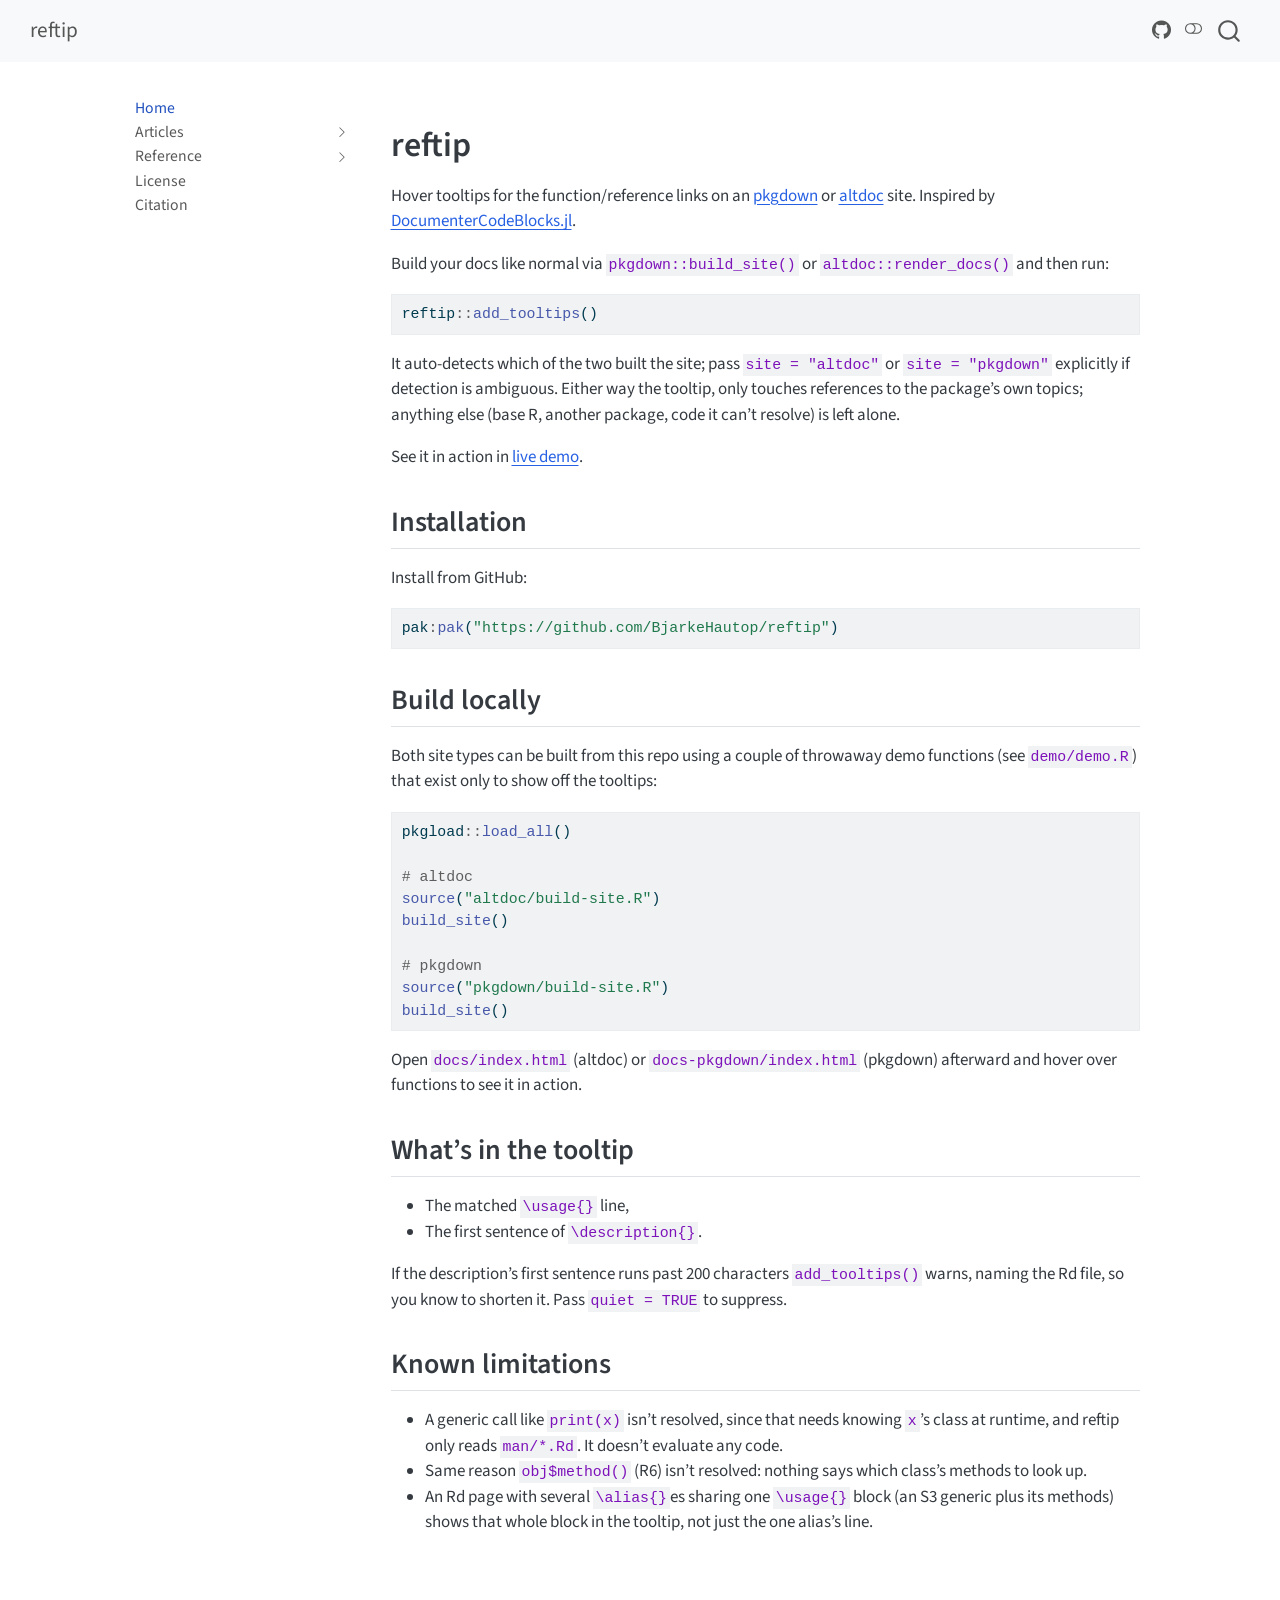
<file: index.html>
<!DOCTYPE html>
<html xmlns="http://www.w3.org/1999/xhtml" lang="en" xml:lang="en"><head>

<meta charset="utf-8">
<meta name="generator" content="quarto-1.10.19">

<meta name="viewport" content="width=device-width, initial-scale=1.0, user-scalable=yes">


<title>reftip</title>
<style>
/* Default styles provided by pandoc.
** See https://pandoc.org/MANUAL.html#variables-for-html for config info.
*/
span.smallcaps{font-variant: small-caps;}
div.columns{display: flex; gap: 1.5em;}
div.column{flex: auto;}
@media screen {
div.columns{gap: min(4vw, 1.5em);}
div.column{overflow-x: auto;}
}
div.hanging-indent{margin-left: 1.5em; text-indent: -1.5em;}
ul.task-list{list-style: none;}
ul.task-list li input[type="checkbox"] {
  width: 0.8em;
  margin: 0 0.8em 0.2em -1em; /* quarto-specific, see https://github.com/quarto-dev/quarto-cli/issues/4556 */ 
  vertical-align: middle;
}
/* CSS for syntax highlighting */
html { -webkit-text-size-adjust: 100%; }
pre > code.sourceCode { white-space: pre; position: relative; }
pre > code.sourceCode > span { display: inline-block; line-height: 1.25; }
pre > code.sourceCode > span:empty { height: 1.2em; }
.sourceCode { overflow: visible; }
code.sourceCode > span { color: inherit; text-decoration: inherit; }
div.sourceCode { margin: 1em 0; }
pre.sourceCode { margin: 0; }
@media screen {
div.sourceCode { overflow: auto; }
}
@media print {
pre > code.sourceCode { white-space: pre-wrap; }
pre > code.sourceCode > span { text-indent: -5em; padding-left: 5em; }
}
pre.numberSource code
  { counter-reset: source-line 0; }
pre.numberSource code > span
  { position: relative; left: -4em; counter-increment: source-line; }
pre.numberSource code > span > a:first-child::before
  { content: counter(source-line);
    position: relative; left: -1em; text-align: right; vertical-align: baseline;
    border: none; display: inline-block;
    -webkit-touch-callout: none; -webkit-user-select: none;
    -khtml-user-select: none; -moz-user-select: none;
    -ms-user-select: none; user-select: none;
    padding: 0 4px; width: 4em;
  }
pre.numberSource { margin-left: 3em;  padding-left: 4px; }
div.sourceCode
  {   }
@media screen {
pre > code.sourceCode > span > a:first-child::before { text-decoration: underline; }
}
</style>


<script src="site_libs/quarto-nav/quarto-nav.js"></script>
<script src="site_libs/quarto-nav/headroom.min.js"></script>
<script src="site_libs/clipboard/clipboard.min.js"></script>
<script src="site_libs/quarto-search/autocomplete.umd.js"></script>
<script src="site_libs/quarto-search/fuse.min.js"></script>
<script src="site_libs/quarto-search/quarto-search.js"></script>
<meta name="quarto:offset" content="./">
<script src="site_libs/quarto-html/quarto.js" type="module"></script>
<script src="site_libs/quarto-html/tabsets/tabsets.js" type="module"></script>
<script src="site_libs/quarto-html/popper.min.js"></script>
<script src="site_libs/quarto-html/tippy.umd.min.js"></script>
<script src="site_libs/quarto-html/anchor.min.js"></script>
<link href="site_libs/quarto-html/tippy.css" rel="stylesheet">
<link href="site_libs/quarto-html/quarto-syntax-highlighting-bf27225e3a48a9273f3daa8f8e829971.css" rel="stylesheet" class="quarto-color-scheme" id="quarto-text-highlighting-styles">
<link href="site_libs/quarto-html/quarto-syntax-highlighting-dark-b626d73c4c936ccc3cb08be7d45d1df6.css" rel="stylesheet" class="quarto-color-scheme quarto-color-alternate" id="quarto-text-highlighting-styles">
<link href="site_libs/quarto-html/quarto-syntax-highlighting-bf27225e3a48a9273f3daa8f8e829971.css" rel="stylesheet" class="quarto-color-scheme-extra" id="quarto-text-highlighting-styles">
<script src="site_libs/bootstrap/bootstrap.min.js"></script>
<link href="site_libs/bootstrap/bootstrap-icons.css" rel="stylesheet">
<link href="site_libs/bootstrap/bootstrap-1deb56cad4490743328e3ad100c37e93.min.css" rel="stylesheet" append-hash="true" class="quarto-color-scheme" id="quarto-bootstrap" data-mode="light">
<link href="site_libs/bootstrap/bootstrap-dark-f5364b49e66642d6ad6b839d3f61ce23.min.css" rel="stylesheet" append-hash="true" class="quarto-color-scheme quarto-color-alternate" id="quarto-bootstrap" data-mode="dark">
<link href="site_libs/bootstrap/bootstrap-1deb56cad4490743328e3ad100c37e93.min.css" rel="stylesheet" append-hash="true" class="quarto-color-scheme-extra" id="quarto-bootstrap" data-mode="light">
<script id="quarto-search-options" type="application/json">{
  "location": "navbar",
  "copy-button": false,
  "collapse-after": 3,
  "panel-placement": "end",
  "type": "overlay",
  "limit": 50,
  "keyboard-shortcut": [
    "f",
    "/",
    "s"
  ],
  "show-item-context": false,
  "language": {
    "search-no-results-text": "No results",
    "search-matching-documents-text": "matching documents",
    "search-copy-link-title": "Copy link to search",
    "search-hide-matches-text": "Hide additional matches",
    "search-more-match-text": "more match in this document",
    "search-more-matches-text": "more matches in this document",
    "search-clear-button-title": "Clear",
    "search-text-placeholder": "",
    "search-detached-cancel-button-title": "Cancel",
    "search-submit-button-title": "Submit",
    "search-label": "Search"
  }
}</script>
<script>
(function () {
  try {
    if (
      window.localStorage.getItem("quarto-color-scheme") === null &&
      window.matchMedia("(prefers-color-scheme: dark)").matches
    ) {
      window.localStorage.setItem("quarto-color-scheme", "alternate");
    }
  } catch (e) {
    // localStorage unavailable (e.g. file:// preview, blocked
    // storage) - fall back to Quarto's own light default.
  }
})();
</script>


<!-- reftip -->
<style>
.reftip-float{display:none;position:fixed;z-index:10000;min-width:220px;max-width:420px;background:var(--bs-body-bg,#1e1e1e);color:var(--bs-body-color,#eee);border:1px solid var(--bs-border-color,#444);border-radius:6px;padding:.5em .75em;font-size:.85em;line-height:1.4;box-shadow:0 4px 14px rgba(0,0,0,.35);white-space:normal;text-align:left;font-weight:normal;font-style:normal;}
.reftip-float .reftip-sig{display:block;white-space:pre-wrap;font-family:ui-monospace,SFMono-Regular,Consolas,monospace;font-weight:600;color:var(--bs-link-color,#9cdcfe);margin-bottom:.35em;background-color:transparent;padding:0;border-radius:0;}
.reftip-float .reftip-brief{margin:0;color:var(--bs-secondary-color,#ccc);}
a.reftip-ref{cursor:help;}
</style>
</head>

<body class="nav-sidebar floating nav-fixed fullcontent quarto-light"><script id="quarto-html-before-body" type="application/javascript">
    const toggleBodyColorMode = (bsSheetEl) => {
      const mode = bsSheetEl.getAttribute("data-mode");
      const bodyEl = window.document.querySelector("body");
      if (mode === "dark") {
        bodyEl.classList.add("quarto-dark");
        bodyEl.classList.remove("quarto-light");
      } else {
        bodyEl.classList.add("quarto-light");
        bodyEl.classList.remove("quarto-dark");
      }
    }
    const toggleBodyColorPrimary = () => {
      const bsSheetEl = window.document.querySelector("link#quarto-bootstrap:not([rel=disabled-stylesheet])");
      if (bsSheetEl) {
        toggleBodyColorMode(bsSheetEl);
      }
    }
    const setColorSchemeToggle = (alternate) => {
      const toggles = window.document.querySelectorAll('.quarto-color-scheme-toggle');
      for (let i=0; i < toggles.length; i++) {
        const toggle = toggles[i];
        if (toggle) {
          if (alternate) {
            toggle.classList.add("alternate");
          } else {
            toggle.classList.remove("alternate");
          }
        }
      }
    };
    const toggleColorMode = (alternate) => {
      // Switch the stylesheets
      const primaryStylesheets = window.document.querySelectorAll('link.quarto-color-scheme:not(.quarto-color-alternate)');
      const alternateStylesheets = window.document.querySelectorAll('link.quarto-color-scheme.quarto-color-alternate');
      manageTransitions('#quarto-margin-sidebar .nav-link', false);
      if (alternate) {
        // note: dark is layered on light, we don't disable primary!
        enableStylesheet(alternateStylesheets);
        for (const sheetNode of alternateStylesheets) {
          if (sheetNode.id === "quarto-bootstrap") {
            toggleBodyColorMode(sheetNode);
          }
        }
      } else {
        disableStylesheet(alternateStylesheets);
        enableStylesheet(primaryStylesheets)
        toggleBodyColorPrimary();
      }
      manageTransitions('#quarto-margin-sidebar .nav-link', true);
      // Switch the toggles
      setColorSchemeToggle(alternate)
      // Hack to workaround the fact that safari doesn't
      // properly recolor the scrollbar when toggling (#1455)
      if (navigator.userAgent.indexOf('Safari') > 0 && navigator.userAgent.indexOf('Chrome') == -1) {
        manageTransitions("body", false);
        window.scrollTo(0, 1);
        setTimeout(() => {
          window.scrollTo(0, 0);
          manageTransitions("body", true);
        }, 40);
      }
    }
    const disableStylesheet = (stylesheets) => {
      for (let i=0; i < stylesheets.length; i++) {
        const stylesheet = stylesheets[i];
        stylesheet.rel = 'disabled-stylesheet';
      }
    }
    const enableStylesheet = (stylesheets) => {
      for (let i=0; i < stylesheets.length; i++) {
        const stylesheet = stylesheets[i];
        if(stylesheet.rel !== 'stylesheet') { // for Chrome, which will still FOUC without this check
          stylesheet.rel = 'stylesheet';
        }
      }
    }
    const manageTransitions = (selector, allowTransitions) => {
      const els = window.document.querySelectorAll(selector);
      for (let i=0; i < els.length; i++) {
        const el = els[i];
        if (allowTransitions) {
          el.classList.remove('notransition');
        } else {
          el.classList.add('notransition');
        }
      }
    }
    const isFileUrl = () => {
      return window.location.protocol === 'file:';
    }
    const hasAlternateSentinel = () => {
      let styleSentinel = getColorSchemeSentinel();
      if (styleSentinel !== null) {
        return styleSentinel === "alternate";
      } else {
        return false;
      }
    }
    const setStyleSentinel = (alternate) => {
      const value = alternate ? "alternate" : "default";
      if (!isFileUrl()) {
        window.localStorage.setItem("quarto-color-scheme", value);
      } else {
        localAlternateSentinel = value;
      }
    }
    const getColorSchemeSentinel = () => {
      if (!isFileUrl()) {
        const storageValue = window.localStorage.getItem("quarto-color-scheme");
        return storageValue != null ? storageValue : localAlternateSentinel;
      } else {
        return localAlternateSentinel;
      }
    }
    const toggleGiscusIfUsed = (isAlternate, darkModeDefault) => {
      const baseTheme = document.querySelector('#giscus-base-theme')?.value ?? 'light';
      const alternateTheme = document.querySelector('#giscus-alt-theme')?.value ?? 'dark';
      let newTheme = '';
      if(authorPrefersDark) {
        newTheme = isAlternate ? baseTheme : alternateTheme;
      } else {
        newTheme = isAlternate ? alternateTheme : baseTheme;
      }
      const changeGiscusTheme = () => {
        // From: https://github.com/giscus/giscus/issues/336
        const sendMessage = (message) => {
          const iframe = document.querySelector('iframe.giscus-frame');
          if (!iframe) return;
          iframe.contentWindow.postMessage({ giscus: message }, 'https://giscus.app');
        }
        sendMessage({
          setConfig: {
            theme: newTheme
          }
        });
      }
      const isGiscussLoaded = window.document.querySelector('iframe.giscus-frame') !== null;
      if (isGiscussLoaded) {
        changeGiscusTheme();
      }
    };
    const authorPrefersDark = false;
    const darkModeDefault = authorPrefersDark;
      document.querySelector('link#quarto-text-highlighting-styles.quarto-color-scheme-extra').rel = 'disabled-stylesheet';
      document.querySelector('link#quarto-bootstrap.quarto-color-scheme-extra').rel = 'disabled-stylesheet';
    let localAlternateSentinel = darkModeDefault ? 'alternate' : 'default';
    // Dark / light mode switch
    window.quartoToggleColorScheme = () => {
      // Read the current dark / light value
      let toAlternate = !hasAlternateSentinel();
      toggleColorMode(toAlternate);
      setStyleSentinel(toAlternate);
      toggleGiscusIfUsed(toAlternate, darkModeDefault);
      window.dispatchEvent(new Event('resize'));
    };
    // Switch to dark mode if need be
    if (hasAlternateSentinel()) {
      toggleColorMode(true);
    } else {
      toggleColorMode(false);
    }
  </script>

<div id="quarto-search-results"></div>
  <header id="quarto-header" class="headroom fixed-top">
    <nav class="navbar navbar-expand-lg " data-bs-theme="dark">
      <div class="navbar-container container-fluid">
      <div class="navbar-brand-container mx-auto">
    <a class="navbar-brand" href="./index.html">
    <span class="navbar-title">reftip</span>
    </a>
  </div>
            <div id="quarto-search" class="" title="Search"></div>
          <button class="navbar-toggler" type="button" data-bs-toggle="collapse" data-bs-target="#navbarCollapse" aria-controls="navbarCollapse" role="menu" aria-expanded="false" aria-label="Toggle navigation" onclick="if (window.quartoToggleHeadroom) { window.quartoToggleHeadroom(); }">
  <span class="navbar-toggler-icon"></span>
</button>
          <div class="collapse navbar-collapse" id="navbarCollapse">
            <ul class="navbar-nav navbar-nav-scroll ms-auto">
  <li class="nav-item compact">
    <a class="nav-link" href="https://github.com/BjarkeHautop/reftip"> <i class="bi bi-github" role="img" aria-label="reftip GitHub">
</i> 
<span class="menu-text"></span></a>
  </li>  
</ul>
          </div> <!-- /navcollapse -->
            <div class="quarto-navbar-tools">
  <a href="" class="quarto-color-scheme-toggle quarto-navigation-tool  px-1" onclick="window.quartoToggleColorScheme(); return false;" title="Toggle dark mode"><i class="bi"></i></a>
</div>
      </div> <!-- /container-fluid -->
    </nav>
  <nav class="quarto-secondary-nav">
    <div class="container-fluid d-flex">
      <button type="button" class="quarto-btn-toggle btn" data-bs-toggle="collapse" role="button" data-bs-target=".quarto-sidebar-collapse-item" aria-controls="quarto-sidebar" aria-expanded="false" aria-label="Toggle sidebar navigation" onclick="if (window.quartoToggleHeadroom) { window.quartoToggleHeadroom(); }">
        <i class="bi bi-layout-text-sidebar-reverse"></i>
      </button>
        <nav class="quarto-page-breadcrumbs" aria-label="breadcrumb"><ol class="breadcrumb"><li class="breadcrumb-item"><a href="./index.html">Home</a></li></ol></nav>
        <a class="flex-grow-1" role="navigation" data-bs-toggle="collapse" data-bs-target=".quarto-sidebar-collapse-item" aria-controls="quarto-sidebar" aria-expanded="false" aria-label="Toggle sidebar navigation" onclick="if (window.quartoToggleHeadroom) { window.quartoToggleHeadroom(); }">      
        </a>
    </div>
  </nav>
</header>
<!-- content -->
<div id="quarto-content" class="quarto-container page-columns page-rows-contents page-layout-article page-navbar">
<!-- sidebar -->
  <nav id="quarto-sidebar" class="sidebar collapse collapse-horizontal quarto-sidebar-collapse-item sidebar-navigation floating overflow-auto">
    <div class="sidebar-menu-container"> 
    <ul class="list-unstyled mt-1">
        <li class="sidebar-item">
  <div class="sidebar-item-container"> 
  <a href="./index.html" class="sidebar-item-text sidebar-link active">
 <span class="menu-text">Home</span></a>
  </div>
</li>
        <li class="sidebar-item sidebar-item-section">
      <div class="sidebar-item-container"> 
            <a class="sidebar-item-text sidebar-link text-start collapsed" data-bs-toggle="collapse" data-bs-target="#quarto-sidebar-section-1" role="navigation" aria-expanded="false">
 <span class="menu-text">Articles</span></a>
          <a class="sidebar-item-toggle text-start collapsed" data-bs-toggle="collapse" data-bs-target="#quarto-sidebar-section-1" role="navigation" aria-expanded="false" aria-label="Toggle section">
            <i class="bi bi-chevron-right ms-2"></i>
          </a> 
      </div>
      <ul id="quarto-sidebar-section-1" class="collapse list-unstyled sidebar-section depth1 ">  
          <li class="sidebar-item">
  <div class="sidebar-item-container"> 
  <a href="./vignettes/demo.html" class="sidebar-item-text sidebar-link">
 <span class="menu-text">Live demo</span></a>
  </div>
</li>
      </ul>
  </li>
        <li class="sidebar-item sidebar-item-section">
      <div class="sidebar-item-container"> 
            <a class="sidebar-item-text sidebar-link text-start collapsed" data-bs-toggle="collapse" data-bs-target="#quarto-sidebar-section-2" role="navigation" aria-expanded="false">
 <span class="menu-text">Reference</span></a>
          <a class="sidebar-item-toggle text-start collapsed" data-bs-toggle="collapse" data-bs-target="#quarto-sidebar-section-2" role="navigation" aria-expanded="false" aria-label="Toggle section">
            <i class="bi bi-chevron-right ms-2"></i>
          </a> 
      </div>
      <ul id="quarto-sidebar-section-2" class="collapse list-unstyled sidebar-section depth1 ">  
          <li class="sidebar-item">
  <div class="sidebar-item-container"> 
  <a href="./man/add_tooltips.html" class="sidebar-item-text sidebar-link">
 <span class="menu-text">add_tooltips</span></a>
  </div>
</li>
          <li class="sidebar-item">
  <div class="sidebar-item-container"> 
  <a href="./man/animal.html" class="sidebar-item-text sidebar-link">
 <span class="menu-text">animal</span></a>
  </div>
</li>
          <li class="sidebar-item">
  <div class="sidebar-item-container"> 
  <a href="./man/build_topic_index.html" class="sidebar-item-text sidebar-link">
 <span class="menu-text">build_topic_index</span></a>
  </div>
</li>
          <li class="sidebar-item">
  <div class="sidebar-item-container"> 
  <a href="./man/greet.html" class="sidebar-item-text sidebar-link">
 <span class="menu-text">greet</span></a>
  </div>
</li>
      </ul>
  </li>
        <li class="sidebar-item">
  <div class="sidebar-item-container"> 
  <a href="./LICENSE.html" class="sidebar-item-text sidebar-link">
 <span class="menu-text">License</span></a>
  </div>
</li>
        <li class="sidebar-item">
  <div class="sidebar-item-container"> 
  <a href="./CITATION.html" class="sidebar-item-text sidebar-link">
 <span class="menu-text">Citation</span></a>
  </div>
</li>
    </ul>
    </div>
</nav>
<div id="quarto-sidebar-glass" class="quarto-sidebar-collapse-item" data-bs-toggle="collapse" data-bs-target=".quarto-sidebar-collapse-item"></div>
<!-- margin-sidebar -->
    
<!-- main -->
<main class="content" id="quarto-document-content"><header id="title-block-header" class="quarto-title-block"></header>





<section id="reftip" class="level1">
<h1>reftip</h1>
<p>Hover tooltips for the function/reference links on an <a href="https://pkgdown.r-lib.org/">pkgdown</a> or <a href="https://github.com/etiennebacher/altdoc">altdoc</a> site. Inspired by <a href="https://fredrikekre.github.io/DocumenterCodeBlocks.jl/dev/">DocumenterCodeBlocks.jl</a>.</p>
<p>Build your docs like normal via <code>pkgdown::build_site()</code> or <code>altdoc::render_docs()</code> and then run:</p>
<div class="code-copy-outer-scaffold"><div class="sourceCode" id="cb1"><pre class="sourceCode r code-with-copy"><code class="sourceCode r"><span id="cb1-1"><a href="#cb1-1" aria-hidden="true" tabindex="-1"></a>reftip<span class="sc">::</span><span class="fu"><a class="reftip-ref" data-reftip="t1" href="man/add_tooltips.html">add_tooltips</a></span>()</span></code></pre></div><button title="Copy to Clipboard" class="code-copy-button"><i class="bi"></i></button></div>
<p>It auto-detects which of the two built the site; pass <code>site = "altdoc"</code> or <code>site = "pkgdown"</code> explicitly if detection is ambiguous. Either way the tooltip, only touches references to the package’s own topics; anything else (base R, another package, code it can’t resolve) is left alone.</p>
<p>See it in action in <a href="https://bjarkehautop.github.io/reftip/vignettes/demo.html">live demo</a>.</p>
<section id="installation" class="level2">
<h2 class="anchored" data-anchor-id="installation">Installation</h2>
<p>Install from GitHub:</p>
<div class="code-copy-outer-scaffold"><div class="sourceCode" id="cb2"><pre class="sourceCode r code-with-copy"><code class="sourceCode r"><span id="cb2-1"><a href="#cb2-1" aria-hidden="true" tabindex="-1"></a>pak<span class="sc">:</span><span class="fu">pak</span>(<span class="st">"https://github.com/BjarkeHautop/reftip"</span>)</span></code></pre></div><button title="Copy to Clipboard" class="code-copy-button"><i class="bi"></i></button></div>
</section>
<section id="build-locally" class="level2">
<h2 class="anchored" data-anchor-id="build-locally">Build locally</h2>
<p>Both site types can be built from this repo using a couple of throwaway demo functions (see <code>demo/demo.R</code>) that exist only to show off the tooltips:</p>
<div class="code-copy-outer-scaffold"><div class="sourceCode" id="cb3"><pre class="sourceCode r code-with-copy"><code class="sourceCode r"><span id="cb3-1"><a href="#cb3-1" aria-hidden="true" tabindex="-1"></a>pkgload<span class="sc">::</span><span class="fu">load_all</span>()</span>
<span id="cb3-2"><a href="#cb3-2" aria-hidden="true" tabindex="-1"></a></span>
<span id="cb3-3"><a href="#cb3-3" aria-hidden="true" tabindex="-1"></a><span class="co"># altdoc</span></span>
<span id="cb3-4"><a href="#cb3-4" aria-hidden="true" tabindex="-1"></a><span class="fu">source</span>(<span class="st">"altdoc/build-site.R"</span>)</span>
<span id="cb3-5"><a href="#cb3-5" aria-hidden="true" tabindex="-1"></a><span class="fu">build_site</span>()</span>
<span id="cb3-6"><a href="#cb3-6" aria-hidden="true" tabindex="-1"></a></span>
<span id="cb3-7"><a href="#cb3-7" aria-hidden="true" tabindex="-1"></a><span class="co"># pkgdown</span></span>
<span id="cb3-8"><a href="#cb3-8" aria-hidden="true" tabindex="-1"></a><span class="fu">source</span>(<span class="st">"pkgdown/build-site.R"</span>)</span>
<span id="cb3-9"><a href="#cb3-9" aria-hidden="true" tabindex="-1"></a><span class="fu">build_site</span>()</span></code></pre></div><button title="Copy to Clipboard" class="code-copy-button"><i class="bi"></i></button></div>
<p>Open <code>docs/index.html</code> (altdoc) or <code>docs-pkgdown/index.html</code> (pkgdown) afterward and hover over functions to see it in action.</p>
</section>
<section id="whats-in-the-tooltip" class="level2">
<h2 class="anchored" data-anchor-id="whats-in-the-tooltip">What’s in the tooltip</h2>
<ul>
<li>The matched <code>\usage{}</code> line,</li>
<li>The first sentence of <code>\description{}</code>.</li>
</ul>
<p>If the description’s first sentence runs past 200 characters <code><a class="reftip-ref" data-reftip="t1" href="man/add_tooltips.html">add_tooltips()</a></code> warns, naming the Rd file, so you know to shorten it. Pass <code>quiet = TRUE</code> to suppress.</p>
</section>
<section id="known-limitations" class="level2">
<h2 class="anchored" data-anchor-id="known-limitations">Known limitations</h2>
<ul>
<li>A generic call like <code>print(x)</code> isn’t resolved, since that needs knowing <code>x</code>’s class at runtime, and reftip only reads <code>man/*.Rd</code>. It doesn’t evaluate any code.</li>
<li>Same reason <code>obj$method()</code> (R6) isn’t resolved: nothing says which class’s methods to look up.</li>
<li>An Rd page with several <code>\alias{}</code>es sharing one <code>\usage{}</code> block (an S3 generic plus its methods) shows that whole block in the tooltip, not just the one alias’s line.</li>
</ul>


</section>
</section>

</main> <!-- /main -->
<script id="quarto-html-after-body" type="application/javascript">
  window.document.addEventListener("DOMContentLoaded", function (event) {
    // Ensure there is a toggle, if there isn't float one in the top right
    if (window.document.querySelector('.quarto-color-scheme-toggle') === null) {
      const a = window.document.createElement('a');
      a.classList.add('top-right');
      a.classList.add('quarto-color-scheme-toggle');
      a.href = "";
      a.onclick = function() { try { window.quartoToggleColorScheme(); } catch {} return false; };
      const i = window.document.createElement("i");
      i.classList.add('bi');
      a.appendChild(i);
      window.document.body.appendChild(a);
    }
    setColorSchemeToggle(hasAlternateSentinel())
    const icon = "";
    const anchorJS = new window.AnchorJS();
    anchorJS.options = {
      placement: 'right',
      icon: icon
    };
    anchorJS.add('.anchored');
    const isCodeAnnotation = (el) => {
      for (const clz of el.classList) {
        if (clz.startsWith('code-annotation-')) {                     
          return true;
        }
      }
      return false;
    }
    const onCopySuccess = function(e) {
      // button target
      const button = e.trigger;
      // don't keep focus
      button.blur();
      // flash "checked"
      button.classList.add('code-copy-button-checked');
      var currentTitle = button.getAttribute("title");
      button.setAttribute("title", "Copied!");
      let tooltip;
      if (window.bootstrap) {
        button.setAttribute("data-bs-toggle", "tooltip");
        button.setAttribute("data-bs-placement", "left");
        button.setAttribute("data-bs-title", "Copied!");
        tooltip = new bootstrap.Tooltip(button, 
          { trigger: "manual", 
            customClass: "code-copy-button-tooltip",
            offset: [0, -8]});
        tooltip.show();    
      }
      setTimeout(function() {
        if (tooltip) {
          tooltip.hide();
          button.removeAttribute("data-bs-title");
          button.removeAttribute("data-bs-toggle");
          button.removeAttribute("data-bs-placement");
        }
        button.setAttribute("title", currentTitle);
        button.classList.remove('code-copy-button-checked');
      }, 1000);
      // clear code selection
      e.clearSelection();
    }
    const getTextToCopy = function(trigger) {
      const outerScaffold = trigger.parentElement.cloneNode(true);
      const codeEl = outerScaffold.querySelector('code');
      for (const childEl of codeEl.children) {
        if (isCodeAnnotation(childEl)) {
          childEl.remove();
        }
      }
      return codeEl.innerText;
    }
    const clipboard = new window.ClipboardJS('.code-copy-button:not([data-in-quarto-modal])', {
      text: getTextToCopy
    });
    clipboard.on('success', onCopySuccess);
    if (window.document.getElementById('quarto-embedded-source-code-modal')) {
      const clipboardModal = new window.ClipboardJS('.code-copy-button[data-in-quarto-modal]', {
        text: getTextToCopy,
        container: window.document.getElementById('quarto-embedded-source-code-modal')
      });
      clipboardModal.on('success', onCopySuccess);
    }
      var localhostRegex = new RegExp(/^(?:http|https):\/\/localhost\:?[0-9]*\//);
      var mailtoRegex = new RegExp(/^mailto:/);
        var filterRegex = new RegExp('/' + window.location.host + '/');
      var isInternal = (href) => {
          return filterRegex.test(href) || localhostRegex.test(href) || mailtoRegex.test(href);
      }
      // Inspect non-navigation links and adorn them if external
     var links = window.document.querySelectorAll('a[href]:not(.nav-link):not(.navbar-brand):not(.toc-action):not(.sidebar-link):not(.sidebar-item-toggle):not(.pagination-link):not(.no-external):not([aria-hidden]):not(.dropdown-item):not(.quarto-navigation-tool):not(.about-link)');
      for (var i=0; i<links.length; i++) {
        const link = links[i];
        if (!isInternal(link.href)) {
          // undo the damage that might have been done by quarto-nav.js in the case of
          // links that we want to consider external
          if (link.dataset.originalHref !== undefined) {
            link.href = link.dataset.originalHref;
          }
        }
      }
    function tippyHover(el, contentFn, onTriggerFn, onUntriggerFn) {
      const config = {
        allowHTML: true,
        maxWidth: 500,
        delay: 100,
        arrow: false,
        appendTo: function(el) {
            return el.parentElement;
        },
        interactive: true,
        interactiveBorder: 10,
        theme: 'quarto',
        placement: 'bottom-start',
      };
      if (contentFn) {
        config.content = contentFn;
      }
      if (onTriggerFn) {
        config.onTrigger = onTriggerFn;
      }
      if (onUntriggerFn) {
        config.onUntrigger = onUntriggerFn;
      }
      window.tippy(el, config); 
    }
    const noterefs = window.document.querySelectorAll('a[role="doc-noteref"]');
    for (var i=0; i<noterefs.length; i++) {
      const ref = noterefs[i];
      tippyHover(ref, function() {
        // use id or data attribute instead here
        let href = ref.getAttribute('data-footnote-href') || ref.getAttribute('href');
        try { href = new URL(href).hash; } catch {}
        const id = href.replace(/^#\/?/, "");
        const note = window.document.getElementById(id);
        if (note) {
          return note.innerHTML;
        } else {
          return "";
        }
      });
    }
    const xrefs = window.document.querySelectorAll('a.quarto-xref');
    const processXRef = (id, note) => {
      // Strip column container classes
      const stripColumnClz = (el) => {
        el.classList.remove("page-full", "page-columns");
        if (el.children) {
          for (const child of el.children) {
            stripColumnClz(child);
          }
        }
      }
      stripColumnClz(note)
      if (id === null || id.startsWith('sec-')) {
        // Special case sections, only their first couple elements
        const container = document.createElement("div");
        if (note.children && note.children.length > 2) {
          container.appendChild(note.children[0].cloneNode(true));
          for (let i = 1; i < note.children.length; i++) {
            const child = note.children[i];
            if (child.tagName === "P" && child.innerText === "") {
              continue;
            } else {
              container.appendChild(child.cloneNode(true));
              break;
            }
          }
          if (window.Quarto?.typesetMath) {
            window.Quarto.typesetMath(container);
          }
          return container.innerHTML
        } else {
          if (window.Quarto?.typesetMath) {
            window.Quarto.typesetMath(note);
          }
          return note.innerHTML;
        }
      } else {
        // Remove any anchor links if they are present
        const anchorLink = note.querySelector('a.anchorjs-link');
        if (anchorLink) {
          anchorLink.remove();
        }
        if (window.Quarto?.typesetMath) {
          window.Quarto.typesetMath(note);
        }
        if (note.classList.contains("callout")) {
          return note.outerHTML;
        } else {
          return note.innerHTML;
        }
      }
    }
    for (var i=0; i<xrefs.length; i++) {
      const xref = xrefs[i];
      tippyHover(xref, undefined, function(instance) {
        instance.disable();
        let url = xref.getAttribute('href');
        let hash = undefined; 
        if (url.startsWith('#')) {
          hash = url;
        } else {
          try { hash = new URL(url).hash; } catch {}
        }
        if (hash) {
          const id = hash.replace(/^#\/?/, "");
          const note = window.document.getElementById(id);
          if (note !== null) {
            try {
              const html = processXRef(id, note.cloneNode(true));
              instance.setContent(html);
            } finally {
              instance.enable();
              instance.show();
            }
          } else {
            // See if we can fetch this
            fetch(url.split('#')[0])
            .then(res => res.text())
            .then(html => {
              const parser = new DOMParser();
              const htmlDoc = parser.parseFromString(html, "text/html");
              const note = htmlDoc.getElementById(id);
              if (note !== null) {
                const html = processXRef(id, note);
                instance.setContent(html);
              } 
            }).finally(() => {
              instance.enable();
              instance.show();
            });
          }
        } else {
          // See if we can fetch a full url (with no hash to target)
          // This is a special case and we should probably do some content thinning / targeting
          fetch(url)
          .then(res => res.text())
          .then(html => {
            const parser = new DOMParser();
            const htmlDoc = parser.parseFromString(html, "text/html");
            const note = htmlDoc.querySelector('main.content');
            if (note !== null) {
              // This should only happen for chapter cross references
              // (since there is no id in the URL)
              // remove the first header
              if (note.children.length > 0 && note.children[0].tagName === "HEADER") {
                note.children[0].remove();
              }
              const html = processXRef(null, note);
              instance.setContent(html);
            } 
          }).finally(() => {
            instance.enable();
            instance.show();
          });
        }
      }, function(instance) {
      });
    }
        let selectedAnnoteEl;
        const selectorForAnnotation = ( cell, annotation) => {
          let cellAttr = 'data-code-cell="' + cell + '"';
          let lineAttr = 'data-code-annotation="' +  annotation + '"';
          const selector = 'span[' + cellAttr + '][' + lineAttr + ']';
          return selector;
        }
        const selectCodeLines = (annoteEl) => {
          const doc = window.document;
          const targetCell = annoteEl.getAttribute("data-target-cell");
          const targetAnnotation = annoteEl.getAttribute("data-target-annotation");
          const annoteSpan = window.document.querySelector(selectorForAnnotation(targetCell, targetAnnotation));
          const lines = annoteSpan.getAttribute("data-code-lines").split(",");
          const lineIds = lines.map((line) => {
            return targetCell + "-" + line;
          })
          let top = null;
          let height = null;
          let parent = null;
          if (lineIds.length > 0) {
              //compute the position of the single el (top and bottom and make a div)
              const el = window.document.getElementById(lineIds[0]);
              top = el.offsetTop;
              height = el.offsetHeight;
              parent = el.parentElement.parentElement;
            if (lineIds.length > 1) {
              const lastEl = window.document.getElementById(lineIds[lineIds.length - 1]);
              const bottom = lastEl.offsetTop + lastEl.offsetHeight;
              height = bottom - top;
            }
            if (top !== null && height !== null && parent !== null) {
              // cook up a div (if necessary) and position it 
              let div = window.document.getElementById("code-annotation-line-highlight");
              if (div === null) {
                div = window.document.createElement("div");
                div.setAttribute("id", "code-annotation-line-highlight");
                div.style.position = 'absolute';
                parent.appendChild(div);
              }
              div.style.top = top - 2 + "px";
              div.style.height = height + 4 + "px";
              div.style.left = 0;
              let gutterDiv = window.document.getElementById("code-annotation-line-highlight-gutter");
              if (gutterDiv === null) {
                gutterDiv = window.document.createElement("div");
                gutterDiv.setAttribute("id", "code-annotation-line-highlight-gutter");
                gutterDiv.style.position = 'absolute';
                const codeCell = window.document.getElementById(targetCell);
                const gutter = codeCell.querySelector('.code-annotation-gutter');
                gutter.appendChild(gutterDiv);
              }
              gutterDiv.style.top = top - 2 + "px";
              gutterDiv.style.height = height + 4 + "px";
            }
            selectedAnnoteEl = annoteEl;
          }
        };
        const unselectCodeLines = () => {
          const elementsIds = ["code-annotation-line-highlight", "code-annotation-line-highlight-gutter"];
          elementsIds.forEach((elId) => {
            const div = window.document.getElementById(elId);
            if (div) {
              div.remove();
            }
          });
          selectedAnnoteEl = undefined;
        };
          // Handle positioning of the toggle
      window.addEventListener(
        "resize",
        throttle(() => {
          elRect = undefined;
          if (selectedAnnoteEl) {
            selectCodeLines(selectedAnnoteEl);
          }
        }, 10)
      );
      function throttle(fn, ms) {
      let throttle = false;
      let timer;
        return (...args) => {
          if(!throttle) { // first call gets through
              fn.apply(this, args);
              throttle = true;
          } else { // all the others get throttled
              if(timer) clearTimeout(timer); // cancel #2
              timer = setTimeout(() => {
                fn.apply(this, args);
                timer = throttle = false;
              }, ms);
          }
        };
      }
        // Attach click handler to the DT
        const annoteDls = window.document.querySelectorAll('dt[data-target-cell]');
        for (const annoteDlNode of annoteDls) {
          annoteDlNode.addEventListener('click', (event) => {
            const clickedEl = event.target;
            if (clickedEl !== selectedAnnoteEl) {
              unselectCodeLines();
              const activeEl = window.document.querySelector('dt[data-target-cell].code-annotation-active');
              if (activeEl) {
                activeEl.classList.remove('code-annotation-active');
              }
              selectCodeLines(clickedEl);
              clickedEl.classList.add('code-annotation-active');
            } else {
              // Unselect the line
              unselectCodeLines();
              clickedEl.classList.remove('code-annotation-active');
            }
          });
        }
    const findCites = (el) => {
      const parentEl = el.parentElement;
      if (parentEl) {
        const cites = parentEl.dataset.cites;
        if (cites) {
          return {
            el,
            cites: cites.split(' ')
          };
        } else {
          return findCites(el.parentElement)
        }
      } else {
        return undefined;
      }
    };
    var bibliorefs = window.document.querySelectorAll('a[role="doc-biblioref"]');
    for (var i=0; i<bibliorefs.length; i++) {
      const ref = bibliorefs[i];
      const citeInfo = findCites(ref);
      if (citeInfo) {
        tippyHover(citeInfo.el, function() {
          var popup = window.document.createElement('div');
          citeInfo.cites.forEach(function(cite) {
            var citeDiv = window.document.createElement('div');
            citeDiv.classList.add('hanging-indent');
            citeDiv.classList.add('csl-entry');
            var biblioDiv = window.document.getElementById('ref-' + cite);
            if (biblioDiv) {
              citeDiv.innerHTML = biblioDiv.innerHTML;
            }
            popup.appendChild(citeDiv);
          });
          return popup.innerHTML;
        });
      }
    }
  });
  </script>
</div> <!-- /content -->




<div class="reftip-payload" hidden><div class="reftip-tip" data-for="t1"><code class="reftip-sig">add_tooltips(
  path = &quot;.&quot;,
  docs_dir = NULL,
  site = c(&quot;auto&quot;, &quot;altdoc&quot;, &quot;pkgdown&quot;),
  quiet = FALSE
)</code><span class="reftip-brief">Run after you build docs with <code>altdoc::render_docs()</code> or <code>pkgdown::build_site()</code>.</span></div></div>
<script>
(function(){
  var payload = document.currentScript.previousElementSibling;
  var float = document.createElement('div');
  float.className = 'reftip-float';
  float.setAttribute('role', 'tooltip');
  document.body.appendChild(float);
  var hideTimer;
  function place(el){
    var r = el.getBoundingClientRect();
    var top = r.bottom + 6;
    var left = r.left;
    var maxLeft = window.innerWidth - float.offsetWidth - 8;
    if (left > maxLeft) left = Math.max(8, maxLeft);
    var maxTop = window.innerHeight - float.offsetHeight - 8;
    if (top > maxTop) top = Math.max(8, r.top - float.offsetHeight - 6);
    float.style.top = top + 'px';
    float.style.left = left + 'px';
  }
  function show(el){
    var key = el.getAttribute('data-reftip');
    var tip = payload.querySelector('[data-for="' + key + '"]');
    if (!tip) return;
    float.innerHTML = tip.innerHTML;
    float.style.display = 'block';
    place(el);
  }
  function hide(){ float.style.display = 'none'; }
  function cancelHide(){ clearTimeout(hideTimer); }
  function scheduleHide(){ hideTimer = setTimeout(hide, 150); }
  var links = document.querySelectorAll('a.reftip-ref');
  for (var i = 0; i < links.length; i++) {
    (function(el){
      el.addEventListener('mouseenter', function(){ cancelHide(); show(el); });
      el.addEventListener('mouseleave', scheduleHide);
      el.addEventListener('focus', function(){ show(el); });
      el.addEventListener('blur', hide);
    })(links[i]);
  }
  float.addEventListener('mouseenter', cancelHide);
  float.addEventListener('mouseleave', scheduleHide);
})();
</script>
</body></html>
</file>
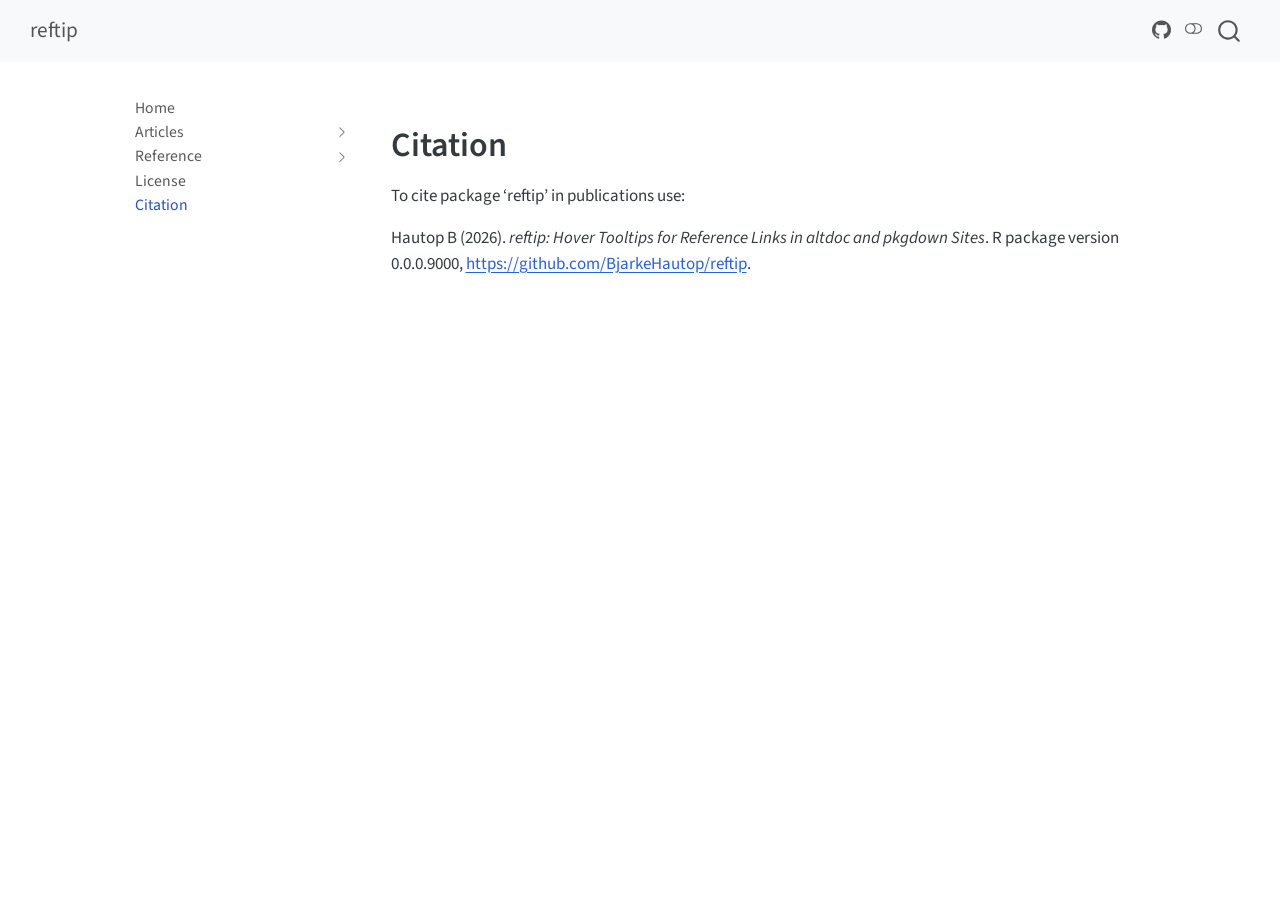
<file: CITATION.html>
<!DOCTYPE html>
<html xmlns="http://www.w3.org/1999/xhtml" lang="en" xml:lang="en"><head>

<meta charset="utf-8">
<meta name="generator" content="quarto-1.10.19">

<meta name="viewport" content="width=device-width, initial-scale=1.0, user-scalable=yes">


<title>citation – reftip</title>
<style>
/* Default styles provided by pandoc.
** See https://pandoc.org/MANUAL.html#variables-for-html for config info.
*/
span.smallcaps{font-variant: small-caps;}
div.columns{display: flex; gap: 1.5em;}
div.column{flex: auto;}
@media screen {
div.columns{gap: min(4vw, 1.5em);}
div.column{overflow-x: auto;}
}
div.hanging-indent{margin-left: 1.5em; text-indent: -1.5em;}
ul.task-list{list-style: none;}
ul.task-list li input[type="checkbox"] {
  width: 0.8em;
  margin: 0 0.8em 0.2em -1em; /* quarto-specific, see https://github.com/quarto-dev/quarto-cli/issues/4556 */ 
  vertical-align: middle;
}
</style>


<script src="site_libs/quarto-nav/quarto-nav.js"></script>
<script src="site_libs/quarto-nav/headroom.min.js"></script>
<script src="site_libs/clipboard/clipboard.min.js"></script>
<script src="site_libs/quarto-search/autocomplete.umd.js"></script>
<script src="site_libs/quarto-search/fuse.min.js"></script>
<script src="site_libs/quarto-search/quarto-search.js"></script>
<meta name="quarto:offset" content="./">
<script src="site_libs/quarto-html/quarto.js" type="module"></script>
<script src="site_libs/quarto-html/tabsets/tabsets.js" type="module"></script>
<script src="site_libs/quarto-html/popper.min.js"></script>
<script src="site_libs/quarto-html/tippy.umd.min.js"></script>
<script src="site_libs/quarto-html/anchor.min.js"></script>
<link href="site_libs/quarto-html/tippy.css" rel="stylesheet">
<link href="site_libs/quarto-html/quarto-syntax-highlighting-bf27225e3a48a9273f3daa8f8e829971.css" rel="stylesheet" class="quarto-color-scheme" id="quarto-text-highlighting-styles">
<link href="site_libs/quarto-html/quarto-syntax-highlighting-dark-b626d73c4c936ccc3cb08be7d45d1df6.css" rel="stylesheet" class="quarto-color-scheme quarto-color-alternate" id="quarto-text-highlighting-styles">
<link href="site_libs/quarto-html/quarto-syntax-highlighting-bf27225e3a48a9273f3daa8f8e829971.css" rel="stylesheet" class="quarto-color-scheme-extra" id="quarto-text-highlighting-styles">
<script src="site_libs/bootstrap/bootstrap.min.js"></script>
<link href="site_libs/bootstrap/bootstrap-icons.css" rel="stylesheet">
<link href="site_libs/bootstrap/bootstrap-1deb56cad4490743328e3ad100c37e93.min.css" rel="stylesheet" append-hash="true" class="quarto-color-scheme" id="quarto-bootstrap" data-mode="light">
<link href="site_libs/bootstrap/bootstrap-dark-f5364b49e66642d6ad6b839d3f61ce23.min.css" rel="stylesheet" append-hash="true" class="quarto-color-scheme quarto-color-alternate" id="quarto-bootstrap" data-mode="dark">
<link href="site_libs/bootstrap/bootstrap-1deb56cad4490743328e3ad100c37e93.min.css" rel="stylesheet" append-hash="true" class="quarto-color-scheme-extra" id="quarto-bootstrap" data-mode="light">
<script id="quarto-search-options" type="application/json">{
  "location": "navbar",
  "copy-button": false,
  "collapse-after": 3,
  "panel-placement": "end",
  "type": "overlay",
  "limit": 50,
  "keyboard-shortcut": [
    "f",
    "/",
    "s"
  ],
  "show-item-context": false,
  "language": {
    "search-no-results-text": "No results",
    "search-matching-documents-text": "matching documents",
    "search-copy-link-title": "Copy link to search",
    "search-hide-matches-text": "Hide additional matches",
    "search-more-match-text": "more match in this document",
    "search-more-matches-text": "more matches in this document",
    "search-clear-button-title": "Clear",
    "search-text-placeholder": "",
    "search-detached-cancel-button-title": "Cancel",
    "search-submit-button-title": "Submit",
    "search-label": "Search"
  }
}</script>
<script>
(function () {
  try {
    if (
      window.localStorage.getItem("quarto-color-scheme") === null &&
      window.matchMedia("(prefers-color-scheme: dark)").matches
    ) {
      window.localStorage.setItem("quarto-color-scheme", "alternate");
    }
  } catch (e) {
    // localStorage unavailable (e.g. file:// preview, blocked
    // storage) - fall back to Quarto's own light default.
  }
})();
</script>


</head>

<body class="nav-sidebar floating nav-fixed fullcontent quarto-light"><script id="quarto-html-before-body" type="application/javascript">
    const toggleBodyColorMode = (bsSheetEl) => {
      const mode = bsSheetEl.getAttribute("data-mode");
      const bodyEl = window.document.querySelector("body");
      if (mode === "dark") {
        bodyEl.classList.add("quarto-dark");
        bodyEl.classList.remove("quarto-light");
      } else {
        bodyEl.classList.add("quarto-light");
        bodyEl.classList.remove("quarto-dark");
      }
    }
    const toggleBodyColorPrimary = () => {
      const bsSheetEl = window.document.querySelector("link#quarto-bootstrap:not([rel=disabled-stylesheet])");
      if (bsSheetEl) {
        toggleBodyColorMode(bsSheetEl);
      }
    }
    const setColorSchemeToggle = (alternate) => {
      const toggles = window.document.querySelectorAll('.quarto-color-scheme-toggle');
      for (let i=0; i < toggles.length; i++) {
        const toggle = toggles[i];
        if (toggle) {
          if (alternate) {
            toggle.classList.add("alternate");
          } else {
            toggle.classList.remove("alternate");
          }
        }
      }
    };
    const toggleColorMode = (alternate) => {
      // Switch the stylesheets
      const primaryStylesheets = window.document.querySelectorAll('link.quarto-color-scheme:not(.quarto-color-alternate)');
      const alternateStylesheets = window.document.querySelectorAll('link.quarto-color-scheme.quarto-color-alternate');
      manageTransitions('#quarto-margin-sidebar .nav-link', false);
      if (alternate) {
        // note: dark is layered on light, we don't disable primary!
        enableStylesheet(alternateStylesheets);
        for (const sheetNode of alternateStylesheets) {
          if (sheetNode.id === "quarto-bootstrap") {
            toggleBodyColorMode(sheetNode);
          }
        }
      } else {
        disableStylesheet(alternateStylesheets);
        enableStylesheet(primaryStylesheets)
        toggleBodyColorPrimary();
      }
      manageTransitions('#quarto-margin-sidebar .nav-link', true);
      // Switch the toggles
      setColorSchemeToggle(alternate)
      // Hack to workaround the fact that safari doesn't
      // properly recolor the scrollbar when toggling (#1455)
      if (navigator.userAgent.indexOf('Safari') > 0 && navigator.userAgent.indexOf('Chrome') == -1) {
        manageTransitions("body", false);
        window.scrollTo(0, 1);
        setTimeout(() => {
          window.scrollTo(0, 0);
          manageTransitions("body", true);
        }, 40);
      }
    }
    const disableStylesheet = (stylesheets) => {
      for (let i=0; i < stylesheets.length; i++) {
        const stylesheet = stylesheets[i];
        stylesheet.rel = 'disabled-stylesheet';
      }
    }
    const enableStylesheet = (stylesheets) => {
      for (let i=0; i < stylesheets.length; i++) {
        const stylesheet = stylesheets[i];
        if(stylesheet.rel !== 'stylesheet') { // for Chrome, which will still FOUC without this check
          stylesheet.rel = 'stylesheet';
        }
      }
    }
    const manageTransitions = (selector, allowTransitions) => {
      const els = window.document.querySelectorAll(selector);
      for (let i=0; i < els.length; i++) {
        const el = els[i];
        if (allowTransitions) {
          el.classList.remove('notransition');
        } else {
          el.classList.add('notransition');
        }
      }
    }
    const isFileUrl = () => {
      return window.location.protocol === 'file:';
    }
    const hasAlternateSentinel = () => {
      let styleSentinel = getColorSchemeSentinel();
      if (styleSentinel !== null) {
        return styleSentinel === "alternate";
      } else {
        return false;
      }
    }
    const setStyleSentinel = (alternate) => {
      const value = alternate ? "alternate" : "default";
      if (!isFileUrl()) {
        window.localStorage.setItem("quarto-color-scheme", value);
      } else {
        localAlternateSentinel = value;
      }
    }
    const getColorSchemeSentinel = () => {
      if (!isFileUrl()) {
        const storageValue = window.localStorage.getItem("quarto-color-scheme");
        return storageValue != null ? storageValue : localAlternateSentinel;
      } else {
        return localAlternateSentinel;
      }
    }
    const toggleGiscusIfUsed = (isAlternate, darkModeDefault) => {
      const baseTheme = document.querySelector('#giscus-base-theme')?.value ?? 'light';
      const alternateTheme = document.querySelector('#giscus-alt-theme')?.value ?? 'dark';
      let newTheme = '';
      if(authorPrefersDark) {
        newTheme = isAlternate ? baseTheme : alternateTheme;
      } else {
        newTheme = isAlternate ? alternateTheme : baseTheme;
      }
      const changeGiscusTheme = () => {
        // From: https://github.com/giscus/giscus/issues/336
        const sendMessage = (message) => {
          const iframe = document.querySelector('iframe.giscus-frame');
          if (!iframe) return;
          iframe.contentWindow.postMessage({ giscus: message }, 'https://giscus.app');
        }
        sendMessage({
          setConfig: {
            theme: newTheme
          }
        });
      }
      const isGiscussLoaded = window.document.querySelector('iframe.giscus-frame') !== null;
      if (isGiscussLoaded) {
        changeGiscusTheme();
      }
    };
    const authorPrefersDark = false;
    const darkModeDefault = authorPrefersDark;
      document.querySelector('link#quarto-text-highlighting-styles.quarto-color-scheme-extra').rel = 'disabled-stylesheet';
      document.querySelector('link#quarto-bootstrap.quarto-color-scheme-extra').rel = 'disabled-stylesheet';
    let localAlternateSentinel = darkModeDefault ? 'alternate' : 'default';
    // Dark / light mode switch
    window.quartoToggleColorScheme = () => {
      // Read the current dark / light value
      let toAlternate = !hasAlternateSentinel();
      toggleColorMode(toAlternate);
      setStyleSentinel(toAlternate);
      toggleGiscusIfUsed(toAlternate, darkModeDefault);
      window.dispatchEvent(new Event('resize'));
    };
    // Switch to dark mode if need be
    if (hasAlternateSentinel()) {
      toggleColorMode(true);
    } else {
      toggleColorMode(false);
    }
  </script>

<div id="quarto-search-results"></div>
  <header id="quarto-header" class="headroom fixed-top">
    <nav class="navbar navbar-expand-lg " data-bs-theme="dark">
      <div class="navbar-container container-fluid">
      <div class="navbar-brand-container mx-auto">
    <a class="navbar-brand" href="./index.html">
    <span class="navbar-title">reftip</span>
    </a>
  </div>
            <div id="quarto-search" class="" title="Search"></div>
          <button class="navbar-toggler" type="button" data-bs-toggle="collapse" data-bs-target="#navbarCollapse" aria-controls="navbarCollapse" role="menu" aria-expanded="false" aria-label="Toggle navigation" onclick="if (window.quartoToggleHeadroom) { window.quartoToggleHeadroom(); }">
  <span class="navbar-toggler-icon"></span>
</button>
          <div class="collapse navbar-collapse" id="navbarCollapse">
            <ul class="navbar-nav navbar-nav-scroll ms-auto">
  <li class="nav-item compact">
    <a class="nav-link" href="https://github.com/BjarkeHautop/reftip"> <i class="bi bi-github" role="img" aria-label="reftip GitHub">
</i> 
<span class="menu-text"></span></a>
  </li>  
</ul>
          </div> <!-- /navcollapse -->
            <div class="quarto-navbar-tools">
  <a href="" class="quarto-color-scheme-toggle quarto-navigation-tool  px-1" onclick="window.quartoToggleColorScheme(); return false;" title="Toggle dark mode"><i class="bi"></i></a>
</div>
      </div> <!-- /container-fluid -->
    </nav>
  <nav class="quarto-secondary-nav">
    <div class="container-fluid d-flex">
      <button type="button" class="quarto-btn-toggle btn" data-bs-toggle="collapse" role="button" data-bs-target=".quarto-sidebar-collapse-item" aria-controls="quarto-sidebar" aria-expanded="false" aria-label="Toggle sidebar navigation" onclick="if (window.quartoToggleHeadroom) { window.quartoToggleHeadroom(); }">
        <i class="bi bi-layout-text-sidebar-reverse"></i>
      </button>
        <nav class="quarto-page-breadcrumbs" aria-label="breadcrumb"><ol class="breadcrumb"><li class="breadcrumb-item"><a href="./CITATION.html">Citation</a></li></ol></nav>
        <a class="flex-grow-1" role="navigation" data-bs-toggle="collapse" data-bs-target=".quarto-sidebar-collapse-item" aria-controls="quarto-sidebar" aria-expanded="false" aria-label="Toggle sidebar navigation" onclick="if (window.quartoToggleHeadroom) { window.quartoToggleHeadroom(); }">      
        </a>
    </div>
  </nav>
</header>
<!-- content -->
<div id="quarto-content" class="quarto-container page-columns page-rows-contents page-layout-article page-navbar">
<!-- sidebar -->
  <nav id="quarto-sidebar" class="sidebar collapse collapse-horizontal quarto-sidebar-collapse-item sidebar-navigation floating overflow-auto">
    <div class="sidebar-menu-container"> 
    <ul class="list-unstyled mt-1">
        <li class="sidebar-item">
  <div class="sidebar-item-container"> 
  <a href="./index.html" class="sidebar-item-text sidebar-link">
 <span class="menu-text">Home</span></a>
  </div>
</li>
        <li class="sidebar-item sidebar-item-section">
      <div class="sidebar-item-container"> 
            <a class="sidebar-item-text sidebar-link text-start collapsed" data-bs-toggle="collapse" data-bs-target="#quarto-sidebar-section-1" role="navigation" aria-expanded="false">
 <span class="menu-text">Articles</span></a>
          <a class="sidebar-item-toggle text-start collapsed" data-bs-toggle="collapse" data-bs-target="#quarto-sidebar-section-1" role="navigation" aria-expanded="false" aria-label="Toggle section">
            <i class="bi bi-chevron-right ms-2"></i>
          </a> 
      </div>
      <ul id="quarto-sidebar-section-1" class="collapse list-unstyled sidebar-section depth1 ">  
          <li class="sidebar-item">
  <div class="sidebar-item-container"> 
  <a href="./vignettes/demo.html" class="sidebar-item-text sidebar-link">
 <span class="menu-text">Live demo</span></a>
  </div>
</li>
      </ul>
  </li>
        <li class="sidebar-item sidebar-item-section">
      <div class="sidebar-item-container"> 
            <a class="sidebar-item-text sidebar-link text-start collapsed" data-bs-toggle="collapse" data-bs-target="#quarto-sidebar-section-2" role="navigation" aria-expanded="false">
 <span class="menu-text">Reference</span></a>
          <a class="sidebar-item-toggle text-start collapsed" data-bs-toggle="collapse" data-bs-target="#quarto-sidebar-section-2" role="navigation" aria-expanded="false" aria-label="Toggle section">
            <i class="bi bi-chevron-right ms-2"></i>
          </a> 
      </div>
      <ul id="quarto-sidebar-section-2" class="collapse list-unstyled sidebar-section depth1 ">  
          <li class="sidebar-item">
  <div class="sidebar-item-container"> 
  <a href="./man/add_tooltips.html" class="sidebar-item-text sidebar-link">
 <span class="menu-text">add_tooltips</span></a>
  </div>
</li>
          <li class="sidebar-item">
  <div class="sidebar-item-container"> 
  <a href="./man/animal.html" class="sidebar-item-text sidebar-link">
 <span class="menu-text">animal</span></a>
  </div>
</li>
          <li class="sidebar-item">
  <div class="sidebar-item-container"> 
  <a href="./man/build_topic_index.html" class="sidebar-item-text sidebar-link">
 <span class="menu-text">build_topic_index</span></a>
  </div>
</li>
          <li class="sidebar-item">
  <div class="sidebar-item-container"> 
  <a href="./man/greet.html" class="sidebar-item-text sidebar-link">
 <span class="menu-text">greet</span></a>
  </div>
</li>
      </ul>
  </li>
        <li class="sidebar-item">
  <div class="sidebar-item-container"> 
  <a href="./LICENSE.html" class="sidebar-item-text sidebar-link">
 <span class="menu-text">License</span></a>
  </div>
</li>
        <li class="sidebar-item">
  <div class="sidebar-item-container"> 
  <a href="./CITATION.html" class="sidebar-item-text sidebar-link active">
 <span class="menu-text">Citation</span></a>
  </div>
</li>
    </ul>
    </div>
</nav>
<div id="quarto-sidebar-glass" class="quarto-sidebar-collapse-item" data-bs-toggle="collapse" data-bs-target=".quarto-sidebar-collapse-item"></div>
<!-- margin-sidebar -->
    
<!-- main -->
<main class="content" id="quarto-document-content"><header id="title-block-header" class="quarto-title-block"></header>





<section id="citation" class="level1">
<h1>Citation</h1>
<p>To cite package ‘reftip’ in publications use:</p>
<p>
Hautop B (2026). <em>reftip: Hover Tooltips for Reference Links in altdoc and pkgdown Sites</em>. R package version 0.0.0.9000, <a href="https://github.com/BjarkeHautop/reftip">https://github.com/BjarkeHautop/reftip</a>.
</p>


</section>

</main> <!-- /main -->
<script id="quarto-html-after-body" type="application/javascript">
  window.document.addEventListener("DOMContentLoaded", function (event) {
    // Ensure there is a toggle, if there isn't float one in the top right
    if (window.document.querySelector('.quarto-color-scheme-toggle') === null) {
      const a = window.document.createElement('a');
      a.classList.add('top-right');
      a.classList.add('quarto-color-scheme-toggle');
      a.href = "";
      a.onclick = function() { try { window.quartoToggleColorScheme(); } catch {} return false; };
      const i = window.document.createElement("i");
      i.classList.add('bi');
      a.appendChild(i);
      window.document.body.appendChild(a);
    }
    setColorSchemeToggle(hasAlternateSentinel())
    const icon = "";
    const anchorJS = new window.AnchorJS();
    anchorJS.options = {
      placement: 'right',
      icon: icon
    };
    anchorJS.add('.anchored');
    const isCodeAnnotation = (el) => {
      for (const clz of el.classList) {
        if (clz.startsWith('code-annotation-')) {                     
          return true;
        }
      }
      return false;
    }
    const onCopySuccess = function(e) {
      // button target
      const button = e.trigger;
      // don't keep focus
      button.blur();
      // flash "checked"
      button.classList.add('code-copy-button-checked');
      var currentTitle = button.getAttribute("title");
      button.setAttribute("title", "Copied!");
      let tooltip;
      if (window.bootstrap) {
        button.setAttribute("data-bs-toggle", "tooltip");
        button.setAttribute("data-bs-placement", "left");
        button.setAttribute("data-bs-title", "Copied!");
        tooltip = new bootstrap.Tooltip(button, 
          { trigger: "manual", 
            customClass: "code-copy-button-tooltip",
            offset: [0, -8]});
        tooltip.show();    
      }
      setTimeout(function() {
        if (tooltip) {
          tooltip.hide();
          button.removeAttribute("data-bs-title");
          button.removeAttribute("data-bs-toggle");
          button.removeAttribute("data-bs-placement");
        }
        button.setAttribute("title", currentTitle);
        button.classList.remove('code-copy-button-checked');
      }, 1000);
      // clear code selection
      e.clearSelection();
    }
    const getTextToCopy = function(trigger) {
      const outerScaffold = trigger.parentElement.cloneNode(true);
      const codeEl = outerScaffold.querySelector('code');
      for (const childEl of codeEl.children) {
        if (isCodeAnnotation(childEl)) {
          childEl.remove();
        }
      }
      return codeEl.innerText;
    }
    const clipboard = new window.ClipboardJS('.code-copy-button:not([data-in-quarto-modal])', {
      text: getTextToCopy
    });
    clipboard.on('success', onCopySuccess);
    if (window.document.getElementById('quarto-embedded-source-code-modal')) {
      const clipboardModal = new window.ClipboardJS('.code-copy-button[data-in-quarto-modal]', {
        text: getTextToCopy,
        container: window.document.getElementById('quarto-embedded-source-code-modal')
      });
      clipboardModal.on('success', onCopySuccess);
    }
      var localhostRegex = new RegExp(/^(?:http|https):\/\/localhost\:?[0-9]*\//);
      var mailtoRegex = new RegExp(/^mailto:/);
        var filterRegex = new RegExp('/' + window.location.host + '/');
      var isInternal = (href) => {
          return filterRegex.test(href) || localhostRegex.test(href) || mailtoRegex.test(href);
      }
      // Inspect non-navigation links and adorn them if external
     var links = window.document.querySelectorAll('a[href]:not(.nav-link):not(.navbar-brand):not(.toc-action):not(.sidebar-link):not(.sidebar-item-toggle):not(.pagination-link):not(.no-external):not([aria-hidden]):not(.dropdown-item):not(.quarto-navigation-tool):not(.about-link)');
      for (var i=0; i<links.length; i++) {
        const link = links[i];
        if (!isInternal(link.href)) {
          // undo the damage that might have been done by quarto-nav.js in the case of
          // links that we want to consider external
          if (link.dataset.originalHref !== undefined) {
            link.href = link.dataset.originalHref;
          }
        }
      }
    function tippyHover(el, contentFn, onTriggerFn, onUntriggerFn) {
      const config = {
        allowHTML: true,
        maxWidth: 500,
        delay: 100,
        arrow: false,
        appendTo: function(el) {
            return el.parentElement;
        },
        interactive: true,
        interactiveBorder: 10,
        theme: 'quarto',
        placement: 'bottom-start',
      };
      if (contentFn) {
        config.content = contentFn;
      }
      if (onTriggerFn) {
        config.onTrigger = onTriggerFn;
      }
      if (onUntriggerFn) {
        config.onUntrigger = onUntriggerFn;
      }
      window.tippy(el, config); 
    }
    const noterefs = window.document.querySelectorAll('a[role="doc-noteref"]');
    for (var i=0; i<noterefs.length; i++) {
      const ref = noterefs[i];
      tippyHover(ref, function() {
        // use id or data attribute instead here
        let href = ref.getAttribute('data-footnote-href') || ref.getAttribute('href');
        try { href = new URL(href).hash; } catch {}
        const id = href.replace(/^#\/?/, "");
        const note = window.document.getElementById(id);
        if (note) {
          return note.innerHTML;
        } else {
          return "";
        }
      });
    }
    const xrefs = window.document.querySelectorAll('a.quarto-xref');
    const processXRef = (id, note) => {
      // Strip column container classes
      const stripColumnClz = (el) => {
        el.classList.remove("page-full", "page-columns");
        if (el.children) {
          for (const child of el.children) {
            stripColumnClz(child);
          }
        }
      }
      stripColumnClz(note)
      if (id === null || id.startsWith('sec-')) {
        // Special case sections, only their first couple elements
        const container = document.createElement("div");
        if (note.children && note.children.length > 2) {
          container.appendChild(note.children[0].cloneNode(true));
          for (let i = 1; i < note.children.length; i++) {
            const child = note.children[i];
            if (child.tagName === "P" && child.innerText === "") {
              continue;
            } else {
              container.appendChild(child.cloneNode(true));
              break;
            }
          }
          if (window.Quarto?.typesetMath) {
            window.Quarto.typesetMath(container);
          }
          return container.innerHTML
        } else {
          if (window.Quarto?.typesetMath) {
            window.Quarto.typesetMath(note);
          }
          return note.innerHTML;
        }
      } else {
        // Remove any anchor links if they are present
        const anchorLink = note.querySelector('a.anchorjs-link');
        if (anchorLink) {
          anchorLink.remove();
        }
        if (window.Quarto?.typesetMath) {
          window.Quarto.typesetMath(note);
        }
        if (note.classList.contains("callout")) {
          return note.outerHTML;
        } else {
          return note.innerHTML;
        }
      }
    }
    for (var i=0; i<xrefs.length; i++) {
      const xref = xrefs[i];
      tippyHover(xref, undefined, function(instance) {
        instance.disable();
        let url = xref.getAttribute('href');
        let hash = undefined; 
        if (url.startsWith('#')) {
          hash = url;
        } else {
          try { hash = new URL(url).hash; } catch {}
        }
        if (hash) {
          const id = hash.replace(/^#\/?/, "");
          const note = window.document.getElementById(id);
          if (note !== null) {
            try {
              const html = processXRef(id, note.cloneNode(true));
              instance.setContent(html);
            } finally {
              instance.enable();
              instance.show();
            }
          } else {
            // See if we can fetch this
            fetch(url.split('#')[0])
            .then(res => res.text())
            .then(html => {
              const parser = new DOMParser();
              const htmlDoc = parser.parseFromString(html, "text/html");
              const note = htmlDoc.getElementById(id);
              if (note !== null) {
                const html = processXRef(id, note);
                instance.setContent(html);
              } 
            }).finally(() => {
              instance.enable();
              instance.show();
            });
          }
        } else {
          // See if we can fetch a full url (with no hash to target)
          // This is a special case and we should probably do some content thinning / targeting
          fetch(url)
          .then(res => res.text())
          .then(html => {
            const parser = new DOMParser();
            const htmlDoc = parser.parseFromString(html, "text/html");
            const note = htmlDoc.querySelector('main.content');
            if (note !== null) {
              // This should only happen for chapter cross references
              // (since there is no id in the URL)
              // remove the first header
              if (note.children.length > 0 && note.children[0].tagName === "HEADER") {
                note.children[0].remove();
              }
              const html = processXRef(null, note);
              instance.setContent(html);
            } 
          }).finally(() => {
            instance.enable();
            instance.show();
          });
        }
      }, function(instance) {
      });
    }
        let selectedAnnoteEl;
        const selectorForAnnotation = ( cell, annotation) => {
          let cellAttr = 'data-code-cell="' + cell + '"';
          let lineAttr = 'data-code-annotation="' +  annotation + '"';
          const selector = 'span[' + cellAttr + '][' + lineAttr + ']';
          return selector;
        }
        const selectCodeLines = (annoteEl) => {
          const doc = window.document;
          const targetCell = annoteEl.getAttribute("data-target-cell");
          const targetAnnotation = annoteEl.getAttribute("data-target-annotation");
          const annoteSpan = window.document.querySelector(selectorForAnnotation(targetCell, targetAnnotation));
          const lines = annoteSpan.getAttribute("data-code-lines").split(",");
          const lineIds = lines.map((line) => {
            return targetCell + "-" + line;
          })
          let top = null;
          let height = null;
          let parent = null;
          if (lineIds.length > 0) {
              //compute the position of the single el (top and bottom and make a div)
              const el = window.document.getElementById(lineIds[0]);
              top = el.offsetTop;
              height = el.offsetHeight;
              parent = el.parentElement.parentElement;
            if (lineIds.length > 1) {
              const lastEl = window.document.getElementById(lineIds[lineIds.length - 1]);
              const bottom = lastEl.offsetTop + lastEl.offsetHeight;
              height = bottom - top;
            }
            if (top !== null && height !== null && parent !== null) {
              // cook up a div (if necessary) and position it 
              let div = window.document.getElementById("code-annotation-line-highlight");
              if (div === null) {
                div = window.document.createElement("div");
                div.setAttribute("id", "code-annotation-line-highlight");
                div.style.position = 'absolute';
                parent.appendChild(div);
              }
              div.style.top = top - 2 + "px";
              div.style.height = height + 4 + "px";
              div.style.left = 0;
              let gutterDiv = window.document.getElementById("code-annotation-line-highlight-gutter");
              if (gutterDiv === null) {
                gutterDiv = window.document.createElement("div");
                gutterDiv.setAttribute("id", "code-annotation-line-highlight-gutter");
                gutterDiv.style.position = 'absolute';
                const codeCell = window.document.getElementById(targetCell);
                const gutter = codeCell.querySelector('.code-annotation-gutter');
                gutter.appendChild(gutterDiv);
              }
              gutterDiv.style.top = top - 2 + "px";
              gutterDiv.style.height = height + 4 + "px";
            }
            selectedAnnoteEl = annoteEl;
          }
        };
        const unselectCodeLines = () => {
          const elementsIds = ["code-annotation-line-highlight", "code-annotation-line-highlight-gutter"];
          elementsIds.forEach((elId) => {
            const div = window.document.getElementById(elId);
            if (div) {
              div.remove();
            }
          });
          selectedAnnoteEl = undefined;
        };
          // Handle positioning of the toggle
      window.addEventListener(
        "resize",
        throttle(() => {
          elRect = undefined;
          if (selectedAnnoteEl) {
            selectCodeLines(selectedAnnoteEl);
          }
        }, 10)
      );
      function throttle(fn, ms) {
      let throttle = false;
      let timer;
        return (...args) => {
          if(!throttle) { // first call gets through
              fn.apply(this, args);
              throttle = true;
          } else { // all the others get throttled
              if(timer) clearTimeout(timer); // cancel #2
              timer = setTimeout(() => {
                fn.apply(this, args);
                timer = throttle = false;
              }, ms);
          }
        };
      }
        // Attach click handler to the DT
        const annoteDls = window.document.querySelectorAll('dt[data-target-cell]');
        for (const annoteDlNode of annoteDls) {
          annoteDlNode.addEventListener('click', (event) => {
            const clickedEl = event.target;
            if (clickedEl !== selectedAnnoteEl) {
              unselectCodeLines();
              const activeEl = window.document.querySelector('dt[data-target-cell].code-annotation-active');
              if (activeEl) {
                activeEl.classList.remove('code-annotation-active');
              }
              selectCodeLines(clickedEl);
              clickedEl.classList.add('code-annotation-active');
            } else {
              // Unselect the line
              unselectCodeLines();
              clickedEl.classList.remove('code-annotation-active');
            }
          });
        }
    const findCites = (el) => {
      const parentEl = el.parentElement;
      if (parentEl) {
        const cites = parentEl.dataset.cites;
        if (cites) {
          return {
            el,
            cites: cites.split(' ')
          };
        } else {
          return findCites(el.parentElement)
        }
      } else {
        return undefined;
      }
    };
    var bibliorefs = window.document.querySelectorAll('a[role="doc-biblioref"]');
    for (var i=0; i<bibliorefs.length; i++) {
      const ref = bibliorefs[i];
      const citeInfo = findCites(ref);
      if (citeInfo) {
        tippyHover(citeInfo.el, function() {
          var popup = window.document.createElement('div');
          citeInfo.cites.forEach(function(cite) {
            var citeDiv = window.document.createElement('div');
            citeDiv.classList.add('hanging-indent');
            citeDiv.classList.add('csl-entry');
            var biblioDiv = window.document.getElementById('ref-' + cite);
            if (biblioDiv) {
              citeDiv.innerHTML = biblioDiv.innerHTML;
            }
            popup.appendChild(citeDiv);
          });
          return popup.innerHTML;
        });
      }
    }
  });
  </script>
</div> <!-- /content -->




</body></html>
</file>
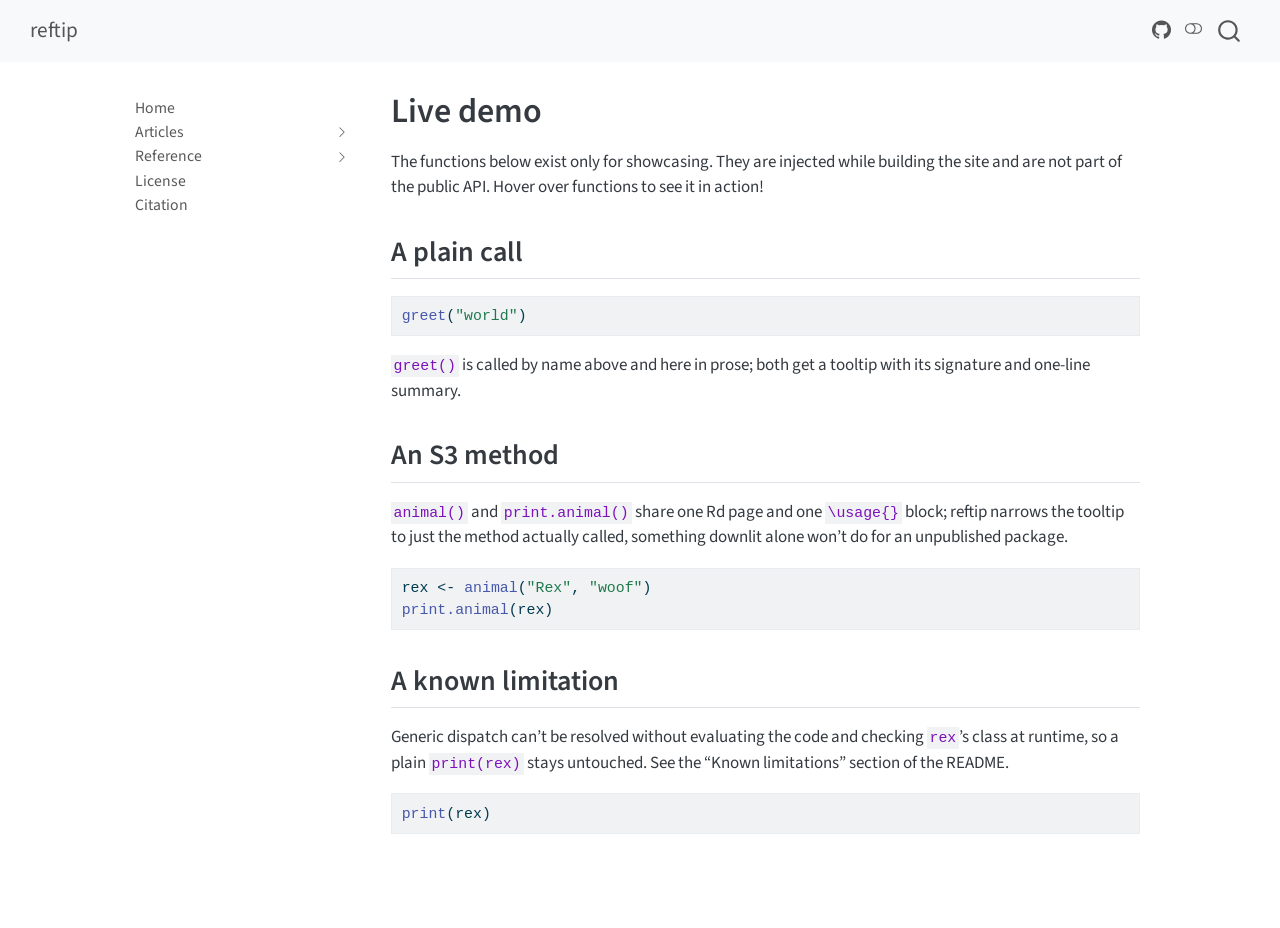
<file: demo/demo.html>
<!DOCTYPE html>
<html xmlns="http://www.w3.org/1999/xhtml" lang="en" xml:lang="en"><head>

<meta charset="utf-8">
<meta name="generator" content="quarto-1.10.18">

<meta name="viewport" content="width=device-width, initial-scale=1.0, user-scalable=yes">


<title>Live demo – reftip</title>
<style>
/* Default styles provided by pandoc.
** See https://pandoc.org/MANUAL.html#variables-for-html for config info.
*/
span.smallcaps{font-variant: small-caps;}
div.columns{display: flex; gap: 1.5em;}
div.column{flex: auto;}
@media screen {
div.columns{gap: min(4vw, 1.5em);}
div.column{overflow-x: auto;}
}
div.hanging-indent{margin-left: 1.5em; text-indent: -1.5em;}
ul.task-list{list-style: none;}
ul.task-list li input[type="checkbox"] {
  width: 0.8em;
  margin: 0 0.8em 0.2em -1em; /* quarto-specific, see https://github.com/quarto-dev/quarto-cli/issues/4556 */ 
  vertical-align: middle;
}
/* CSS for syntax highlighting */
html { -webkit-text-size-adjust: 100%; }
pre > code.sourceCode { white-space: pre; position: relative; }
pre > code.sourceCode > span { display: inline-block; line-height: 1.25; }
pre > code.sourceCode > span:empty { height: 1.2em; }
.sourceCode { overflow: visible; }
code.sourceCode > span { color: inherit; text-decoration: inherit; }
div.sourceCode { margin: 1em 0; }
pre.sourceCode { margin: 0; }
@media screen {
div.sourceCode { overflow: auto; }
}
@media print {
pre > code.sourceCode { white-space: pre-wrap; }
pre > code.sourceCode > span { text-indent: -5em; padding-left: 5em; }
}
pre.numberSource code
  { counter-reset: source-line 0; }
pre.numberSource code > span
  { position: relative; left: -4em; counter-increment: source-line; }
pre.numberSource code > span > a:first-child::before
  { content: counter(source-line);
    position: relative; left: -1em; text-align: right; vertical-align: baseline;
    border: none; display: inline-block;
    -webkit-touch-callout: none; -webkit-user-select: none;
    -khtml-user-select: none; -moz-user-select: none;
    -ms-user-select: none; user-select: none;
    padding: 0 4px; width: 4em;
  }
pre.numberSource { margin-left: 3em;  padding-left: 4px; }
div.sourceCode
  {   }
@media screen {
pre > code.sourceCode > span > a:first-child::before { text-decoration: underline; }
}
</style>


<script src="../site_libs/quarto-nav/quarto-nav.js"></script>
<script src="../site_libs/quarto-nav/headroom.min.js"></script>
<script src="../site_libs/clipboard/clipboard.min.js"></script>
<script src="../site_libs/quarto-search/autocomplete.umd.js"></script>
<script src="../site_libs/quarto-search/fuse.min.js"></script>
<script src="../site_libs/quarto-search/quarto-search.js"></script>
<meta name="quarto:offset" content="../">
<script src="../site_libs/quarto-html/quarto.js" type="module"></script>
<script src="../site_libs/quarto-html/tabsets/tabsets.js" type="module"></script>
<script src="../site_libs/quarto-html/popper.min.js"></script>
<script src="../site_libs/quarto-html/tippy.umd.min.js"></script>
<script src="../site_libs/quarto-html/anchor.min.js"></script>
<link href="../site_libs/quarto-html/tippy.css" rel="stylesheet">
<link href="../site_libs/quarto-html/quarto-syntax-highlighting-64a204ab8560d761af7679ceaba22944.css" rel="stylesheet" class="quarto-color-scheme" id="quarto-text-highlighting-styles">
<link href="../site_libs/quarto-html/quarto-syntax-highlighting-dark-b85bc7c33db8c58e0ec93c3465666fed.css" rel="stylesheet" class="quarto-color-scheme quarto-color-alternate" id="quarto-text-highlighting-styles">
<link href="../site_libs/quarto-html/quarto-syntax-highlighting-64a204ab8560d761af7679ceaba22944.css" rel="stylesheet" class="quarto-color-scheme-extra" id="quarto-text-highlighting-styles">
<script src="../site_libs/bootstrap/bootstrap.min.js"></script>
<link href="../site_libs/bootstrap/bootstrap-icons.css" rel="stylesheet">
<link href="../site_libs/bootstrap/bootstrap-ab0d10c92923bf6eabdedba64a68457c.min.css" rel="stylesheet" append-hash="true" class="quarto-color-scheme" id="quarto-bootstrap" data-mode="light">
<link href="../site_libs/bootstrap/bootstrap-dark-7be9d5279f96f90b687f1d03388332cb.min.css" rel="stylesheet" append-hash="true" class="quarto-color-scheme quarto-color-alternate" id="quarto-bootstrap" data-mode="dark">
<link href="../site_libs/bootstrap/bootstrap-ab0d10c92923bf6eabdedba64a68457c.min.css" rel="stylesheet" append-hash="true" class="quarto-color-scheme-extra" id="quarto-bootstrap" data-mode="light">
<script id="quarto-search-options" type="application/json">{
  "location": "navbar",
  "copy-button": false,
  "collapse-after": 3,
  "panel-placement": "end",
  "type": "overlay",
  "limit": 50,
  "keyboard-shortcut": [
    "f",
    "/",
    "s"
  ],
  "show-item-context": false,
  "language": {
    "search-no-results-text": "No results",
    "search-matching-documents-text": "matching documents",
    "search-copy-link-title": "Copy link to search",
    "search-hide-matches-text": "Hide additional matches",
    "search-more-match-text": "more match in this document",
    "search-more-matches-text": "more matches in this document",
    "search-clear-button-title": "Clear",
    "search-text-placeholder": "",
    "search-detached-cancel-button-title": "Cancel",
    "search-submit-button-title": "Submit",
    "search-label": "Search"
  }
}</script>
<script>
(function () {
  try {
    if (
      window.localStorage.getItem("quarto-color-scheme") === null &&
      window.matchMedia("(prefers-color-scheme: dark)").matches
    ) {
      window.localStorage.setItem("quarto-color-scheme", "alternate");
    }
  } catch (e) {
    // localStorage unavailable (e.g. file:// preview, blocked
    // storage) - fall back to Quarto's own light default.
  }
})();
</script>


<!-- reftip -->
<style>
.reftip-float{display:none;position:fixed;z-index:10000;min-width:220px;max-width:420px;background:var(--bs-body-bg,#1e1e1e);color:var(--bs-body-color,#eee);border:1px solid var(--bs-border-color,#444);border-radius:6px;padding:.5em .75em;font-size:.85em;line-height:1.4;box-shadow:0 4px 14px rgba(0,0,0,.35);white-space:normal;text-align:left;font-weight:normal;font-style:normal;}
.reftip-float .reftip-sig{display:block;white-space:pre-wrap;font-family:ui-monospace,SFMono-Regular,Consolas,monospace;font-weight:600;color:var(--bs-link-color,#9cdcfe);margin-bottom:.35em;background-color:transparent;padding:0;border-radius:0;}
.reftip-float .reftip-brief{margin:0;color:var(--bs-secondary-color,#ccc);}
a.reftip-ref{cursor:help;}
</style>
</head>

<body class="nav-sidebar floating nav-fixed fullcontent quarto-light"><script id="quarto-html-before-body" type="application/javascript">
    const toggleBodyColorMode = (bsSheetEl) => {
      const mode = bsSheetEl.getAttribute("data-mode");
      const bodyEl = window.document.querySelector("body");
      if (mode === "dark") {
        bodyEl.classList.add("quarto-dark");
        bodyEl.classList.remove("quarto-light");
      } else {
        bodyEl.classList.add("quarto-light");
        bodyEl.classList.remove("quarto-dark");
      }
    }
    const toggleBodyColorPrimary = () => {
      const bsSheetEl = window.document.querySelector("link#quarto-bootstrap:not([rel=disabled-stylesheet])");
      if (bsSheetEl) {
        toggleBodyColorMode(bsSheetEl);
      }
    }
    const setColorSchemeToggle = (alternate) => {
      const toggles = window.document.querySelectorAll('.quarto-color-scheme-toggle');
      for (let i=0; i < toggles.length; i++) {
        const toggle = toggles[i];
        if (toggle) {
          if (alternate) {
            toggle.classList.add("alternate");
          } else {
            toggle.classList.remove("alternate");
          }
        }
      }
    };
    const toggleColorMode = (alternate) => {
      // Switch the stylesheets
      const primaryStylesheets = window.document.querySelectorAll('link.quarto-color-scheme:not(.quarto-color-alternate)');
      const alternateStylesheets = window.document.querySelectorAll('link.quarto-color-scheme.quarto-color-alternate');
      manageTransitions('#quarto-margin-sidebar .nav-link', false);
      if (alternate) {
        // note: dark is layered on light, we don't disable primary!
        enableStylesheet(alternateStylesheets);
        for (const sheetNode of alternateStylesheets) {
          if (sheetNode.id === "quarto-bootstrap") {
            toggleBodyColorMode(sheetNode);
          }
        }
      } else {
        disableStylesheet(alternateStylesheets);
        enableStylesheet(primaryStylesheets)
        toggleBodyColorPrimary();
      }
      manageTransitions('#quarto-margin-sidebar .nav-link', true);
      // Switch the toggles
      setColorSchemeToggle(alternate)
      // Hack to workaround the fact that safari doesn't
      // properly recolor the scrollbar when toggling (#1455)
      if (navigator.userAgent.indexOf('Safari') > 0 && navigator.userAgent.indexOf('Chrome') == -1) {
        manageTransitions("body", false);
        window.scrollTo(0, 1);
        setTimeout(() => {
          window.scrollTo(0, 0);
          manageTransitions("body", true);
        }, 40);
      }
    }
    const disableStylesheet = (stylesheets) => {
      for (let i=0; i < stylesheets.length; i++) {
        const stylesheet = stylesheets[i];
        stylesheet.rel = 'disabled-stylesheet';
      }
    }
    const enableStylesheet = (stylesheets) => {
      for (let i=0; i < stylesheets.length; i++) {
        const stylesheet = stylesheets[i];
        if(stylesheet.rel !== 'stylesheet') { // for Chrome, which will still FOUC without this check
          stylesheet.rel = 'stylesheet';
        }
      }
    }
    const manageTransitions = (selector, allowTransitions) => {
      const els = window.document.querySelectorAll(selector);
      for (let i=0; i < els.length; i++) {
        const el = els[i];
        if (allowTransitions) {
          el.classList.remove('notransition');
        } else {
          el.classList.add('notransition');
        }
      }
    }
    const isFileUrl = () => {
      return window.location.protocol === 'file:';
    }
    const hasAlternateSentinel = () => {
      let styleSentinel = getColorSchemeSentinel();
      if (styleSentinel !== null) {
        return styleSentinel === "alternate";
      } else {
        return false;
      }
    }
    const setStyleSentinel = (alternate) => {
      const value = alternate ? "alternate" : "default";
      if (!isFileUrl()) {
        window.localStorage.setItem("quarto-color-scheme", value);
      } else {
        localAlternateSentinel = value;
      }
    }
    const getColorSchemeSentinel = () => {
      if (!isFileUrl()) {
        const storageValue = window.localStorage.getItem("quarto-color-scheme");
        return storageValue != null ? storageValue : localAlternateSentinel;
      } else {
        return localAlternateSentinel;
      }
    }
    const toggleGiscusIfUsed = (isAlternate, darkModeDefault) => {
      const baseTheme = document.querySelector('#giscus-base-theme')?.value ?? 'light';
      const alternateTheme = document.querySelector('#giscus-alt-theme')?.value ?? 'dark';
      let newTheme = '';
      if(authorPrefersDark) {
        newTheme = isAlternate ? baseTheme : alternateTheme;
      } else {
        newTheme = isAlternate ? alternateTheme : baseTheme;
      }
      const changeGiscusTheme = () => {
        // From: https://github.com/giscus/giscus/issues/336
        const sendMessage = (message) => {
          const iframe = document.querySelector('iframe.giscus-frame');
          if (!iframe) return;
          iframe.contentWindow.postMessage({ giscus: message }, 'https://giscus.app');
        }
        sendMessage({
          setConfig: {
            theme: newTheme
          }
        });
      }
      const isGiscussLoaded = window.document.querySelector('iframe.giscus-frame') !== null;
      if (isGiscussLoaded) {
        changeGiscusTheme();
      }
    };
    const authorPrefersDark = false;
    const darkModeDefault = authorPrefersDark;
      document.querySelector('link#quarto-text-highlighting-styles.quarto-color-scheme-extra').rel = 'disabled-stylesheet';
      document.querySelector('link#quarto-bootstrap.quarto-color-scheme-extra').rel = 'disabled-stylesheet';
    let localAlternateSentinel = darkModeDefault ? 'alternate' : 'default';
    // Dark / light mode switch
    window.quartoToggleColorScheme = () => {
      // Read the current dark / light value
      let toAlternate = !hasAlternateSentinel();
      toggleColorMode(toAlternate);
      setStyleSentinel(toAlternate);
      toggleGiscusIfUsed(toAlternate, darkModeDefault);
      window.dispatchEvent(new Event('resize'));
    };
    // Switch to dark mode if need be
    if (hasAlternateSentinel()) {
      toggleColorMode(true);
    } else {
      toggleColorMode(false);
    }
  </script>

<div id="quarto-search-results"></div>
  <header id="quarto-header" class="headroom fixed-top">
    <nav class="navbar navbar-expand-lg " data-bs-theme="dark">
      <div class="navbar-container container-fluid">
      <div class="navbar-brand-container mx-auto">
    <a class="navbar-brand" href="../index.html">
    <span class="navbar-title">reftip</span>
    </a>
  </div>
            <div id="quarto-search" class="" title="Search"></div>
          <button class="navbar-toggler" type="button" data-bs-toggle="collapse" data-bs-target="#navbarCollapse" aria-controls="navbarCollapse" role="menu" aria-expanded="false" aria-label="Toggle navigation" onclick="if (window.quartoToggleHeadroom) { window.quartoToggleHeadroom(); }">
  <span class="navbar-toggler-icon"></span>
</button>
          <div class="collapse navbar-collapse" id="navbarCollapse">
            <ul class="navbar-nav navbar-nav-scroll ms-auto">
  <li class="nav-item compact">
    <a class="nav-link" href="https://github.com/BjarkeHautop/reftip"> <i class="bi bi-github" role="img" aria-label="reftip GitHub">
</i> 
<span class="menu-text"></span></a>
  </li>  
</ul>
          </div> <!-- /navcollapse -->
            <div class="quarto-navbar-tools">
  <a href="" class="quarto-color-scheme-toggle quarto-navigation-tool  px-1" onclick="window.quartoToggleColorScheme(); return false;" title="Toggle dark mode"><i class="bi"></i></a>
</div>
      </div> <!-- /container-fluid -->
    </nav>
  <nav class="quarto-secondary-nav">
    <div class="container-fluid d-flex">
      <button type="button" class="quarto-btn-toggle btn" data-bs-toggle="collapse" role="button" data-bs-target=".quarto-sidebar-collapse-item" aria-controls="quarto-sidebar" aria-expanded="false" aria-label="Toggle sidebar navigation" onclick="if (window.quartoToggleHeadroom) { window.quartoToggleHeadroom(); }">
        <i class="bi bi-layout-text-sidebar-reverse"></i>
      </button>
        <nav class="quarto-page-breadcrumbs" aria-label="breadcrumb"><ol class="breadcrumb"><li class="breadcrumb-item">Live demo</li></ol></nav>
        <a class="flex-grow-1" role="navigation" data-bs-toggle="collapse" data-bs-target=".quarto-sidebar-collapse-item" aria-controls="quarto-sidebar" aria-expanded="false" aria-label="Toggle sidebar navigation" onclick="if (window.quartoToggleHeadroom) { window.quartoToggleHeadroom(); }">      
        </a>
    </div>
  </nav>
</header>
<!-- content -->
<div id="quarto-content" class="quarto-container page-columns page-rows-contents page-layout-article page-navbar">
<!-- sidebar -->
  <nav id="quarto-sidebar" class="sidebar collapse collapse-horizontal quarto-sidebar-collapse-item sidebar-navigation floating overflow-auto">
    <div class="sidebar-menu-container"> 
    <ul class="list-unstyled mt-1">
        <li class="sidebar-item">
  <div class="sidebar-item-container"> 
  <a href="../index.html" class="sidebar-item-text sidebar-link">
 <span class="menu-text">Home</span></a>
  </div>
</li>
        <li class="sidebar-item sidebar-item-section">
      <div class="sidebar-item-container"> 
            <a class="sidebar-item-text sidebar-link text-start collapsed" data-bs-toggle="collapse" data-bs-target="#quarto-sidebar-section-1" role="navigation" aria-expanded="false">
 <span class="menu-text">Articles</span></a>
          <a class="sidebar-item-toggle text-start collapsed" data-bs-toggle="collapse" data-bs-target="#quarto-sidebar-section-1" role="navigation" aria-expanded="false" aria-label="Toggle section">
            <i class="bi bi-chevron-right ms-2"></i>
          </a> 
      </div>
      <ul id="quarto-sidebar-section-1" class="collapse list-unstyled sidebar-section depth1 ">  
          <li class="sidebar-item">
  <div class="sidebar-item-container"> 
  <a href="../vignettes/demo.html" class="sidebar-item-text sidebar-link">
 <span class="menu-text">Live demo</span></a>
  </div>
</li>
      </ul>
  </li>
        <li class="sidebar-item sidebar-item-section">
      <div class="sidebar-item-container"> 
            <a class="sidebar-item-text sidebar-link text-start collapsed" data-bs-toggle="collapse" data-bs-target="#quarto-sidebar-section-2" role="navigation" aria-expanded="false">
 <span class="menu-text">Reference</span></a>
          <a class="sidebar-item-toggle text-start collapsed" data-bs-toggle="collapse" data-bs-target="#quarto-sidebar-section-2" role="navigation" aria-expanded="false" aria-label="Toggle section">
            <i class="bi bi-chevron-right ms-2"></i>
          </a> 
      </div>
      <ul id="quarto-sidebar-section-2" class="collapse list-unstyled sidebar-section depth1 ">  
          <li class="sidebar-item">
  <div class="sidebar-item-container"> 
  <a href="../man/add_tooltips.html" class="sidebar-item-text sidebar-link">
 <span class="menu-text">add_tooltips</span></a>
  </div>
</li>
          <li class="sidebar-item">
  <div class="sidebar-item-container"> 
  <a href="../man/animal.html" class="sidebar-item-text sidebar-link">
 <span class="menu-text">animal</span></a>
  </div>
</li>
          <li class="sidebar-item">
  <div class="sidebar-item-container"> 
  <a href="../man/build_topic_index.html" class="sidebar-item-text sidebar-link">
 <span class="menu-text">build_topic_index</span></a>
  </div>
</li>
          <li class="sidebar-item">
  <div class="sidebar-item-container"> 
  <a href="../man/greet.html" class="sidebar-item-text sidebar-link">
 <span class="menu-text">greet</span></a>
  </div>
</li>
      </ul>
  </li>
        <li class="sidebar-item">
  <div class="sidebar-item-container"> 
  <a href="../LICENSE.html" class="sidebar-item-text sidebar-link">
 <span class="menu-text">License</span></a>
  </div>
</li>
        <li class="sidebar-item">
  <div class="sidebar-item-container"> 
  <a href="../CITATION.html" class="sidebar-item-text sidebar-link">
 <span class="menu-text">Citation</span></a>
  </div>
</li>
    </ul>
    </div>
</nav>
<div id="quarto-sidebar-glass" class="quarto-sidebar-collapse-item" data-bs-toggle="collapse" data-bs-target=".quarto-sidebar-collapse-item"></div>
<!-- margin-sidebar -->
    
<!-- main -->
<main class="content" id="quarto-document-content">


<header id="title-block-header" class="quarto-title-block default">
<div class="quarto-title">
<h1 class="title">Live demo</h1>
</div>



<div class="quarto-title-meta">

    
  
    
  </div>
  


</header>


<p>The functions below exist only for showcasing. They are injected while building the site and are not part of the public API. Hover over functions to see it in action!</p>
<section id="a-plain-call" class="level2">
<h2 class="anchored" data-anchor-id="a-plain-call">A plain call</h2>
<div class="code-copy-outer-scaffold"><div class="sourceCode" id="cb1"><pre class="sourceCode r code-with-copy"><code class="sourceCode r"><span id="cb1-1"><a href="#cb1-1" aria-hidden="true" tabindex="-1"></a><span class="fu"><a class="reftip-ref" data-reftip="t1" href="../man/greet.html">greet</a></span>(<span class="st">"world"</span>)</span></code></pre></div><button title="Copy to Clipboard" class="code-copy-button"><i class="bi"></i></button></div>
<p><code><a class="reftip-ref" data-reftip="t1" href="../man/greet.html">greet()</a></code> is called by name above and here in prose; both get a tooltip with its signature and one-line summary.</p>
</section>
<section id="an-s3-method" class="level2">
<h2 class="anchored" data-anchor-id="an-s3-method">An S3 method</h2>
<p><code><a class="reftip-ref" data-reftip="t2" href="../man/animal.html">animal()</a></code> and <code><a class="reftip-ref" data-reftip="t3" href="../man/animal.html">print.animal()</a></code> share one Rd page and one <code>\usage{}</code> block; reftip narrows the tooltip to just the method actually called, something downlit alone won’t do for an unpublished package.</p>
<div class="code-copy-outer-scaffold"><div class="sourceCode" id="cb2"><pre class="sourceCode r code-with-copy"><code class="sourceCode r"><span id="cb2-1"><a href="#cb2-1" aria-hidden="true" tabindex="-1"></a>rex <span class="ot">&lt;-</span> <span class="fu"><a class="reftip-ref" data-reftip="t2" href="../man/animal.html">animal</a></span>(<span class="st">"Rex"</span>, <span class="st">"woof"</span>)</span>
<span id="cb2-2"><a href="#cb2-2" aria-hidden="true" tabindex="-1"></a><span class="fu"><a class="reftip-ref" data-reftip="t3" href="../man/animal.html">print.animal</a></span>(rex)</span></code></pre></div><button title="Copy to Clipboard" class="code-copy-button"><i class="bi"></i></button></div>
</section>
<section id="a-known-limitation" class="level2">
<h2 class="anchored" data-anchor-id="a-known-limitation">A known limitation</h2>
<p>Generic dispatch can’t be resolved without evaluating the code and checking <code>rex</code>’s class at runtime, so a plain <code>print(rex)</code> stays untouched. See the “Known limitations” section of the README.</p>
<div class="code-copy-outer-scaffold"><div class="sourceCode" id="cb3"><pre class="sourceCode r code-with-copy"><code class="sourceCode r"><span id="cb3-1"><a href="#cb3-1" aria-hidden="true" tabindex="-1"></a><span class="fu">print</span>(rex)</span></code></pre></div><button title="Copy to Clipboard" class="code-copy-button"><i class="bi"></i></button></div>


</section>

</main> <!-- /main -->
<script id="quarto-html-after-body" type="application/javascript">
  window.document.addEventListener("DOMContentLoaded", function (event) {
    // Ensure there is a toggle, if there isn't float one in the top right
    if (window.document.querySelector('.quarto-color-scheme-toggle') === null) {
      const a = window.document.createElement('a');
      a.classList.add('top-right');
      a.classList.add('quarto-color-scheme-toggle');
      a.href = "";
      a.onclick = function() { try { window.quartoToggleColorScheme(); } catch {} return false; };
      const i = window.document.createElement("i");
      i.classList.add('bi');
      a.appendChild(i);
      window.document.body.appendChild(a);
    }
    setColorSchemeToggle(hasAlternateSentinel())
    const icon = "";
    const anchorJS = new window.AnchorJS();
    anchorJS.options = {
      placement: 'right',
      icon: icon
    };
    anchorJS.add('.anchored');
    const isCodeAnnotation = (el) => {
      for (const clz of el.classList) {
        if (clz.startsWith('code-annotation-')) {                     
          return true;
        }
      }
      return false;
    }
    const onCopySuccess = function(e) {
      // button target
      const button = e.trigger;
      // don't keep focus
      button.blur();
      // flash "checked"
      button.classList.add('code-copy-button-checked');
      var currentTitle = button.getAttribute("title");
      button.setAttribute("title", "Copied!");
      let tooltip;
      if (window.bootstrap) {
        button.setAttribute("data-bs-toggle", "tooltip");
        button.setAttribute("data-bs-placement", "left");
        button.setAttribute("data-bs-title", "Copied!");
        tooltip = new bootstrap.Tooltip(button, 
          { trigger: "manual", 
            customClass: "code-copy-button-tooltip",
            offset: [0, -8]});
        tooltip.show();    
      }
      setTimeout(function() {
        if (tooltip) {
          tooltip.hide();
          button.removeAttribute("data-bs-title");
          button.removeAttribute("data-bs-toggle");
          button.removeAttribute("data-bs-placement");
        }
        button.setAttribute("title", currentTitle);
        button.classList.remove('code-copy-button-checked');
      }, 1000);
      // clear code selection
      e.clearSelection();
    }
    const getTextToCopy = function(trigger) {
      const outerScaffold = trigger.parentElement.cloneNode(true);
      const codeEl = outerScaffold.querySelector('code');
      for (const childEl of codeEl.children) {
        if (isCodeAnnotation(childEl)) {
          childEl.remove();
        }
      }
      return codeEl.innerText;
    }
    const clipboard = new window.ClipboardJS('.code-copy-button:not([data-in-quarto-modal])', {
      text: getTextToCopy
    });
    clipboard.on('success', onCopySuccess);
    if (window.document.getElementById('quarto-embedded-source-code-modal')) {
      const clipboardModal = new window.ClipboardJS('.code-copy-button[data-in-quarto-modal]', {
        text: getTextToCopy,
        container: window.document.getElementById('quarto-embedded-source-code-modal')
      });
      clipboardModal.on('success', onCopySuccess);
    }
      var localhostRegex = new RegExp(/^(?:http|https):\/\/localhost\:?[0-9]*\//);
      var mailtoRegex = new RegExp(/^mailto:/);
        var filterRegex = new RegExp('/' + window.location.host + '/');
      var isInternal = (href) => {
          return filterRegex.test(href) || localhostRegex.test(href) || mailtoRegex.test(href);
      }
      // Inspect non-navigation links and adorn them if external
     var links = window.document.querySelectorAll('a[href]:not(.nav-link):not(.navbar-brand):not(.toc-action):not(.sidebar-link):not(.sidebar-item-toggle):not(.pagination-link):not(.no-external):not([aria-hidden]):not(.dropdown-item):not(.quarto-navigation-tool):not(.about-link)');
      for (var i=0; i<links.length; i++) {
        const link = links[i];
        if (!isInternal(link.href)) {
          // undo the damage that might have been done by quarto-nav.js in the case of
          // links that we want to consider external
          if (link.dataset.originalHref !== undefined) {
            link.href = link.dataset.originalHref;
          }
        }
      }
    function tippyHover(el, contentFn, onTriggerFn, onUntriggerFn) {
      const config = {
        allowHTML: true,
        maxWidth: 500,
        delay: 100,
        arrow: false,
        appendTo: function(el) {
            return el.parentElement;
        },
        interactive: true,
        interactiveBorder: 10,
        theme: 'quarto',
        placement: 'bottom-start',
      };
      if (contentFn) {
        config.content = contentFn;
      }
      if (onTriggerFn) {
        config.onTrigger = onTriggerFn;
      }
      if (onUntriggerFn) {
        config.onUntrigger = onUntriggerFn;
      }
      window.tippy(el, config); 
    }
    const noterefs = window.document.querySelectorAll('a[role="doc-noteref"]');
    for (var i=0; i<noterefs.length; i++) {
      const ref = noterefs[i];
      tippyHover(ref, function() {
        // use id or data attribute instead here
        let href = ref.getAttribute('data-footnote-href') || ref.getAttribute('href');
        try { href = new URL(href).hash; } catch {}
        const id = href.replace(/^#\/?/, "");
        const note = window.document.getElementById(id);
        if (note) {
          return note.innerHTML;
        } else {
          return "";
        }
      });
    }
    const xrefs = window.document.querySelectorAll('a.quarto-xref');
    const processXRef = (id, note) => {
      // Strip column container classes
      const stripColumnClz = (el) => {
        el.classList.remove("page-full", "page-columns");
        if (el.children) {
          for (const child of el.children) {
            stripColumnClz(child);
          }
        }
      }
      stripColumnClz(note)
      if (id === null || id.startsWith('sec-')) {
        // Special case sections, only their first couple elements
        const container = document.createElement("div");
        if (note.children && note.children.length > 2) {
          container.appendChild(note.children[0].cloneNode(true));
          for (let i = 1; i < note.children.length; i++) {
            const child = note.children[i];
            if (child.tagName === "P" && child.innerText === "") {
              continue;
            } else {
              container.appendChild(child.cloneNode(true));
              break;
            }
          }
          if (window.Quarto?.typesetMath) {
            window.Quarto.typesetMath(container);
          }
          return container.innerHTML
        } else {
          if (window.Quarto?.typesetMath) {
            window.Quarto.typesetMath(note);
          }
          return note.innerHTML;
        }
      } else {
        // Remove any anchor links if they are present
        const anchorLink = note.querySelector('a.anchorjs-link');
        if (anchorLink) {
          anchorLink.remove();
        }
        if (window.Quarto?.typesetMath) {
          window.Quarto.typesetMath(note);
        }
        if (note.classList.contains("callout")) {
          return note.outerHTML;
        } else {
          return note.innerHTML;
        }
      }
    }
    for (var i=0; i<xrefs.length; i++) {
      const xref = xrefs[i];
      tippyHover(xref, undefined, function(instance) {
        instance.disable();
        let url = xref.getAttribute('href');
        let hash = undefined; 
        if (url.startsWith('#')) {
          hash = url;
        } else {
          try { hash = new URL(url).hash; } catch {}
        }
        if (hash) {
          const id = hash.replace(/^#\/?/, "");
          const note = window.document.getElementById(id);
          if (note !== null) {
            try {
              const html = processXRef(id, note.cloneNode(true));
              instance.setContent(html);
            } finally {
              instance.enable();
              instance.show();
            }
          } else {
            // See if we can fetch this
            fetch(url.split('#')[0])
            .then(res => res.text())
            .then(html => {
              const parser = new DOMParser();
              const htmlDoc = parser.parseFromString(html, "text/html");
              const note = htmlDoc.getElementById(id);
              if (note !== null) {
                const html = processXRef(id, note);
                instance.setContent(html);
              } 
            }).finally(() => {
              instance.enable();
              instance.show();
            });
          }
        } else {
          // See if we can fetch a full url (with no hash to target)
          // This is a special case and we should probably do some content thinning / targeting
          fetch(url)
          .then(res => res.text())
          .then(html => {
            const parser = new DOMParser();
            const htmlDoc = parser.parseFromString(html, "text/html");
            const note = htmlDoc.querySelector('main.content');
            if (note !== null) {
              // This should only happen for chapter cross references
              // (since there is no id in the URL)
              // remove the first header
              if (note.children.length > 0 && note.children[0].tagName === "HEADER") {
                note.children[0].remove();
              }
              const html = processXRef(null, note);
              instance.setContent(html);
            } 
          }).finally(() => {
            instance.enable();
            instance.show();
          });
        }
      }, function(instance) {
      });
    }
        let selectedAnnoteEl;
        const selectorForAnnotation = ( cell, annotation) => {
          let cellAttr = 'data-code-cell="' + cell + '"';
          let lineAttr = 'data-code-annotation="' +  annotation + '"';
          const selector = 'span[' + cellAttr + '][' + lineAttr + ']';
          return selector;
        }
        const selectCodeLines = (annoteEl) => {
          const doc = window.document;
          const targetCell = annoteEl.getAttribute("data-target-cell");
          const targetAnnotation = annoteEl.getAttribute("data-target-annotation");
          const annoteSpan = window.document.querySelector(selectorForAnnotation(targetCell, targetAnnotation));
          const lines = annoteSpan.getAttribute("data-code-lines").split(",");
          const lineIds = lines.map((line) => {
            return targetCell + "-" + line;
          })
          let top = null;
          let height = null;
          let parent = null;
          if (lineIds.length > 0) {
              //compute the position of the single el (top and bottom and make a div)
              const el = window.document.getElementById(lineIds[0]);
              top = el.offsetTop;
              height = el.offsetHeight;
              parent = el.parentElement.parentElement;
            if (lineIds.length > 1) {
              const lastEl = window.document.getElementById(lineIds[lineIds.length - 1]);
              const bottom = lastEl.offsetTop + lastEl.offsetHeight;
              height = bottom - top;
            }
            if (top !== null && height !== null && parent !== null) {
              // cook up a div (if necessary) and position it 
              let div = window.document.getElementById("code-annotation-line-highlight");
              if (div === null) {
                div = window.document.createElement("div");
                div.setAttribute("id", "code-annotation-line-highlight");
                div.style.position = 'absolute';
                parent.appendChild(div);
              }
              div.style.top = top - 2 + "px";
              div.style.height = height + 4 + "px";
              div.style.left = 0;
              let gutterDiv = window.document.getElementById("code-annotation-line-highlight-gutter");
              if (gutterDiv === null) {
                gutterDiv = window.document.createElement("div");
                gutterDiv.setAttribute("id", "code-annotation-line-highlight-gutter");
                gutterDiv.style.position = 'absolute';
                const codeCell = window.document.getElementById(targetCell);
                const gutter = codeCell.querySelector('.code-annotation-gutter');
                gutter.appendChild(gutterDiv);
              }
              gutterDiv.style.top = top - 2 + "px";
              gutterDiv.style.height = height + 4 + "px";
            }
            selectedAnnoteEl = annoteEl;
          }
        };
        const unselectCodeLines = () => {
          const elementsIds = ["code-annotation-line-highlight", "code-annotation-line-highlight-gutter"];
          elementsIds.forEach((elId) => {
            const div = window.document.getElementById(elId);
            if (div) {
              div.remove();
            }
          });
          selectedAnnoteEl = undefined;
        };
          // Handle positioning of the toggle
      window.addEventListener(
        "resize",
        throttle(() => {
          elRect = undefined;
          if (selectedAnnoteEl) {
            selectCodeLines(selectedAnnoteEl);
          }
        }, 10)
      );
      function throttle(fn, ms) {
      let throttle = false;
      let timer;
        return (...args) => {
          if(!throttle) { // first call gets through
              fn.apply(this, args);
              throttle = true;
          } else { // all the others get throttled
              if(timer) clearTimeout(timer); // cancel #2
              timer = setTimeout(() => {
                fn.apply(this, args);
                timer = throttle = false;
              }, ms);
          }
        };
      }
        // Attach click handler to the DT
        const annoteDls = window.document.querySelectorAll('dt[data-target-cell]');
        for (const annoteDlNode of annoteDls) {
          annoteDlNode.addEventListener('click', (event) => {
            const clickedEl = event.target;
            if (clickedEl !== selectedAnnoteEl) {
              unselectCodeLines();
              const activeEl = window.document.querySelector('dt[data-target-cell].code-annotation-active');
              if (activeEl) {
                activeEl.classList.remove('code-annotation-active');
              }
              selectCodeLines(clickedEl);
              clickedEl.classList.add('code-annotation-active');
            } else {
              // Unselect the line
              unselectCodeLines();
              clickedEl.classList.remove('code-annotation-active');
            }
          });
        }
    const findCites = (el) => {
      const parentEl = el.parentElement;
      if (parentEl) {
        const cites = parentEl.dataset.cites;
        if (cites) {
          return {
            el,
            cites: cites.split(' ')
          };
        } else {
          return findCites(el.parentElement)
        }
      } else {
        return undefined;
      }
    };
    var bibliorefs = window.document.querySelectorAll('a[role="doc-biblioref"]');
    for (var i=0; i<bibliorefs.length; i++) {
      const ref = bibliorefs[i];
      const citeInfo = findCites(ref);
      if (citeInfo) {
        tippyHover(citeInfo.el, function() {
          var popup = window.document.createElement('div');
          citeInfo.cites.forEach(function(cite) {
            var citeDiv = window.document.createElement('div');
            citeDiv.classList.add('hanging-indent');
            citeDiv.classList.add('csl-entry');
            var biblioDiv = window.document.getElementById('ref-' + cite);
            if (biblioDiv) {
              citeDiv.innerHTML = biblioDiv.innerHTML;
            }
            popup.appendChild(citeDiv);
          });
          return popup.innerHTML;
        });
      }
    }
  });
  </script>
</div> <!-- /content -->




<div class="reftip-payload" hidden><div class="reftip-tip" data-for="t1"><code class="reftip-sig">greet(name = &quot;world&quot;)</code><span class="reftip-brief">Prints a friendly greeting.</span></div><div class="reftip-tip" data-for="t2"><code class="reftip-sig">animal(name, sound)</code><span class="reftip-brief">A minimal S3 class.</span></div><div class="reftip-tip" data-for="t3"><code class="reftip-sig">print.animal(x, ...)</code><span class="reftip-brief">A minimal S3 class.</span></div></div>
<script>
(function(){
  var payload = document.currentScript.previousElementSibling;
  var float = document.createElement('div');
  float.className = 'reftip-float';
  float.setAttribute('role', 'tooltip');
  document.body.appendChild(float);
  var hideTimer;
  function place(el){
    var r = el.getBoundingClientRect();
    var top = r.bottom + 6;
    var left = r.left;
    var maxLeft = window.innerWidth - float.offsetWidth - 8;
    if (left > maxLeft) left = Math.max(8, maxLeft);
    var maxTop = window.innerHeight - float.offsetHeight - 8;
    if (top > maxTop) top = Math.max(8, r.top - float.offsetHeight - 6);
    float.style.top = top + 'px';
    float.style.left = left + 'px';
  }
  function show(el){
    var key = el.getAttribute('data-reftip');
    var tip = payload.querySelector('[data-for="' + key + '"]');
    if (!tip) return;
    float.innerHTML = tip.innerHTML;
    float.style.display = 'block';
    place(el);
  }
  function hide(){ float.style.display = 'none'; }
  function cancelHide(){ clearTimeout(hideTimer); }
  function scheduleHide(){ hideTimer = setTimeout(hide, 150); }
  var links = document.querySelectorAll('a.reftip-ref');
  for (var i = 0; i < links.length; i++) {
    (function(el){
      el.addEventListener('mouseenter', function(){ cancelHide(); show(el); });
      el.addEventListener('mouseleave', scheduleHide);
      el.addEventListener('focus', function(){ show(el); });
      el.addEventListener('blur', hide);
    })(links[i]);
  }
  float.addEventListener('mouseenter', cancelHide);
  float.addEventListener('mouseleave', scheduleHide);
})();
</script>
</body></html>
</file>
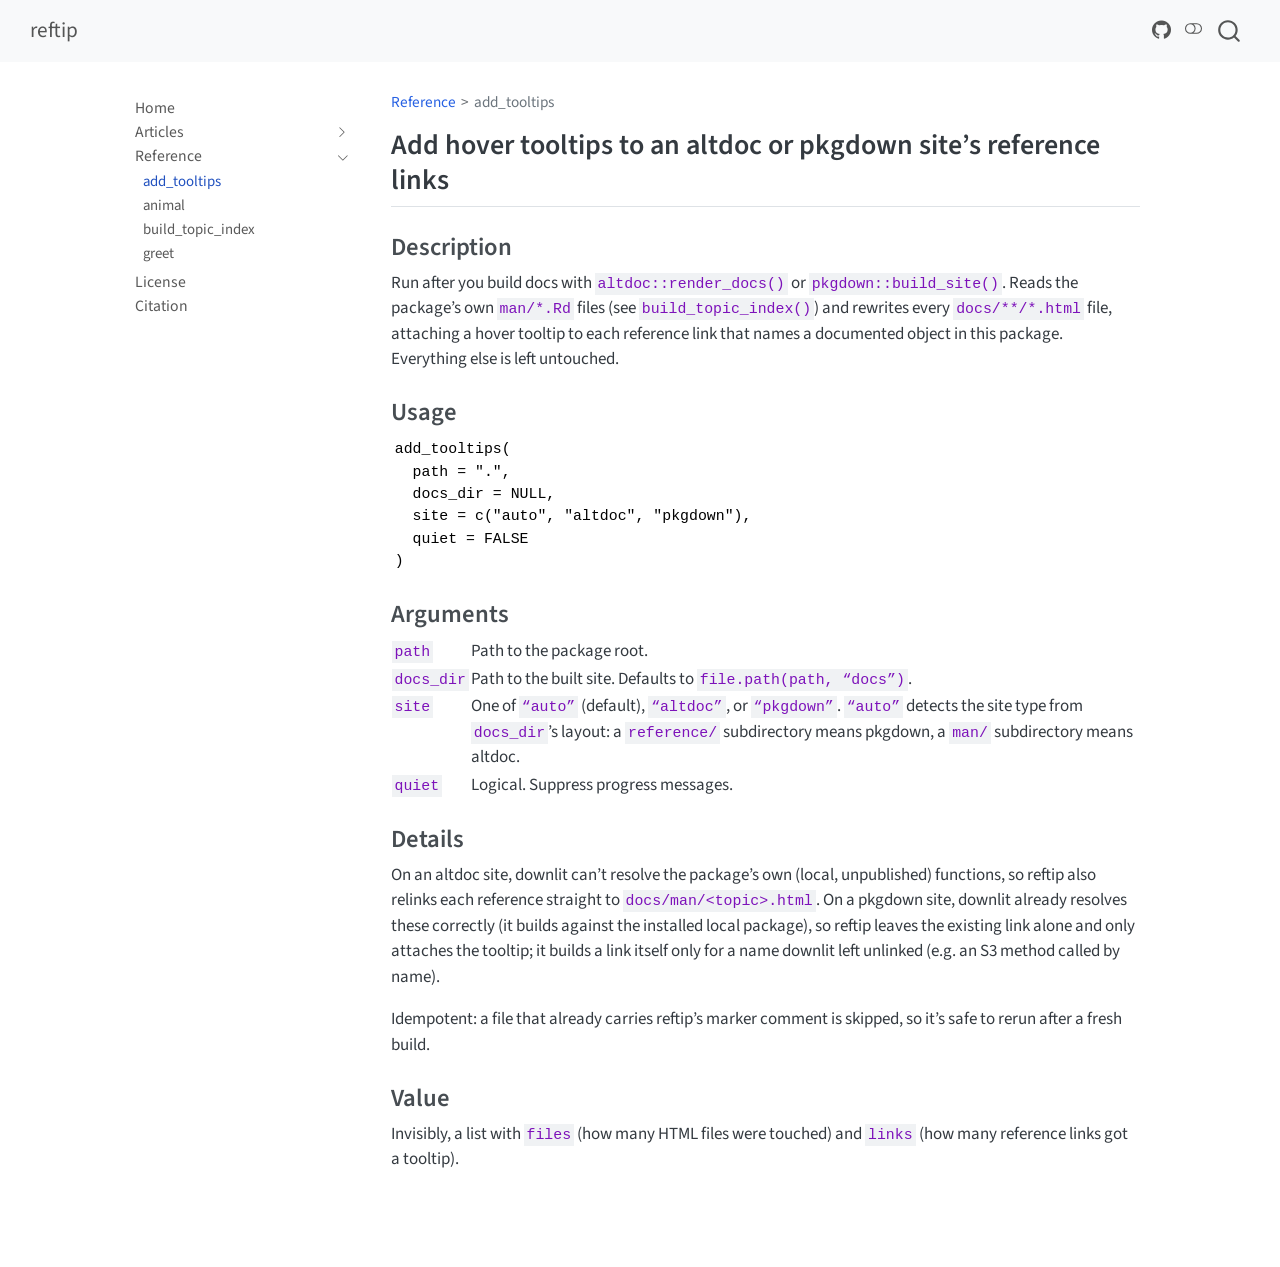
<file: man/add_tooltips.html>
<!DOCTYPE html>
<html xmlns="http://www.w3.org/1999/xhtml" lang="en" xml:lang="en"><head>

<meta charset="utf-8">
<meta name="generator" content="quarto-1.10.19">

<meta name="viewport" content="width=device-width, initial-scale=1.0, user-scalable=yes">


<title>add_tooltips – reftip</title>
<style>
/* Default styles provided by pandoc.
** See https://pandoc.org/MANUAL.html#variables-for-html for config info.
*/
span.smallcaps{font-variant: small-caps;}
div.columns{display: flex; gap: 1.5em;}
div.column{flex: auto;}
@media screen {
div.columns{gap: min(4vw, 1.5em);}
div.column{overflow-x: auto;}
}
div.hanging-indent{margin-left: 1.5em; text-indent: -1.5em;}
ul.task-list{list-style: none;}
ul.task-list li input[type="checkbox"] {
  width: 0.8em;
  margin: 0 0.8em 0.2em -1em; /* quarto-specific, see https://github.com/quarto-dev/quarto-cli/issues/4556 */ 
  vertical-align: middle;
}
</style>


<script src="../site_libs/quarto-nav/quarto-nav.js"></script>
<script src="../site_libs/quarto-nav/headroom.min.js"></script>
<script src="../site_libs/clipboard/clipboard.min.js"></script>
<script src="../site_libs/quarto-search/autocomplete.umd.js"></script>
<script src="../site_libs/quarto-search/fuse.min.js"></script>
<script src="../site_libs/quarto-search/quarto-search.js"></script>
<meta name="quarto:offset" content="../">
<script src="../site_libs/quarto-html/quarto.js" type="module"></script>
<script src="../site_libs/quarto-html/tabsets/tabsets.js" type="module"></script>
<script src="../site_libs/quarto-html/popper.min.js"></script>
<script src="../site_libs/quarto-html/tippy.umd.min.js"></script>
<script src="../site_libs/quarto-html/anchor.min.js"></script>
<link href="../site_libs/quarto-html/tippy.css" rel="stylesheet">
<link href="../site_libs/quarto-html/quarto-syntax-highlighting-bf27225e3a48a9273f3daa8f8e829971.css" rel="stylesheet" class="quarto-color-scheme" id="quarto-text-highlighting-styles">
<link href="../site_libs/quarto-html/quarto-syntax-highlighting-dark-b626d73c4c936ccc3cb08be7d45d1df6.css" rel="stylesheet" class="quarto-color-scheme quarto-color-alternate" id="quarto-text-highlighting-styles">
<link href="../site_libs/quarto-html/quarto-syntax-highlighting-bf27225e3a48a9273f3daa8f8e829971.css" rel="stylesheet" class="quarto-color-scheme-extra" id="quarto-text-highlighting-styles">
<script src="../site_libs/bootstrap/bootstrap.min.js"></script>
<link href="../site_libs/bootstrap/bootstrap-icons.css" rel="stylesheet">
<link href="../site_libs/bootstrap/bootstrap-1deb56cad4490743328e3ad100c37e93.min.css" rel="stylesheet" append-hash="true" class="quarto-color-scheme" id="quarto-bootstrap" data-mode="light">
<link href="../site_libs/bootstrap/bootstrap-dark-f5364b49e66642d6ad6b839d3f61ce23.min.css" rel="stylesheet" append-hash="true" class="quarto-color-scheme quarto-color-alternate" id="quarto-bootstrap" data-mode="dark">
<link href="../site_libs/bootstrap/bootstrap-1deb56cad4490743328e3ad100c37e93.min.css" rel="stylesheet" append-hash="true" class="quarto-color-scheme-extra" id="quarto-bootstrap" data-mode="light">
<script id="quarto-search-options" type="application/json">{
  "location": "navbar",
  "copy-button": false,
  "collapse-after": 3,
  "panel-placement": "end",
  "type": "overlay",
  "limit": 50,
  "keyboard-shortcut": [
    "f",
    "/",
    "s"
  ],
  "show-item-context": false,
  "language": {
    "search-no-results-text": "No results",
    "search-matching-documents-text": "matching documents",
    "search-copy-link-title": "Copy link to search",
    "search-hide-matches-text": "Hide additional matches",
    "search-more-match-text": "more match in this document",
    "search-more-matches-text": "more matches in this document",
    "search-clear-button-title": "Clear",
    "search-text-placeholder": "",
    "search-detached-cancel-button-title": "Cancel",
    "search-submit-button-title": "Submit",
    "search-label": "Search"
  }
}</script>
<script>
(function () {
  try {
    if (
      window.localStorage.getItem("quarto-color-scheme") === null &&
      window.matchMedia("(prefers-color-scheme: dark)").matches
    ) {
      window.localStorage.setItem("quarto-color-scheme", "alternate");
    }
  } catch (e) {
    // localStorage unavailable (e.g. file:// preview, blocked
    // storage) - fall back to Quarto's own light default.
  }
})();
</script>


<!-- reftip -->
<style>
.reftip-float{display:none;position:fixed;z-index:10000;min-width:220px;max-width:420px;background:var(--bs-body-bg,#1e1e1e);color:var(--bs-body-color,#eee);border:1px solid var(--bs-border-color,#444);border-radius:6px;padding:.5em .75em;font-size:.85em;line-height:1.4;box-shadow:0 4px 14px rgba(0,0,0,.35);white-space:normal;text-align:left;font-weight:normal;font-style:normal;}
.reftip-float .reftip-sig{display:block;white-space:pre-wrap;font-family:ui-monospace,SFMono-Regular,Consolas,monospace;font-weight:600;color:var(--bs-link-color,#9cdcfe);margin-bottom:.35em;background-color:transparent;padding:0;border-radius:0;}
.reftip-float .reftip-brief{margin:0;color:var(--bs-secondary-color,#ccc);}
a.reftip-ref{cursor:help;}
</style>
</head>

<body class="nav-sidebar floating nav-fixed fullcontent quarto-light"><script id="quarto-html-before-body" type="application/javascript">
    const toggleBodyColorMode = (bsSheetEl) => {
      const mode = bsSheetEl.getAttribute("data-mode");
      const bodyEl = window.document.querySelector("body");
      if (mode === "dark") {
        bodyEl.classList.add("quarto-dark");
        bodyEl.classList.remove("quarto-light");
      } else {
        bodyEl.classList.add("quarto-light");
        bodyEl.classList.remove("quarto-dark");
      }
    }
    const toggleBodyColorPrimary = () => {
      const bsSheetEl = window.document.querySelector("link#quarto-bootstrap:not([rel=disabled-stylesheet])");
      if (bsSheetEl) {
        toggleBodyColorMode(bsSheetEl);
      }
    }
    const setColorSchemeToggle = (alternate) => {
      const toggles = window.document.querySelectorAll('.quarto-color-scheme-toggle');
      for (let i=0; i < toggles.length; i++) {
        const toggle = toggles[i];
        if (toggle) {
          if (alternate) {
            toggle.classList.add("alternate");
          } else {
            toggle.classList.remove("alternate");
          }
        }
      }
    };
    const toggleColorMode = (alternate) => {
      // Switch the stylesheets
      const primaryStylesheets = window.document.querySelectorAll('link.quarto-color-scheme:not(.quarto-color-alternate)');
      const alternateStylesheets = window.document.querySelectorAll('link.quarto-color-scheme.quarto-color-alternate');
      manageTransitions('#quarto-margin-sidebar .nav-link', false);
      if (alternate) {
        // note: dark is layered on light, we don't disable primary!
        enableStylesheet(alternateStylesheets);
        for (const sheetNode of alternateStylesheets) {
          if (sheetNode.id === "quarto-bootstrap") {
            toggleBodyColorMode(sheetNode);
          }
        }
      } else {
        disableStylesheet(alternateStylesheets);
        enableStylesheet(primaryStylesheets)
        toggleBodyColorPrimary();
      }
      manageTransitions('#quarto-margin-sidebar .nav-link', true);
      // Switch the toggles
      setColorSchemeToggle(alternate)
      // Hack to workaround the fact that safari doesn't
      // properly recolor the scrollbar when toggling (#1455)
      if (navigator.userAgent.indexOf('Safari') > 0 && navigator.userAgent.indexOf('Chrome') == -1) {
        manageTransitions("body", false);
        window.scrollTo(0, 1);
        setTimeout(() => {
          window.scrollTo(0, 0);
          manageTransitions("body", true);
        }, 40);
      }
    }
    const disableStylesheet = (stylesheets) => {
      for (let i=0; i < stylesheets.length; i++) {
        const stylesheet = stylesheets[i];
        stylesheet.rel = 'disabled-stylesheet';
      }
    }
    const enableStylesheet = (stylesheets) => {
      for (let i=0; i < stylesheets.length; i++) {
        const stylesheet = stylesheets[i];
        if(stylesheet.rel !== 'stylesheet') { // for Chrome, which will still FOUC without this check
          stylesheet.rel = 'stylesheet';
        }
      }
    }
    const manageTransitions = (selector, allowTransitions) => {
      const els = window.document.querySelectorAll(selector);
      for (let i=0; i < els.length; i++) {
        const el = els[i];
        if (allowTransitions) {
          el.classList.remove('notransition');
        } else {
          el.classList.add('notransition');
        }
      }
    }
    const isFileUrl = () => {
      return window.location.protocol === 'file:';
    }
    const hasAlternateSentinel = () => {
      let styleSentinel = getColorSchemeSentinel();
      if (styleSentinel !== null) {
        return styleSentinel === "alternate";
      } else {
        return false;
      }
    }
    const setStyleSentinel = (alternate) => {
      const value = alternate ? "alternate" : "default";
      if (!isFileUrl()) {
        window.localStorage.setItem("quarto-color-scheme", value);
      } else {
        localAlternateSentinel = value;
      }
    }
    const getColorSchemeSentinel = () => {
      if (!isFileUrl()) {
        const storageValue = window.localStorage.getItem("quarto-color-scheme");
        return storageValue != null ? storageValue : localAlternateSentinel;
      } else {
        return localAlternateSentinel;
      }
    }
    const toggleGiscusIfUsed = (isAlternate, darkModeDefault) => {
      const baseTheme = document.querySelector('#giscus-base-theme')?.value ?? 'light';
      const alternateTheme = document.querySelector('#giscus-alt-theme')?.value ?? 'dark';
      let newTheme = '';
      if(authorPrefersDark) {
        newTheme = isAlternate ? baseTheme : alternateTheme;
      } else {
        newTheme = isAlternate ? alternateTheme : baseTheme;
      }
      const changeGiscusTheme = () => {
        // From: https://github.com/giscus/giscus/issues/336
        const sendMessage = (message) => {
          const iframe = document.querySelector('iframe.giscus-frame');
          if (!iframe) return;
          iframe.contentWindow.postMessage({ giscus: message }, 'https://giscus.app');
        }
        sendMessage({
          setConfig: {
            theme: newTheme
          }
        });
      }
      const isGiscussLoaded = window.document.querySelector('iframe.giscus-frame') !== null;
      if (isGiscussLoaded) {
        changeGiscusTheme();
      }
    };
    const authorPrefersDark = false;
    const darkModeDefault = authorPrefersDark;
      document.querySelector('link#quarto-text-highlighting-styles.quarto-color-scheme-extra').rel = 'disabled-stylesheet';
      document.querySelector('link#quarto-bootstrap.quarto-color-scheme-extra').rel = 'disabled-stylesheet';
    let localAlternateSentinel = darkModeDefault ? 'alternate' : 'default';
    // Dark / light mode switch
    window.quartoToggleColorScheme = () => {
      // Read the current dark / light value
      let toAlternate = !hasAlternateSentinel();
      toggleColorMode(toAlternate);
      setStyleSentinel(toAlternate);
      toggleGiscusIfUsed(toAlternate, darkModeDefault);
      window.dispatchEvent(new Event('resize'));
    };
    // Switch to dark mode if need be
    if (hasAlternateSentinel()) {
      toggleColorMode(true);
    } else {
      toggleColorMode(false);
    }
  </script>

<div id="quarto-search-results"></div>
  <header id="quarto-header" class="headroom fixed-top">
    <nav class="navbar navbar-expand-lg " data-bs-theme="dark">
      <div class="navbar-container container-fluid">
      <div class="navbar-brand-container mx-auto">
    <a class="navbar-brand" href="../index.html">
    <span class="navbar-title">reftip</span>
    </a>
  </div>
            <div id="quarto-search" class="" title="Search"></div>
          <button class="navbar-toggler" type="button" data-bs-toggle="collapse" data-bs-target="#navbarCollapse" aria-controls="navbarCollapse" role="menu" aria-expanded="false" aria-label="Toggle navigation" onclick="if (window.quartoToggleHeadroom) { window.quartoToggleHeadroom(); }">
  <span class="navbar-toggler-icon"></span>
</button>
          <div class="collapse navbar-collapse" id="navbarCollapse">
            <ul class="navbar-nav navbar-nav-scroll ms-auto">
  <li class="nav-item compact">
    <a class="nav-link" href="https://github.com/BjarkeHautop/reftip"> <i class="bi bi-github" role="img" aria-label="reftip GitHub">
</i> 
<span class="menu-text"></span></a>
  </li>  
</ul>
          </div> <!-- /navcollapse -->
            <div class="quarto-navbar-tools">
  <a href="" class="quarto-color-scheme-toggle quarto-navigation-tool  px-1" onclick="window.quartoToggleColorScheme(); return false;" title="Toggle dark mode"><i class="bi"></i></a>
</div>
      </div> <!-- /container-fluid -->
    </nav>
  <nav class="quarto-secondary-nav">
    <div class="container-fluid d-flex">
      <button type="button" class="quarto-btn-toggle btn" data-bs-toggle="collapse" role="button" data-bs-target=".quarto-sidebar-collapse-item" aria-controls="quarto-sidebar" aria-expanded="false" aria-label="Toggle sidebar navigation" onclick="if (window.quartoToggleHeadroom) { window.quartoToggleHeadroom(); }">
        <i class="bi bi-layout-text-sidebar-reverse"></i>
      </button>
        <nav class="quarto-page-breadcrumbs" aria-label="breadcrumb"><ol class="breadcrumb"><li class="breadcrumb-item"><a href="../man/add_tooltips.html">Reference</a></li><li class="breadcrumb-item"><a href="../man/add_tooltips.html">add_tooltips</a></li></ol></nav>
        <a class="flex-grow-1" role="navigation" data-bs-toggle="collapse" data-bs-target=".quarto-sidebar-collapse-item" aria-controls="quarto-sidebar" aria-expanded="false" aria-label="Toggle sidebar navigation" onclick="if (window.quartoToggleHeadroom) { window.quartoToggleHeadroom(); }">      
        </a>
    </div>
  </nav>
</header>
<!-- content -->
<div id="quarto-content" class="quarto-container page-columns page-rows-contents page-layout-article page-navbar">
<!-- sidebar -->
  <nav id="quarto-sidebar" class="sidebar collapse collapse-horizontal quarto-sidebar-collapse-item sidebar-navigation floating overflow-auto">
    <div class="sidebar-menu-container"> 
    <ul class="list-unstyled mt-1">
        <li class="sidebar-item">
  <div class="sidebar-item-container"> 
  <a href="../index.html" class="sidebar-item-text sidebar-link">
 <span class="menu-text">Home</span></a>
  </div>
</li>
        <li class="sidebar-item sidebar-item-section">
      <div class="sidebar-item-container"> 
            <a class="sidebar-item-text sidebar-link text-start collapsed" data-bs-toggle="collapse" data-bs-target="#quarto-sidebar-section-1" role="navigation" aria-expanded="false">
 <span class="menu-text">Articles</span></a>
          <a class="sidebar-item-toggle text-start collapsed" data-bs-toggle="collapse" data-bs-target="#quarto-sidebar-section-1" role="navigation" aria-expanded="false" aria-label="Toggle section">
            <i class="bi bi-chevron-right ms-2"></i>
          </a> 
      </div>
      <ul id="quarto-sidebar-section-1" class="collapse list-unstyled sidebar-section depth1 ">  
          <li class="sidebar-item">
  <div class="sidebar-item-container"> 
  <a href="../vignettes/demo.html" class="sidebar-item-text sidebar-link">
 <span class="menu-text">Live demo</span></a>
  </div>
</li>
      </ul>
  </li>
        <li class="sidebar-item sidebar-item-section">
      <div class="sidebar-item-container"> 
            <a class="sidebar-item-text sidebar-link text-start" data-bs-toggle="collapse" data-bs-target="#quarto-sidebar-section-2" role="navigation" aria-expanded="true">
 <span class="menu-text">Reference</span></a>
          <a class="sidebar-item-toggle text-start" data-bs-toggle="collapse" data-bs-target="#quarto-sidebar-section-2" role="navigation" aria-expanded="true" aria-label="Toggle section">
            <i class="bi bi-chevron-right ms-2"></i>
          </a> 
      </div>
      <ul id="quarto-sidebar-section-2" class="collapse list-unstyled sidebar-section depth1 show">  
          <li class="sidebar-item">
  <div class="sidebar-item-container"> 
  <a href="../man/add_tooltips.html" class="sidebar-item-text sidebar-link active">
 <span class="menu-text">add_tooltips</span></a>
  </div>
</li>
          <li class="sidebar-item">
  <div class="sidebar-item-container"> 
  <a href="../man/animal.html" class="sidebar-item-text sidebar-link">
 <span class="menu-text">animal</span></a>
  </div>
</li>
          <li class="sidebar-item">
  <div class="sidebar-item-container"> 
  <a href="../man/build_topic_index.html" class="sidebar-item-text sidebar-link">
 <span class="menu-text">build_topic_index</span></a>
  </div>
</li>
          <li class="sidebar-item">
  <div class="sidebar-item-container"> 
  <a href="../man/greet.html" class="sidebar-item-text sidebar-link">
 <span class="menu-text">greet</span></a>
  </div>
</li>
      </ul>
  </li>
        <li class="sidebar-item">
  <div class="sidebar-item-container"> 
  <a href="../LICENSE.html" class="sidebar-item-text sidebar-link">
 <span class="menu-text">License</span></a>
  </div>
</li>
        <li class="sidebar-item">
  <div class="sidebar-item-container"> 
  <a href="../CITATION.html" class="sidebar-item-text sidebar-link">
 <span class="menu-text">Citation</span></a>
  </div>
</li>
    </ul>
    </div>
</nav>
<div id="quarto-sidebar-glass" class="quarto-sidebar-collapse-item" data-bs-toggle="collapse" data-bs-target=".quarto-sidebar-collapse-item"></div>
<!-- margin-sidebar -->
    
<!-- main -->
<main class="content" id="quarto-document-content"><header id="title-block-header" class="quarto-title-block"><nav class="quarto-page-breadcrumbs quarto-title-breadcrumbs d-none d-lg-block" aria-label="breadcrumb"><ol class="breadcrumb"><li class="breadcrumb-item"><a href="../man/add_tooltips.html">Reference</a></li><li class="breadcrumb-item"><a href="../man/add_tooltips.html">add_tooltips</a></li></ol></nav></header>





<section id="add-hover-tooltips-to-an-altdoc-or-pkgdown-sites-reference-links" class="level2 unnumbered">
<h2 class="unnumbered anchored" data-anchor-id="add-hover-tooltips-to-an-altdoc-or-pkgdown-sites-reference-links">Add hover tooltips to an altdoc or pkgdown site’s reference links</h2>
<section id="description" class="level3">
<h3 class="anchored" data-anchor-id="description">Description</h3>
<p>Run after you build docs with <code>altdoc::render_docs()</code> or <code>pkgdown::build_site()</code>. Reads the package’s own <code style="white-space: pre;">man/*.Rd</code> files (see <code><a class="reftip-ref" data-reftip="t1" href="./build_topic_index.html">build_topic_index()</a></code>) and rewrites every <code style="white-space: pre;">docs/**/*.html</code> file, attaching a hover tooltip to each reference link that names a documented object in this package. Everything else is left untouched.</p>
</section>
<section id="usage" class="level3">
<h3 class="anchored" data-anchor-id="usage">Usage</h3>
<pre><code class="language-R">add_tooltips(
  path = ".",
  docs_dir = NULL,
  site = c("auto", "altdoc", "pkgdown"),
  quiet = FALSE
)
</code></pre>
</section>
<section id="arguments" class="level3">
<h3 class="anchored" data-anchor-id="arguments">Arguments</h3>
<table role="presentation">
<tbody><tr>
<td style="white-space: collapse; font-family: monospace; vertical-align: top">
<code id="path">path</code>
</td>
<td>
Path to the package root.
</td>
</tr>
<tr>
<td style="white-space: collapse; font-family: monospace; vertical-align: top">
<code id="docs_dir">docs_dir</code>
</td>
<td>
Path to the built site. Defaults to <code>file.path(path, “docs”)</code>.
</td>
</tr>
<tr>
<td style="white-space: collapse; font-family: monospace; vertical-align: top">
<code id="site">site</code>
</td>
<td>
One of <code>“auto”</code> (default), <code>“altdoc”</code>, or <code>“pkgdown”</code>. <code>“auto”</code> detects the site type from <code>docs_dir</code>’s layout: a <code style="white-space: pre;">reference/</code> subdirectory means pkgdown, a <code style="white-space: pre;">man/</code> subdirectory means altdoc.
</td>
</tr>
<tr>
<td style="white-space: collapse; font-family: monospace; vertical-align: top">
<code id="quiet">quiet</code>
</td>
<td>
Logical. Suppress progress messages.
</td>
</tr>
</tbody></table>
</section>
<section id="details" class="level3">
<h3 class="anchored" data-anchor-id="details">Details</h3>
<p>On an altdoc site, downlit can’t resolve the package’s own (local, unpublished) functions, so reftip also relinks each reference straight to <code style="white-space: pre;">docs/man/&lt;topic&gt;.html</code>. On a pkgdown site, downlit already resolves these correctly (it builds against the installed local package), so reftip leaves the existing link alone and only attaches the tooltip; it builds a link itself only for a name downlit left unlinked (e.g.&nbsp;an S3 method called by name).</p>
<p>Idempotent: a file that already carries reftip’s marker comment is skipped, so it’s safe to rerun after a fresh build.</p>
</section>
<section id="value" class="level3">
<h3 class="anchored" data-anchor-id="value">Value</h3>
<p>Invisibly, a list with <code>files</code> (how many HTML files were touched) and <code>links</code> (how many reference links got a tooltip).</p>


</section>
</section>

</main> <!-- /main -->
<script id="quarto-html-after-body" type="application/javascript">
  window.document.addEventListener("DOMContentLoaded", function (event) {
    // Ensure there is a toggle, if there isn't float one in the top right
    if (window.document.querySelector('.quarto-color-scheme-toggle') === null) {
      const a = window.document.createElement('a');
      a.classList.add('top-right');
      a.classList.add('quarto-color-scheme-toggle');
      a.href = "";
      a.onclick = function() { try { window.quartoToggleColorScheme(); } catch {} return false; };
      const i = window.document.createElement("i");
      i.classList.add('bi');
      a.appendChild(i);
      window.document.body.appendChild(a);
    }
    setColorSchemeToggle(hasAlternateSentinel())
    const icon = "";
    const anchorJS = new window.AnchorJS();
    anchorJS.options = {
      placement: 'right',
      icon: icon
    };
    anchorJS.add('.anchored');
    const isCodeAnnotation = (el) => {
      for (const clz of el.classList) {
        if (clz.startsWith('code-annotation-')) {                     
          return true;
        }
      }
      return false;
    }
    const onCopySuccess = function(e) {
      // button target
      const button = e.trigger;
      // don't keep focus
      button.blur();
      // flash "checked"
      button.classList.add('code-copy-button-checked');
      var currentTitle = button.getAttribute("title");
      button.setAttribute("title", "Copied!");
      let tooltip;
      if (window.bootstrap) {
        button.setAttribute("data-bs-toggle", "tooltip");
        button.setAttribute("data-bs-placement", "left");
        button.setAttribute("data-bs-title", "Copied!");
        tooltip = new bootstrap.Tooltip(button, 
          { trigger: "manual", 
            customClass: "code-copy-button-tooltip",
            offset: [0, -8]});
        tooltip.show();    
      }
      setTimeout(function() {
        if (tooltip) {
          tooltip.hide();
          button.removeAttribute("data-bs-title");
          button.removeAttribute("data-bs-toggle");
          button.removeAttribute("data-bs-placement");
        }
        button.setAttribute("title", currentTitle);
        button.classList.remove('code-copy-button-checked');
      }, 1000);
      // clear code selection
      e.clearSelection();
    }
    const getTextToCopy = function(trigger) {
      const outerScaffold = trigger.parentElement.cloneNode(true);
      const codeEl = outerScaffold.querySelector('code');
      for (const childEl of codeEl.children) {
        if (isCodeAnnotation(childEl)) {
          childEl.remove();
        }
      }
      return codeEl.innerText;
    }
    const clipboard = new window.ClipboardJS('.code-copy-button:not([data-in-quarto-modal])', {
      text: getTextToCopy
    });
    clipboard.on('success', onCopySuccess);
    if (window.document.getElementById('quarto-embedded-source-code-modal')) {
      const clipboardModal = new window.ClipboardJS('.code-copy-button[data-in-quarto-modal]', {
        text: getTextToCopy,
        container: window.document.getElementById('quarto-embedded-source-code-modal')
      });
      clipboardModal.on('success', onCopySuccess);
    }
      var localhostRegex = new RegExp(/^(?:http|https):\/\/localhost\:?[0-9]*\//);
      var mailtoRegex = new RegExp(/^mailto:/);
        var filterRegex = new RegExp('/' + window.location.host + '/');
      var isInternal = (href) => {
          return filterRegex.test(href) || localhostRegex.test(href) || mailtoRegex.test(href);
      }
      // Inspect non-navigation links and adorn them if external
     var links = window.document.querySelectorAll('a[href]:not(.nav-link):not(.navbar-brand):not(.toc-action):not(.sidebar-link):not(.sidebar-item-toggle):not(.pagination-link):not(.no-external):not([aria-hidden]):not(.dropdown-item):not(.quarto-navigation-tool):not(.about-link)');
      for (var i=0; i<links.length; i++) {
        const link = links[i];
        if (!isInternal(link.href)) {
          // undo the damage that might have been done by quarto-nav.js in the case of
          // links that we want to consider external
          if (link.dataset.originalHref !== undefined) {
            link.href = link.dataset.originalHref;
          }
        }
      }
    function tippyHover(el, contentFn, onTriggerFn, onUntriggerFn) {
      const config = {
        allowHTML: true,
        maxWidth: 500,
        delay: 100,
        arrow: false,
        appendTo: function(el) {
            return el.parentElement;
        },
        interactive: true,
        interactiveBorder: 10,
        theme: 'quarto',
        placement: 'bottom-start',
      };
      if (contentFn) {
        config.content = contentFn;
      }
      if (onTriggerFn) {
        config.onTrigger = onTriggerFn;
      }
      if (onUntriggerFn) {
        config.onUntrigger = onUntriggerFn;
      }
      window.tippy(el, config); 
    }
    const noterefs = window.document.querySelectorAll('a[role="doc-noteref"]');
    for (var i=0; i<noterefs.length; i++) {
      const ref = noterefs[i];
      tippyHover(ref, function() {
        // use id or data attribute instead here
        let href = ref.getAttribute('data-footnote-href') || ref.getAttribute('href');
        try { href = new URL(href).hash; } catch {}
        const id = href.replace(/^#\/?/, "");
        const note = window.document.getElementById(id);
        if (note) {
          return note.innerHTML;
        } else {
          return "";
        }
      });
    }
    const xrefs = window.document.querySelectorAll('a.quarto-xref');
    const processXRef = (id, note) => {
      // Strip column container classes
      const stripColumnClz = (el) => {
        el.classList.remove("page-full", "page-columns");
        if (el.children) {
          for (const child of el.children) {
            stripColumnClz(child);
          }
        }
      }
      stripColumnClz(note)
      if (id === null || id.startsWith('sec-')) {
        // Special case sections, only their first couple elements
        const container = document.createElement("div");
        if (note.children && note.children.length > 2) {
          container.appendChild(note.children[0].cloneNode(true));
          for (let i = 1; i < note.children.length; i++) {
            const child = note.children[i];
            if (child.tagName === "P" && child.innerText === "") {
              continue;
            } else {
              container.appendChild(child.cloneNode(true));
              break;
            }
          }
          if (window.Quarto?.typesetMath) {
            window.Quarto.typesetMath(container);
          }
          return container.innerHTML
        } else {
          if (window.Quarto?.typesetMath) {
            window.Quarto.typesetMath(note);
          }
          return note.innerHTML;
        }
      } else {
        // Remove any anchor links if they are present
        const anchorLink = note.querySelector('a.anchorjs-link');
        if (anchorLink) {
          anchorLink.remove();
        }
        if (window.Quarto?.typesetMath) {
          window.Quarto.typesetMath(note);
        }
        if (note.classList.contains("callout")) {
          return note.outerHTML;
        } else {
          return note.innerHTML;
        }
      }
    }
    for (var i=0; i<xrefs.length; i++) {
      const xref = xrefs[i];
      tippyHover(xref, undefined, function(instance) {
        instance.disable();
        let url = xref.getAttribute('href');
        let hash = undefined; 
        if (url.startsWith('#')) {
          hash = url;
        } else {
          try { hash = new URL(url).hash; } catch {}
        }
        if (hash) {
          const id = hash.replace(/^#\/?/, "");
          const note = window.document.getElementById(id);
          if (note !== null) {
            try {
              const html = processXRef(id, note.cloneNode(true));
              instance.setContent(html);
            } finally {
              instance.enable();
              instance.show();
            }
          } else {
            // See if we can fetch this
            fetch(url.split('#')[0])
            .then(res => res.text())
            .then(html => {
              const parser = new DOMParser();
              const htmlDoc = parser.parseFromString(html, "text/html");
              const note = htmlDoc.getElementById(id);
              if (note !== null) {
                const html = processXRef(id, note);
                instance.setContent(html);
              } 
            }).finally(() => {
              instance.enable();
              instance.show();
            });
          }
        } else {
          // See if we can fetch a full url (with no hash to target)
          // This is a special case and we should probably do some content thinning / targeting
          fetch(url)
          .then(res => res.text())
          .then(html => {
            const parser = new DOMParser();
            const htmlDoc = parser.parseFromString(html, "text/html");
            const note = htmlDoc.querySelector('main.content');
            if (note !== null) {
              // This should only happen for chapter cross references
              // (since there is no id in the URL)
              // remove the first header
              if (note.children.length > 0 && note.children[0].tagName === "HEADER") {
                note.children[0].remove();
              }
              const html = processXRef(null, note);
              instance.setContent(html);
            } 
          }).finally(() => {
            instance.enable();
            instance.show();
          });
        }
      }, function(instance) {
      });
    }
        let selectedAnnoteEl;
        const selectorForAnnotation = ( cell, annotation) => {
          let cellAttr = 'data-code-cell="' + cell + '"';
          let lineAttr = 'data-code-annotation="' +  annotation + '"';
          const selector = 'span[' + cellAttr + '][' + lineAttr + ']';
          return selector;
        }
        const selectCodeLines = (annoteEl) => {
          const doc = window.document;
          const targetCell = annoteEl.getAttribute("data-target-cell");
          const targetAnnotation = annoteEl.getAttribute("data-target-annotation");
          const annoteSpan = window.document.querySelector(selectorForAnnotation(targetCell, targetAnnotation));
          const lines = annoteSpan.getAttribute("data-code-lines").split(",");
          const lineIds = lines.map((line) => {
            return targetCell + "-" + line;
          })
          let top = null;
          let height = null;
          let parent = null;
          if (lineIds.length > 0) {
              //compute the position of the single el (top and bottom and make a div)
              const el = window.document.getElementById(lineIds[0]);
              top = el.offsetTop;
              height = el.offsetHeight;
              parent = el.parentElement.parentElement;
            if (lineIds.length > 1) {
              const lastEl = window.document.getElementById(lineIds[lineIds.length - 1]);
              const bottom = lastEl.offsetTop + lastEl.offsetHeight;
              height = bottom - top;
            }
            if (top !== null && height !== null && parent !== null) {
              // cook up a div (if necessary) and position it 
              let div = window.document.getElementById("code-annotation-line-highlight");
              if (div === null) {
                div = window.document.createElement("div");
                div.setAttribute("id", "code-annotation-line-highlight");
                div.style.position = 'absolute';
                parent.appendChild(div);
              }
              div.style.top = top - 2 + "px";
              div.style.height = height + 4 + "px";
              div.style.left = 0;
              let gutterDiv = window.document.getElementById("code-annotation-line-highlight-gutter");
              if (gutterDiv === null) {
                gutterDiv = window.document.createElement("div");
                gutterDiv.setAttribute("id", "code-annotation-line-highlight-gutter");
                gutterDiv.style.position = 'absolute';
                const codeCell = window.document.getElementById(targetCell);
                const gutter = codeCell.querySelector('.code-annotation-gutter');
                gutter.appendChild(gutterDiv);
              }
              gutterDiv.style.top = top - 2 + "px";
              gutterDiv.style.height = height + 4 + "px";
            }
            selectedAnnoteEl = annoteEl;
          }
        };
        const unselectCodeLines = () => {
          const elementsIds = ["code-annotation-line-highlight", "code-annotation-line-highlight-gutter"];
          elementsIds.forEach((elId) => {
            const div = window.document.getElementById(elId);
            if (div) {
              div.remove();
            }
          });
          selectedAnnoteEl = undefined;
        };
          // Handle positioning of the toggle
      window.addEventListener(
        "resize",
        throttle(() => {
          elRect = undefined;
          if (selectedAnnoteEl) {
            selectCodeLines(selectedAnnoteEl);
          }
        }, 10)
      );
      function throttle(fn, ms) {
      let throttle = false;
      let timer;
        return (...args) => {
          if(!throttle) { // first call gets through
              fn.apply(this, args);
              throttle = true;
          } else { // all the others get throttled
              if(timer) clearTimeout(timer); // cancel #2
              timer = setTimeout(() => {
                fn.apply(this, args);
                timer = throttle = false;
              }, ms);
          }
        };
      }
        // Attach click handler to the DT
        const annoteDls = window.document.querySelectorAll('dt[data-target-cell]');
        for (const annoteDlNode of annoteDls) {
          annoteDlNode.addEventListener('click', (event) => {
            const clickedEl = event.target;
            if (clickedEl !== selectedAnnoteEl) {
              unselectCodeLines();
              const activeEl = window.document.querySelector('dt[data-target-cell].code-annotation-active');
              if (activeEl) {
                activeEl.classList.remove('code-annotation-active');
              }
              selectCodeLines(clickedEl);
              clickedEl.classList.add('code-annotation-active');
            } else {
              // Unselect the line
              unselectCodeLines();
              clickedEl.classList.remove('code-annotation-active');
            }
          });
        }
    const findCites = (el) => {
      const parentEl = el.parentElement;
      if (parentEl) {
        const cites = parentEl.dataset.cites;
        if (cites) {
          return {
            el,
            cites: cites.split(' ')
          };
        } else {
          return findCites(el.parentElement)
        }
      } else {
        return undefined;
      }
    };
    var bibliorefs = window.document.querySelectorAll('a[role="doc-biblioref"]');
    for (var i=0; i<bibliorefs.length; i++) {
      const ref = bibliorefs[i];
      const citeInfo = findCites(ref);
      if (citeInfo) {
        tippyHover(citeInfo.el, function() {
          var popup = window.document.createElement('div');
          citeInfo.cites.forEach(function(cite) {
            var citeDiv = window.document.createElement('div');
            citeDiv.classList.add('hanging-indent');
            citeDiv.classList.add('csl-entry');
            var biblioDiv = window.document.getElementById('ref-' + cite);
            if (biblioDiv) {
              citeDiv.innerHTML = biblioDiv.innerHTML;
            }
            popup.appendChild(citeDiv);
          });
          return popup.innerHTML;
        });
      }
    }
  });
  </script>
</div> <!-- /content -->




<div class="reftip-payload" hidden><div class="reftip-tip" data-for="t1"><code class="reftip-sig">build_topic_index(path = &quot;.&quot;, quiet = FALSE)</code><span class="reftip-brief">Parses every <code>man/*.Rd</code> file under <code>path</code> and returns, for each documented alias, its usage, a one-line summary, and the topic it's documented on.</span></div></div>
<script>
(function(){
  var payload = document.currentScript.previousElementSibling;
  var float = document.createElement('div');
  float.className = 'reftip-float';
  float.setAttribute('role', 'tooltip');
  document.body.appendChild(float);
  var hideTimer;
  function place(el){
    var r = el.getBoundingClientRect();
    var top = r.bottom + 6;
    var left = r.left;
    var maxLeft = window.innerWidth - float.offsetWidth - 8;
    if (left > maxLeft) left = Math.max(8, maxLeft);
    var maxTop = window.innerHeight - float.offsetHeight - 8;
    if (top > maxTop) top = Math.max(8, r.top - float.offsetHeight - 6);
    float.style.top = top + 'px';
    float.style.left = left + 'px';
  }
  function show(el){
    var key = el.getAttribute('data-reftip');
    var tip = payload.querySelector('[data-for="' + key + '"]');
    if (!tip) return;
    float.innerHTML = tip.innerHTML;
    float.style.display = 'block';
    place(el);
  }
  function hide(){ float.style.display = 'none'; }
  function cancelHide(){ clearTimeout(hideTimer); }
  function scheduleHide(){ hideTimer = setTimeout(hide, 150); }
  var links = document.querySelectorAll('a.reftip-ref');
  for (var i = 0; i < links.length; i++) {
    (function(el){
      el.addEventListener('mouseenter', function(){ cancelHide(); show(el); });
      el.addEventListener('mouseleave', scheduleHide);
      el.addEventListener('focus', function(){ show(el); });
      el.addEventListener('blur', hide);
    })(links[i]);
  }
  float.addEventListener('mouseenter', cancelHide);
  float.addEventListener('mouseleave', scheduleHide);
})();
</script>
</body></html>
</file>
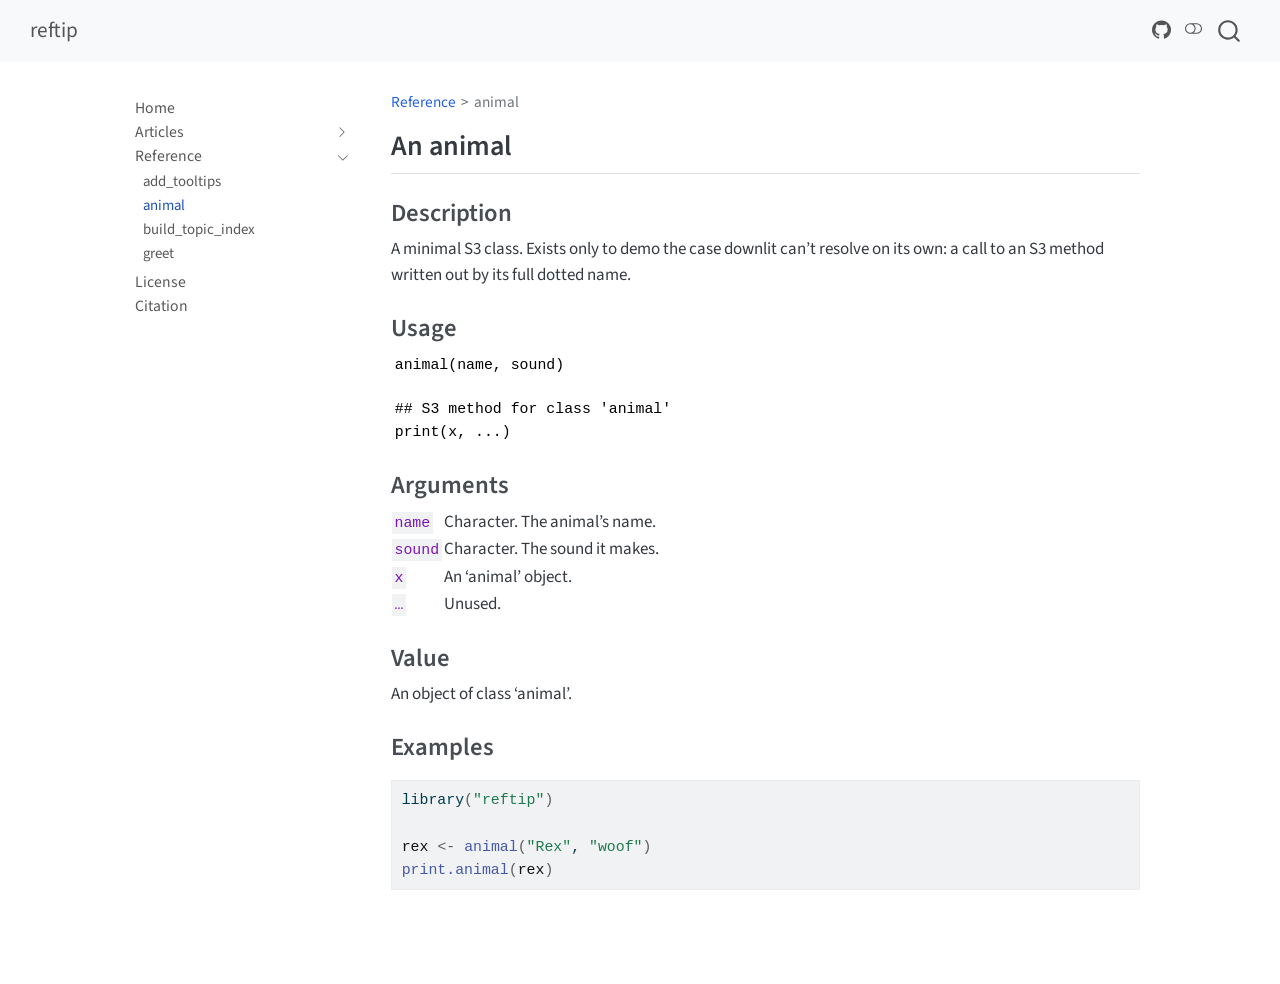
<file: man/animal.html>
<!DOCTYPE html>
<html xmlns="http://www.w3.org/1999/xhtml" lang="en" xml:lang="en"><head>
<meta http-equiv="Content-Type" content="text/html; charset=UTF-8">
<meta charset="utf-8">
<meta name="generator" content="quarto-1.10.19">
<meta name="viewport" content="width=device-width, initial-scale=1.0, user-scalable=yes">
<title>animal – reftip</title>
<style>
/* Default styles provided by pandoc.
** See https://pandoc.org/MANUAL.html#variables-for-html for config info.
*/
span.smallcaps{font-variant: small-caps;}
div.columns{display: flex; gap: 1.5em;}
div.column{flex: auto;}
@media screen {
div.columns{gap: min(4vw, 1.5em);}
div.column{overflow-x: auto;}
}
div.hanging-indent{margin-left: 1.5em; text-indent: -1.5em;}
ul.task-list{list-style: none;}
ul.task-list li input[type="checkbox"] {
  width: 0.8em;
  margin: 0 0.8em 0.2em -1em; /* quarto-specific, see https://github.com/quarto-dev/quarto-cli/issues/4556 */ 
  vertical-align: middle;
}
/* CSS for syntax highlighting */
html { -webkit-text-size-adjust: 100%; }
pre > code.sourceCode { white-space: pre; position: relative; }
pre > code.sourceCode > span { display: inline-block; line-height: 1.25; }
pre > code.sourceCode > span:empty { height: 1.2em; }
.sourceCode { overflow: visible; }
code.sourceCode > span { color: inherit; text-decoration: inherit; }
div.sourceCode { margin: 1em 0; }
pre.sourceCode { margin: 0; }
@media screen {
div.sourceCode { overflow: auto; }
}
@media print {
pre > code.sourceCode { white-space: pre-wrap; }
pre > code.sourceCode > span { text-indent: -5em; padding-left: 5em; }
}
pre.numberSource code
  { counter-reset: source-line 0; }
pre.numberSource code > span
  { position: relative; left: -4em; counter-increment: source-line; }
pre.numberSource code > span > a:first-child::before
  { content: counter(source-line);
    position: relative; left: -1em; text-align: right; vertical-align: baseline;
    border: none; display: inline-block;
    -webkit-touch-callout: none; -webkit-user-select: none;
    -khtml-user-select: none; -moz-user-select: none;
    -ms-user-select: none; user-select: none;
    padding: 0 4px; width: 4em;
  }
pre.numberSource { margin-left: 3em;  padding-left: 4px; }
div.sourceCode
  {   }
@media screen {
pre > code.sourceCode > span > a:first-child::before { text-decoration: underline; }
}
</style>

<script src="../site_libs/quarto-nav/quarto-nav.js"></script>
<script src="../site_libs/quarto-nav/headroom.min.js"></script>
<script src="../site_libs/clipboard/clipboard.min.js"></script>
<script src="../site_libs/quarto-search/autocomplete.umd.js"></script>
<script src="../site_libs/quarto-search/fuse.min.js"></script>
<script src="../site_libs/quarto-search/quarto-search.js"></script>
<meta name="quarto:offset" content="../">
<script src="../site_libs/quarto-html/quarto.js" type="module"></script>
<script src="../site_libs/quarto-html/tabsets/tabsets.js" type="module"></script>
<script src="../site_libs/quarto-html/popper.min.js"></script>
<script src="../site_libs/quarto-html/tippy.umd.min.js"></script>
<script src="../site_libs/quarto-html/anchor.min.js"></script>
<link href="../site_libs/quarto-html/tippy.css" rel="stylesheet">
<link href="../site_libs/quarto-html/quarto-syntax-highlighting-bf27225e3a48a9273f3daa8f8e829971.css" rel="stylesheet" class="quarto-color-scheme" id="quarto-text-highlighting-styles">
<link href="../site_libs/quarto-html/quarto-syntax-highlighting-dark-b626d73c4c936ccc3cb08be7d45d1df6.css" rel="stylesheet" class="quarto-color-scheme quarto-color-alternate" id="quarto-text-highlighting-styles">
<link href="../site_libs/quarto-html/quarto-syntax-highlighting-bf27225e3a48a9273f3daa8f8e829971.css" rel="stylesheet" class="quarto-color-scheme-extra" id="quarto-text-highlighting-styles">
<script src="../site_libs/bootstrap/bootstrap.min.js"></script>
<link href="../site_libs/bootstrap/bootstrap-icons.css" rel="stylesheet">
<link href="../site_libs/bootstrap/bootstrap-1deb56cad4490743328e3ad100c37e93.min.css" rel="stylesheet" append-hash="true" class="quarto-color-scheme" id="quarto-bootstrap" data-mode="light">
<link href="../site_libs/bootstrap/bootstrap-dark-f5364b49e66642d6ad6b839d3f61ce23.min.css" rel="stylesheet" append-hash="true" class="quarto-color-scheme quarto-color-alternate" id="quarto-bootstrap" data-mode="dark">
<link href="../site_libs/bootstrap/bootstrap-1deb56cad4490743328e3ad100c37e93.min.css" rel="stylesheet" append-hash="true" class="quarto-color-scheme-extra" id="quarto-bootstrap" data-mode="light"><script id="quarto-search-options" type="application/json">{
  "location": "navbar",
  "copy-button": false,
  "collapse-after": 3,
  "panel-placement": "end",
  "type": "overlay",
  "limit": 50,
  "keyboard-shortcut": [
    "f",
    "/",
    "s"
  ],
  "show-item-context": false,
  "language": {
    "search-no-results-text": "No results",
    "search-matching-documents-text": "matching documents",
    "search-copy-link-title": "Copy link to search",
    "search-hide-matches-text": "Hide additional matches",
    "search-more-match-text": "more match in this document",
    "search-more-matches-text": "more matches in this document",
    "search-clear-button-title": "Clear",
    "search-text-placeholder": "",
    "search-detached-cancel-button-title": "Cancel",
    "search-submit-button-title": "Submit",
    "search-label": "Search"
  }
}</script><script>
(function () {
  try {
    if (
      window.localStorage.getItem("quarto-color-scheme") === null &&
      window.matchMedia("(prefers-color-scheme: dark)").matches
    ) {
      window.localStorage.setItem("quarto-color-scheme", "alternate");
    }
  } catch (e) {
    // localStorage unavailable (e.g. file:// preview, blocked
    // storage) - fall back to Quarto's own light default.
  }
})();
</script>
<!-- reftip -->
<style>
.reftip-float{display:none;position:fixed;z-index:10000;min-width:220px;max-width:420px;background:var(--bs-body-bg,#1e1e1e);color:var(--bs-body-color,#eee);border:1px solid var(--bs-border-color,#444);border-radius:6px;padding:.5em .75em;font-size:.85em;line-height:1.4;box-shadow:0 4px 14px rgba(0,0,0,.35);white-space:normal;text-align:left;font-weight:normal;font-style:normal;}
.reftip-float .reftip-sig{display:block;white-space:pre-wrap;font-family:ui-monospace,SFMono-Regular,Consolas,monospace;font-weight:600;color:var(--bs-link-color,#9cdcfe);margin-bottom:.35em;background-color:transparent;padding:0;border-radius:0;}
.reftip-float .reftip-brief{margin:0;color:var(--bs-secondary-color,#ccc);}
a.reftip-ref{cursor:help;}
</style>
</head>
<body class="nav-sidebar floating nav-fixed fullcontent quarto-light"><script id="quarto-html-before-body" type="application/javascript">
    const toggleBodyColorMode = (bsSheetEl) => {
      const mode = bsSheetEl.getAttribute("data-mode");
      const bodyEl = window.document.querySelector("body");
      if (mode === "dark") {
        bodyEl.classList.add("quarto-dark");
        bodyEl.classList.remove("quarto-light");
      } else {
        bodyEl.classList.add("quarto-light");
        bodyEl.classList.remove("quarto-dark");
      }
    }
    const toggleBodyColorPrimary = () => {
      const bsSheetEl = window.document.querySelector("link#quarto-bootstrap:not([rel=disabled-stylesheet])");
      if (bsSheetEl) {
        toggleBodyColorMode(bsSheetEl);
      }
    }
    const setColorSchemeToggle = (alternate) => {
      const toggles = window.document.querySelectorAll('.quarto-color-scheme-toggle');
      for (let i=0; i < toggles.length; i++) {
        const toggle = toggles[i];
        if (toggle) {
          if (alternate) {
            toggle.classList.add("alternate");
          } else {
            toggle.classList.remove("alternate");
          }
        }
      }
    };
    const toggleColorMode = (alternate) => {
      // Switch the stylesheets
      const primaryStylesheets = window.document.querySelectorAll('link.quarto-color-scheme:not(.quarto-color-alternate)');
      const alternateStylesheets = window.document.querySelectorAll('link.quarto-color-scheme.quarto-color-alternate');
      manageTransitions('#quarto-margin-sidebar .nav-link', false);
      if (alternate) {
        // note: dark is layered on light, we don't disable primary!
        enableStylesheet(alternateStylesheets);
        for (const sheetNode of alternateStylesheets) {
          if (sheetNode.id === "quarto-bootstrap") {
            toggleBodyColorMode(sheetNode);
          }
        }
      } else {
        disableStylesheet(alternateStylesheets);
        enableStylesheet(primaryStylesheets)
        toggleBodyColorPrimary();
      }
      manageTransitions('#quarto-margin-sidebar .nav-link', true);
      // Switch the toggles
      setColorSchemeToggle(alternate)
      // Hack to workaround the fact that safari doesn't
      // properly recolor the scrollbar when toggling (#1455)
      if (navigator.userAgent.indexOf('Safari') > 0 && navigator.userAgent.indexOf('Chrome') == -1) {
        manageTransitions("body", false);
        window.scrollTo(0, 1);
        setTimeout(() => {
          window.scrollTo(0, 0);
          manageTransitions("body", true);
        }, 40);
      }
    }
    const disableStylesheet = (stylesheets) => {
      for (let i=0; i < stylesheets.length; i++) {
        const stylesheet = stylesheets[i];
        stylesheet.rel = 'disabled-stylesheet';
      }
    }
    const enableStylesheet = (stylesheets) => {
      for (let i=0; i < stylesheets.length; i++) {
        const stylesheet = stylesheets[i];
        if(stylesheet.rel !== 'stylesheet') { // for Chrome, which will still FOUC without this check
          stylesheet.rel = 'stylesheet';
        }
      }
    }
    const manageTransitions = (selector, allowTransitions) => {
      const els = window.document.querySelectorAll(selector);
      for (let i=0; i < els.length; i++) {
        const el = els[i];
        if (allowTransitions) {
          el.classList.remove('notransition');
        } else {
          el.classList.add('notransition');
        }
      }
    }
    const isFileUrl = () => {
      return window.location.protocol === 'file:';
    }
    const hasAlternateSentinel = () => {
      let styleSentinel = getColorSchemeSentinel();
      if (styleSentinel !== null) {
        return styleSentinel === "alternate";
      } else {
        return false;
      }
    }
    const setStyleSentinel = (alternate) => {
      const value = alternate ? "alternate" : "default";
      if (!isFileUrl()) {
        window.localStorage.setItem("quarto-color-scheme", value);
      } else {
        localAlternateSentinel = value;
      }
    }
    const getColorSchemeSentinel = () => {
      if (!isFileUrl()) {
        const storageValue = window.localStorage.getItem("quarto-color-scheme");
        return storageValue != null ? storageValue : localAlternateSentinel;
      } else {
        return localAlternateSentinel;
      }
    }
    const toggleGiscusIfUsed = (isAlternate, darkModeDefault) => {
      const baseTheme = document.querySelector('#giscus-base-theme')?.value ?? 'light';
      const alternateTheme = document.querySelector('#giscus-alt-theme')?.value ?? 'dark';
      let newTheme = '';
      if(authorPrefersDark) {
        newTheme = isAlternate ? baseTheme : alternateTheme;
      } else {
        newTheme = isAlternate ? alternateTheme : baseTheme;
      }
      const changeGiscusTheme = () => {
        // From: https://github.com/giscus/giscus/issues/336
        const sendMessage = (message) => {
          const iframe = document.querySelector('iframe.giscus-frame');
          if (!iframe) return;
          iframe.contentWindow.postMessage({ giscus: message }, 'https://giscus.app');
        }
        sendMessage({
          setConfig: {
            theme: newTheme
          }
        });
      }
      const isGiscussLoaded = window.document.querySelector('iframe.giscus-frame') !== null;
      if (isGiscussLoaded) {
        changeGiscusTheme();
      }
    };
    const authorPrefersDark = false;
    const darkModeDefault = authorPrefersDark;
      document.querySelector('link#quarto-text-highlighting-styles.quarto-color-scheme-extra').rel = 'disabled-stylesheet';
      document.querySelector('link#quarto-bootstrap.quarto-color-scheme-extra').rel = 'disabled-stylesheet';
    let localAlternateSentinel = darkModeDefault ? 'alternate' : 'default';
    // Dark / light mode switch
    window.quartoToggleColorScheme = () => {
      // Read the current dark / light value
      let toAlternate = !hasAlternateSentinel();
      toggleColorMode(toAlternate);
      setStyleSentinel(toAlternate);
      toggleGiscusIfUsed(toAlternate, darkModeDefault);
      window.dispatchEvent(new Event('resize'));
    };
    // Switch to dark mode if need be
    if (hasAlternateSentinel()) {
      toggleColorMode(true);
    } else {
      toggleColorMode(false);
    }
  </script>

<div id="quarto-search-results"></div>
  <header id="quarto-header" class="headroom fixed-top"><nav class="navbar navbar-expand-lg " data-bs-theme="dark"><div class="navbar-container container-fluid">
      <div class="navbar-brand-container mx-auto">
    <a class="navbar-brand" href="../index.html">
    <span class="navbar-title">reftip</span>
    </a>
  </div>
            <div id="quarto-search" class="" title="Search"></div>
          <button class="navbar-toggler" type="button" data-bs-toggle="collapse" data-bs-target="#navbarCollapse" aria-controls="navbarCollapse" role="menu" aria-expanded="false" aria-label="Toggle navigation" onclick="if (window.quartoToggleHeadroom) { window.quartoToggleHeadroom(); }">
  <span class="navbar-toggler-icon"></span>
</button>
          <div class="collapse navbar-collapse" id="navbarCollapse">
            <ul class="navbar-nav navbar-nav-scroll ms-auto">
<li class="nav-item compact">
    <a class="nav-link" href="https://github.com/BjarkeHautop/reftip"> <i class="bi bi-github" role="img" aria-label="reftip GitHub">
</i> 
<span class="menu-text"></span></a>
  </li>  
</ul>
</div> <!-- /navcollapse -->
            <div class="quarto-navbar-tools">
  <a href="" class="quarto-color-scheme-toggle quarto-navigation-tool  px-1" onclick="window.quartoToggleColorScheme(); return false;" title="Toggle dark mode"><i class="bi"></i></a>
</div>
      </div> <!-- /container-fluid -->
    </nav><nav class="quarto-secondary-nav"><div class="container-fluid d-flex">
      <button type="button" class="quarto-btn-toggle btn" data-bs-toggle="collapse" role="button" data-bs-target=".quarto-sidebar-collapse-item" aria-controls="quarto-sidebar" aria-expanded="false" aria-label="Toggle sidebar navigation" onclick="if (window.quartoToggleHeadroom) { window.quartoToggleHeadroom(); }">
        <i class="bi bi-layout-text-sidebar-reverse"></i>
      </button>
        <nav class="quarto-page-breadcrumbs" aria-label="breadcrumb"><ol class="breadcrumb"><li class="breadcrumb-item"><a href="../man/add_tooltips.html">Reference</a></li><li class="breadcrumb-item"><a href="../man/animal.html">animal</a></li></ol></nav>
        <a class="flex-grow-1" role="navigation" data-bs-toggle="collapse" data-bs-target=".quarto-sidebar-collapse-item" aria-controls="quarto-sidebar" aria-expanded="false" aria-label="Toggle sidebar navigation" onclick="if (window.quartoToggleHeadroom) { window.quartoToggleHeadroom(); }">      
        </a>
    </div>
  </nav></header><!-- content --><div id="quarto-content" class="quarto-container page-columns page-rows-contents page-layout-article page-navbar">
<!-- sidebar -->
  <nav id="quarto-sidebar" class="sidebar collapse collapse-horizontal quarto-sidebar-collapse-item sidebar-navigation floating overflow-auto"><div class="sidebar-menu-container"> 
    <ul class="list-unstyled mt-1">
<li class="sidebar-item">
  <div class="sidebar-item-container"> 
  <a href="../index.html" class="sidebar-item-text sidebar-link">
 <span class="menu-text">Home</span></a>
  </div>
</li>
        <li class="sidebar-item sidebar-item-section">
      <div class="sidebar-item-container"> 
            <a class="sidebar-item-text sidebar-link text-start collapsed" data-bs-toggle="collapse" data-bs-target="#quarto-sidebar-section-1" role="navigation" aria-expanded="false">
 <span class="menu-text">Articles</span></a>
          <a class="sidebar-item-toggle text-start collapsed" data-bs-toggle="collapse" data-bs-target="#quarto-sidebar-section-1" role="navigation" aria-expanded="false" aria-label="Toggle section">
            <i class="bi bi-chevron-right ms-2"></i>
          </a> 
      </div>
      <ul id="quarto-sidebar-section-1" class="collapse list-unstyled sidebar-section depth1 ">
<li class="sidebar-item">
  <div class="sidebar-item-container"> 
  <a href="../vignettes/demo.html" class="sidebar-item-text sidebar-link">
 <span class="menu-text">Live demo</span></a>
  </div>
</li>
      </ul>
</li>
        <li class="sidebar-item sidebar-item-section">
      <div class="sidebar-item-container"> 
            <a class="sidebar-item-text sidebar-link text-start" data-bs-toggle="collapse" data-bs-target="#quarto-sidebar-section-2" role="navigation" aria-expanded="true">
 <span class="menu-text">Reference</span></a>
          <a class="sidebar-item-toggle text-start" data-bs-toggle="collapse" data-bs-target="#quarto-sidebar-section-2" role="navigation" aria-expanded="true" aria-label="Toggle section">
            <i class="bi bi-chevron-right ms-2"></i>
          </a> 
      </div>
      <ul id="quarto-sidebar-section-2" class="collapse list-unstyled sidebar-section depth1 show">
<li class="sidebar-item">
  <div class="sidebar-item-container"> 
  <a href="../man/add_tooltips.html" class="sidebar-item-text sidebar-link">
 <span class="menu-text">add_tooltips</span></a>
  </div>
</li>
          <li class="sidebar-item">
  <div class="sidebar-item-container"> 
  <a href="../man/animal.html" class="sidebar-item-text sidebar-link active">
 <span class="menu-text">animal</span></a>
  </div>
</li>
          <li class="sidebar-item">
  <div class="sidebar-item-container"> 
  <a href="../man/build_topic_index.html" class="sidebar-item-text sidebar-link">
 <span class="menu-text">build_topic_index</span></a>
  </div>
</li>
          <li class="sidebar-item">
  <div class="sidebar-item-container"> 
  <a href="../man/greet.html" class="sidebar-item-text sidebar-link">
 <span class="menu-text">greet</span></a>
  </div>
</li>
      </ul>
</li>
        <li class="sidebar-item">
  <div class="sidebar-item-container"> 
  <a href="../LICENSE.html" class="sidebar-item-text sidebar-link">
 <span class="menu-text">License</span></a>
  </div>
</li>
        <li class="sidebar-item">
  <div class="sidebar-item-container"> 
  <a href="../CITATION.html" class="sidebar-item-text sidebar-link">
 <span class="menu-text">Citation</span></a>
  </div>
</li>
    </ul>
</div>
</nav><div id="quarto-sidebar-glass" class="quarto-sidebar-collapse-item" data-bs-toggle="collapse" data-bs-target=".quarto-sidebar-collapse-item"></div>
<!-- margin-sidebar -->
    
<!-- main -->
<main class="content" id="quarto-document-content"><header id="title-block-header" class="quarto-title-block"><nav class="quarto-page-breadcrumbs quarto-title-breadcrumbs d-none d-lg-block" aria-label="breadcrumb"><ol class="breadcrumb"><li class="breadcrumb-item"><a href="../man/add_tooltips.html">Reference</a></li><li class="breadcrumb-item"><a href="../man/animal.html">animal</a></li></ol></nav></header><section id="an-animal" class="level2 unnumbered"><h2 class="unnumbered anchored" data-anchor-id="an-animal">An animal</h2>
<section id="description" class="level3"><h3 class="anchored" data-anchor-id="description">Description</h3>
<p>A minimal S3 class. Exists only to demo the case downlit can’t resolve on its own: a call to an S3 method written out by its full dotted name.</p>
</section><section id="usage" class="level3"><h3 class="anchored" data-anchor-id="usage">Usage</h3>
<pre><code class="language-R">animal(name, sound)

## S3 method for class 'animal'
print(x, ...)
</code></pre>
</section><section id="arguments" class="level3"><h3 class="anchored" data-anchor-id="arguments">Arguments</h3>
<table role="presentation">
<tbody><tr>
<td style="white-space: collapse; font-family: monospace; vertical-align: top">
<code id="name">name</code>
</td>
<td>
Character. The animal’s name.
</td>
</tr>
<tr>
<td style="white-space: collapse; font-family: monospace; vertical-align: top">
<code id="sound">sound</code>
</td>
<td>
Character. The sound it makes.
</td>
</tr>
<tr>
<td style="white-space: collapse; font-family: monospace; vertical-align: top">
<code id="x">x</code>
</td>
<td>
An ‘animal’ object.
</td>
</tr>
<tr>
<td style="white-space: collapse; font-family: monospace; vertical-align: top">
<code id="...">…</code>
</td>
<td>
Unused.
</td>
</tr>
</tbody></table></section><section id="value" class="level3"><h3 class="anchored" data-anchor-id="value">Value</h3>
<p>An object of class ‘animal’.</p>
</section><section id="examples" class="level3"><h3 class="anchored" data-anchor-id="examples">Examples</h3>
<div class="cell">
<div class="code-copy-outer-scaffold"><div class="sourceCode" id="cb1"><pre class="downlit sourceCode r code-with-copy"><code class="sourceCode R"><span><span class="kw"><a href="https://rdrr.io/r/base/library.html">library</a></span><span class="op">(</span><span class="st">"reftip"</span><span class="op">)</span></span>
<span></span>
<span><span class="va">rex</span> <span class="op">&lt;-</span> <span class="fu"><a class="reftip-ref" data-reftip="t1" href="./animal.html">animal</a></span><span class="op">(</span><span class="st">"Rex"</span>, <span class="st">"woof"</span><span class="op">)</span></span>
<span><span class="fu"><a class="reftip-ref" data-reftip="t2" href="./animal.html">print.animal</a></span><span class="op">(</span><span class="va">rex</span><span class="op">)</span></span></code></pre></div><button title="Copy to Clipboard" class="code-copy-button"><i class="bi"></i></button></div>
</div>


</section></section></main><!-- /main --><script id="quarto-html-after-body" type="application/javascript">
  window.document.addEventListener("DOMContentLoaded", function (event) {
    // Ensure there is a toggle, if there isn't float one in the top right
    if (window.document.querySelector('.quarto-color-scheme-toggle') === null) {
      const a = window.document.createElement('a');
      a.classList.add('top-right');
      a.classList.add('quarto-color-scheme-toggle');
      a.href = "";
      a.onclick = function() { try { window.quartoToggleColorScheme(); } catch {} return false; };
      const i = window.document.createElement("i");
      i.classList.add('bi');
      a.appendChild(i);
      window.document.body.appendChild(a);
    }
    setColorSchemeToggle(hasAlternateSentinel())
    const icon = "";
    const anchorJS = new window.AnchorJS();
    anchorJS.options = {
      placement: 'right',
      icon: icon
    };
    anchorJS.add('.anchored');
    const isCodeAnnotation = (el) => {
      for (const clz of el.classList) {
        if (clz.startsWith('code-annotation-')) {                     
          return true;
        }
      }
      return false;
    }
    const onCopySuccess = function(e) {
      // button target
      const button = e.trigger;
      // don't keep focus
      button.blur();
      // flash "checked"
      button.classList.add('code-copy-button-checked');
      var currentTitle = button.getAttribute("title");
      button.setAttribute("title", "Copied!");
      let tooltip;
      if (window.bootstrap) {
        button.setAttribute("data-bs-toggle", "tooltip");
        button.setAttribute("data-bs-placement", "left");
        button.setAttribute("data-bs-title", "Copied!");
        tooltip = new bootstrap.Tooltip(button, 
          { trigger: "manual", 
            customClass: "code-copy-button-tooltip",
            offset: [0, -8]});
        tooltip.show();    
      }
      setTimeout(function() {
        if (tooltip) {
          tooltip.hide();
          button.removeAttribute("data-bs-title");
          button.removeAttribute("data-bs-toggle");
          button.removeAttribute("data-bs-placement");
        }
        button.setAttribute("title", currentTitle);
        button.classList.remove('code-copy-button-checked');
      }, 1000);
      // clear code selection
      e.clearSelection();
    }
    const getTextToCopy = function(trigger) {
      const outerScaffold = trigger.parentElement.cloneNode(true);
      const codeEl = outerScaffold.querySelector('code');
      for (const childEl of codeEl.children) {
        if (isCodeAnnotation(childEl)) {
          childEl.remove();
        }
      }
      return codeEl.innerText;
    }
    const clipboard = new window.ClipboardJS('.code-copy-button:not([data-in-quarto-modal])', {
      text: getTextToCopy
    });
    clipboard.on('success', onCopySuccess);
    if (window.document.getElementById('quarto-embedded-source-code-modal')) {
      const clipboardModal = new window.ClipboardJS('.code-copy-button[data-in-quarto-modal]', {
        text: getTextToCopy,
        container: window.document.getElementById('quarto-embedded-source-code-modal')
      });
      clipboardModal.on('success', onCopySuccess);
    }
      var localhostRegex = new RegExp(/^(?:http|https):\/\/localhost\:?[0-9]*\//);
      var mailtoRegex = new RegExp(/^mailto:/);
        var filterRegex = new RegExp('/' + window.location.host + '/');
      var isInternal = (href) => {
          return filterRegex.test(href) || localhostRegex.test(href) || mailtoRegex.test(href);
      }
      // Inspect non-navigation links and adorn them if external
     var links = window.document.querySelectorAll('a[href]:not(.nav-link):not(.navbar-brand):not(.toc-action):not(.sidebar-link):not(.sidebar-item-toggle):not(.pagination-link):not(.no-external):not([aria-hidden]):not(.dropdown-item):not(.quarto-navigation-tool):not(.about-link)');
      for (var i=0; i<links.length; i++) {
        const link = links[i];
        if (!isInternal(link.href)) {
          // undo the damage that might have been done by quarto-nav.js in the case of
          // links that we want to consider external
          if (link.dataset.originalHref !== undefined) {
            link.href = link.dataset.originalHref;
          }
        }
      }
    function tippyHover(el, contentFn, onTriggerFn, onUntriggerFn) {
      const config = {
        allowHTML: true,
        maxWidth: 500,
        delay: 100,
        arrow: false,
        appendTo: function(el) {
            return el.parentElement;
        },
        interactive: true,
        interactiveBorder: 10,
        theme: 'quarto',
        placement: 'bottom-start',
      };
      if (contentFn) {
        config.content = contentFn;
      }
      if (onTriggerFn) {
        config.onTrigger = onTriggerFn;
      }
      if (onUntriggerFn) {
        config.onUntrigger = onUntriggerFn;
      }
      window.tippy(el, config); 
    }
    const noterefs = window.document.querySelectorAll('a[role="doc-noteref"]');
    for (var i=0; i<noterefs.length; i++) {
      const ref = noterefs[i];
      tippyHover(ref, function() {
        // use id or data attribute instead here
        let href = ref.getAttribute('data-footnote-href') || ref.getAttribute('href');
        try { href = new URL(href).hash; } catch {}
        const id = href.replace(/^#\/?/, "");
        const note = window.document.getElementById(id);
        if (note) {
          return note.innerHTML;
        } else {
          return "";
        }
      });
    }
    const xrefs = window.document.querySelectorAll('a.quarto-xref');
    const processXRef = (id, note) => {
      // Strip column container classes
      const stripColumnClz = (el) => {
        el.classList.remove("page-full", "page-columns");
        if (el.children) {
          for (const child of el.children) {
            stripColumnClz(child);
          }
        }
      }
      stripColumnClz(note)
      if (id === null || id.startsWith('sec-')) {
        // Special case sections, only their first couple elements
        const container = document.createElement("div");
        if (note.children && note.children.length > 2) {
          container.appendChild(note.children[0].cloneNode(true));
          for (let i = 1; i < note.children.length; i++) {
            const child = note.children[i];
            if (child.tagName === "P" && child.innerText === "") {
              continue;
            } else {
              container.appendChild(child.cloneNode(true));
              break;
            }
          }
          if (window.Quarto?.typesetMath) {
            window.Quarto.typesetMath(container);
          }
          return container.innerHTML
        } else {
          if (window.Quarto?.typesetMath) {
            window.Quarto.typesetMath(note);
          }
          return note.innerHTML;
        }
      } else {
        // Remove any anchor links if they are present
        const anchorLink = note.querySelector('a.anchorjs-link');
        if (anchorLink) {
          anchorLink.remove();
        }
        if (window.Quarto?.typesetMath) {
          window.Quarto.typesetMath(note);
        }
        if (note.classList.contains("callout")) {
          return note.outerHTML;
        } else {
          return note.innerHTML;
        }
      }
    }
    for (var i=0; i<xrefs.length; i++) {
      const xref = xrefs[i];
      tippyHover(xref, undefined, function(instance) {
        instance.disable();
        let url = xref.getAttribute('href');
        let hash = undefined; 
        if (url.startsWith('#')) {
          hash = url;
        } else {
          try { hash = new URL(url).hash; } catch {}
        }
        if (hash) {
          const id = hash.replace(/^#\/?/, "");
          const note = window.document.getElementById(id);
          if (note !== null) {
            try {
              const html = processXRef(id, note.cloneNode(true));
              instance.setContent(html);
            } finally {
              instance.enable();
              instance.show();
            }
          } else {
            // See if we can fetch this
            fetch(url.split('#')[0])
            .then(res => res.text())
            .then(html => {
              const parser = new DOMParser();
              const htmlDoc = parser.parseFromString(html, "text/html");
              const note = htmlDoc.getElementById(id);
              if (note !== null) {
                const html = processXRef(id, note);
                instance.setContent(html);
              } 
            }).finally(() => {
              instance.enable();
              instance.show();
            });
          }
        } else {
          // See if we can fetch a full url (with no hash to target)
          // This is a special case and we should probably do some content thinning / targeting
          fetch(url)
          .then(res => res.text())
          .then(html => {
            const parser = new DOMParser();
            const htmlDoc = parser.parseFromString(html, "text/html");
            const note = htmlDoc.querySelector('main.content');
            if (note !== null) {
              // This should only happen for chapter cross references
              // (since there is no id in the URL)
              // remove the first header
              if (note.children.length > 0 && note.children[0].tagName === "HEADER") {
                note.children[0].remove();
              }
              const html = processXRef(null, note);
              instance.setContent(html);
            } 
          }).finally(() => {
            instance.enable();
            instance.show();
          });
        }
      }, function(instance) {
      });
    }
        let selectedAnnoteEl;
        const selectorForAnnotation = ( cell, annotation) => {
          let cellAttr = 'data-code-cell="' + cell + '"';
          let lineAttr = 'data-code-annotation="' +  annotation + '"';
          const selector = 'span[' + cellAttr + '][' + lineAttr + ']';
          return selector;
        }
        const selectCodeLines = (annoteEl) => {
          const doc = window.document;
          const targetCell = annoteEl.getAttribute("data-target-cell");
          const targetAnnotation = annoteEl.getAttribute("data-target-annotation");
          const annoteSpan = window.document.querySelector(selectorForAnnotation(targetCell, targetAnnotation));
          const lines = annoteSpan.getAttribute("data-code-lines").split(",");
          const lineIds = lines.map((line) => {
            return targetCell + "-" + line;
          })
          let top = null;
          let height = null;
          let parent = null;
          if (lineIds.length > 0) {
              //compute the position of the single el (top and bottom and make a div)
              const el = window.document.getElementById(lineIds[0]);
              top = el.offsetTop;
              height = el.offsetHeight;
              parent = el.parentElement.parentElement;
            if (lineIds.length > 1) {
              const lastEl = window.document.getElementById(lineIds[lineIds.length - 1]);
              const bottom = lastEl.offsetTop + lastEl.offsetHeight;
              height = bottom - top;
            }
            if (top !== null && height !== null && parent !== null) {
              // cook up a div (if necessary) and position it 
              let div = window.document.getElementById("code-annotation-line-highlight");
              if (div === null) {
                div = window.document.createElement("div");
                div.setAttribute("id", "code-annotation-line-highlight");
                div.style.position = 'absolute';
                parent.appendChild(div);
              }
              div.style.top = top - 2 + "px";
              div.style.height = height + 4 + "px";
              div.style.left = 0;
              let gutterDiv = window.document.getElementById("code-annotation-line-highlight-gutter");
              if (gutterDiv === null) {
                gutterDiv = window.document.createElement("div");
                gutterDiv.setAttribute("id", "code-annotation-line-highlight-gutter");
                gutterDiv.style.position = 'absolute';
                const codeCell = window.document.getElementById(targetCell);
                const gutter = codeCell.querySelector('.code-annotation-gutter');
                gutter.appendChild(gutterDiv);
              }
              gutterDiv.style.top = top - 2 + "px";
              gutterDiv.style.height = height + 4 + "px";
            }
            selectedAnnoteEl = annoteEl;
          }
        };
        const unselectCodeLines = () => {
          const elementsIds = ["code-annotation-line-highlight", "code-annotation-line-highlight-gutter"];
          elementsIds.forEach((elId) => {
            const div = window.document.getElementById(elId);
            if (div) {
              div.remove();
            }
          });
          selectedAnnoteEl = undefined;
        };
          // Handle positioning of the toggle
      window.addEventListener(
        "resize",
        throttle(() => {
          elRect = undefined;
          if (selectedAnnoteEl) {
            selectCodeLines(selectedAnnoteEl);
          }
        }, 10)
      );
      function throttle(fn, ms) {
      let throttle = false;
      let timer;
        return (...args) => {
          if(!throttle) { // first call gets through
              fn.apply(this, args);
              throttle = true;
          } else { // all the others get throttled
              if(timer) clearTimeout(timer); // cancel #2
              timer = setTimeout(() => {
                fn.apply(this, args);
                timer = throttle = false;
              }, ms);
          }
        };
      }
        // Attach click handler to the DT
        const annoteDls = window.document.querySelectorAll('dt[data-target-cell]');
        for (const annoteDlNode of annoteDls) {
          annoteDlNode.addEventListener('click', (event) => {
            const clickedEl = event.target;
            if (clickedEl !== selectedAnnoteEl) {
              unselectCodeLines();
              const activeEl = window.document.querySelector('dt[data-target-cell].code-annotation-active');
              if (activeEl) {
                activeEl.classList.remove('code-annotation-active');
              }
              selectCodeLines(clickedEl);
              clickedEl.classList.add('code-annotation-active');
            } else {
              // Unselect the line
              unselectCodeLines();
              clickedEl.classList.remove('code-annotation-active');
            }
          });
        }
    const findCites = (el) => {
      const parentEl = el.parentElement;
      if (parentEl) {
        const cites = parentEl.dataset.cites;
        if (cites) {
          return {
            el,
            cites: cites.split(' ')
          };
        } else {
          return findCites(el.parentElement)
        }
      } else {
        return undefined;
      }
    };
    var bibliorefs = window.document.querySelectorAll('a[role="doc-biblioref"]');
    for (var i=0; i<bibliorefs.length; i++) {
      const ref = bibliorefs[i];
      const citeInfo = findCites(ref);
      if (citeInfo) {
        tippyHover(citeInfo.el, function() {
          var popup = window.document.createElement('div');
          citeInfo.cites.forEach(function(cite) {
            var citeDiv = window.document.createElement('div');
            citeDiv.classList.add('hanging-indent');
            citeDiv.classList.add('csl-entry');
            var biblioDiv = window.document.getElementById('ref-' + cite);
            if (biblioDiv) {
              citeDiv.innerHTML = biblioDiv.innerHTML;
            }
            popup.appendChild(citeDiv);
          });
          return popup.innerHTML;
        });
      }
    }
  });
  </script>
</div> <!-- /content -->



<div class="reftip-payload" hidden><div class="reftip-tip" data-for="t1"><code class="reftip-sig">animal(name, sound)</code><span class="reftip-brief">A minimal S3 class.</span></div><div class="reftip-tip" data-for="t2"><code class="reftip-sig">print.animal(x, ...)</code><span class="reftip-brief">A minimal S3 class.</span></div></div>
<script>
(function(){
  var payload = document.currentScript.previousElementSibling;
  var float = document.createElement('div');
  float.className = 'reftip-float';
  float.setAttribute('role', 'tooltip');
  document.body.appendChild(float);
  var hideTimer;
  function place(el){
    var r = el.getBoundingClientRect();
    var top = r.bottom + 6;
    var left = r.left;
    var maxLeft = window.innerWidth - float.offsetWidth - 8;
    if (left > maxLeft) left = Math.max(8, maxLeft);
    var maxTop = window.innerHeight - float.offsetHeight - 8;
    if (top > maxTop) top = Math.max(8, r.top - float.offsetHeight - 6);
    float.style.top = top + 'px';
    float.style.left = left + 'px';
  }
  function show(el){
    var key = el.getAttribute('data-reftip');
    var tip = payload.querySelector('[data-for="' + key + '"]');
    if (!tip) return;
    float.innerHTML = tip.innerHTML;
    float.style.display = 'block';
    place(el);
  }
  function hide(){ float.style.display = 'none'; }
  function cancelHide(){ clearTimeout(hideTimer); }
  function scheduleHide(){ hideTimer = setTimeout(hide, 150); }
  var links = document.querySelectorAll('a.reftip-ref');
  for (var i = 0; i < links.length; i++) {
    (function(el){
      el.addEventListener('mouseenter', function(){ cancelHide(); show(el); });
      el.addEventListener('mouseleave', scheduleHide);
      el.addEventListener('focus', function(){ show(el); });
      el.addEventListener('blur', hide);
    })(links[i]);
  }
  float.addEventListener('mouseenter', cancelHide);
  float.addEventListener('mouseleave', scheduleHide);
})();
</script>
</body></html>
</file>
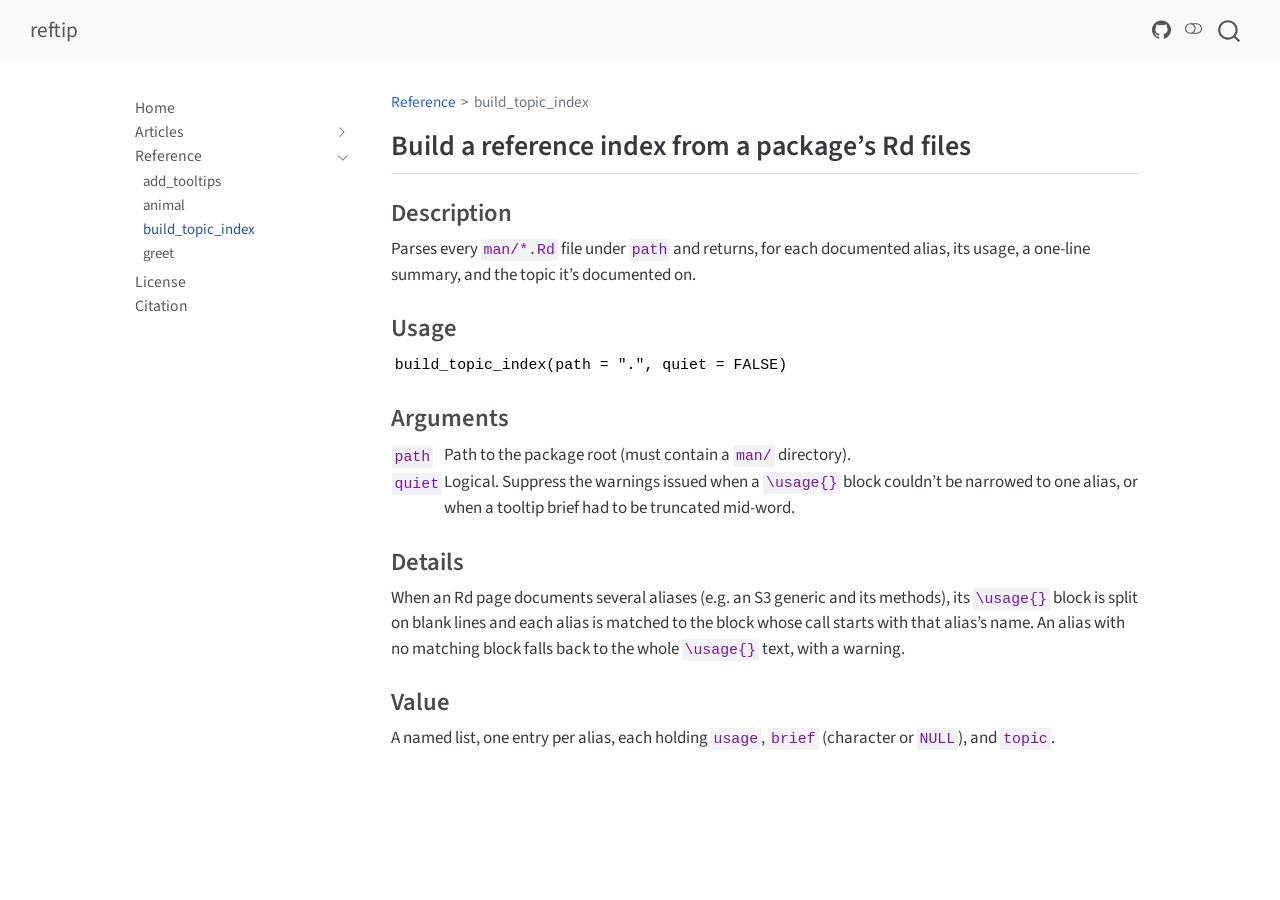
<file: man/build_topic_index.html>
<!DOCTYPE html>
<html xmlns="http://www.w3.org/1999/xhtml" lang="en" xml:lang="en"><head>

<meta charset="utf-8">
<meta name="generator" content="quarto-1.10.19">

<meta name="viewport" content="width=device-width, initial-scale=1.0, user-scalable=yes">


<title>build_topic_index – reftip</title>
<style>
/* Default styles provided by pandoc.
** See https://pandoc.org/MANUAL.html#variables-for-html for config info.
*/
span.smallcaps{font-variant: small-caps;}
div.columns{display: flex; gap: 1.5em;}
div.column{flex: auto;}
@media screen {
div.columns{gap: min(4vw, 1.5em);}
div.column{overflow-x: auto;}
}
div.hanging-indent{margin-left: 1.5em; text-indent: -1.5em;}
ul.task-list{list-style: none;}
ul.task-list li input[type="checkbox"] {
  width: 0.8em;
  margin: 0 0.8em 0.2em -1em; /* quarto-specific, see https://github.com/quarto-dev/quarto-cli/issues/4556 */ 
  vertical-align: middle;
}
</style>


<script src="../site_libs/quarto-nav/quarto-nav.js"></script>
<script src="../site_libs/quarto-nav/headroom.min.js"></script>
<script src="../site_libs/clipboard/clipboard.min.js"></script>
<script src="../site_libs/quarto-search/autocomplete.umd.js"></script>
<script src="../site_libs/quarto-search/fuse.min.js"></script>
<script src="../site_libs/quarto-search/quarto-search.js"></script>
<meta name="quarto:offset" content="../">
<script src="../site_libs/quarto-html/quarto.js" type="module"></script>
<script src="../site_libs/quarto-html/tabsets/tabsets.js" type="module"></script>
<script src="../site_libs/quarto-html/popper.min.js"></script>
<script src="../site_libs/quarto-html/tippy.umd.min.js"></script>
<script src="../site_libs/quarto-html/anchor.min.js"></script>
<link href="../site_libs/quarto-html/tippy.css" rel="stylesheet">
<link href="../site_libs/quarto-html/quarto-syntax-highlighting-bf27225e3a48a9273f3daa8f8e829971.css" rel="stylesheet" class="quarto-color-scheme" id="quarto-text-highlighting-styles">
<link href="../site_libs/quarto-html/quarto-syntax-highlighting-dark-b626d73c4c936ccc3cb08be7d45d1df6.css" rel="stylesheet" class="quarto-color-scheme quarto-color-alternate" id="quarto-text-highlighting-styles">
<link href="../site_libs/quarto-html/quarto-syntax-highlighting-bf27225e3a48a9273f3daa8f8e829971.css" rel="stylesheet" class="quarto-color-scheme-extra" id="quarto-text-highlighting-styles">
<script src="../site_libs/bootstrap/bootstrap.min.js"></script>
<link href="../site_libs/bootstrap/bootstrap-icons.css" rel="stylesheet">
<link href="../site_libs/bootstrap/bootstrap-1deb56cad4490743328e3ad100c37e93.min.css" rel="stylesheet" append-hash="true" class="quarto-color-scheme" id="quarto-bootstrap" data-mode="light">
<link href="../site_libs/bootstrap/bootstrap-dark-f5364b49e66642d6ad6b839d3f61ce23.min.css" rel="stylesheet" append-hash="true" class="quarto-color-scheme quarto-color-alternate" id="quarto-bootstrap" data-mode="dark">
<link href="../site_libs/bootstrap/bootstrap-1deb56cad4490743328e3ad100c37e93.min.css" rel="stylesheet" append-hash="true" class="quarto-color-scheme-extra" id="quarto-bootstrap" data-mode="light">
<script id="quarto-search-options" type="application/json">{
  "location": "navbar",
  "copy-button": false,
  "collapse-after": 3,
  "panel-placement": "end",
  "type": "overlay",
  "limit": 50,
  "keyboard-shortcut": [
    "f",
    "/",
    "s"
  ],
  "show-item-context": false,
  "language": {
    "search-no-results-text": "No results",
    "search-matching-documents-text": "matching documents",
    "search-copy-link-title": "Copy link to search",
    "search-hide-matches-text": "Hide additional matches",
    "search-more-match-text": "more match in this document",
    "search-more-matches-text": "more matches in this document",
    "search-clear-button-title": "Clear",
    "search-text-placeholder": "",
    "search-detached-cancel-button-title": "Cancel",
    "search-submit-button-title": "Submit",
    "search-label": "Search"
  }
}</script>
<script>
(function () {
  try {
    if (
      window.localStorage.getItem("quarto-color-scheme") === null &&
      window.matchMedia("(prefers-color-scheme: dark)").matches
    ) {
      window.localStorage.setItem("quarto-color-scheme", "alternate");
    }
  } catch (e) {
    // localStorage unavailable (e.g. file:// preview, blocked
    // storage) - fall back to Quarto's own light default.
  }
})();
</script>


</head>

<body class="nav-sidebar floating nav-fixed fullcontent quarto-light"><script id="quarto-html-before-body" type="application/javascript">
    const toggleBodyColorMode = (bsSheetEl) => {
      const mode = bsSheetEl.getAttribute("data-mode");
      const bodyEl = window.document.querySelector("body");
      if (mode === "dark") {
        bodyEl.classList.add("quarto-dark");
        bodyEl.classList.remove("quarto-light");
      } else {
        bodyEl.classList.add("quarto-light");
        bodyEl.classList.remove("quarto-dark");
      }
    }
    const toggleBodyColorPrimary = () => {
      const bsSheetEl = window.document.querySelector("link#quarto-bootstrap:not([rel=disabled-stylesheet])");
      if (bsSheetEl) {
        toggleBodyColorMode(bsSheetEl);
      }
    }
    const setColorSchemeToggle = (alternate) => {
      const toggles = window.document.querySelectorAll('.quarto-color-scheme-toggle');
      for (let i=0; i < toggles.length; i++) {
        const toggle = toggles[i];
        if (toggle) {
          if (alternate) {
            toggle.classList.add("alternate");
          } else {
            toggle.classList.remove("alternate");
          }
        }
      }
    };
    const toggleColorMode = (alternate) => {
      // Switch the stylesheets
      const primaryStylesheets = window.document.querySelectorAll('link.quarto-color-scheme:not(.quarto-color-alternate)');
      const alternateStylesheets = window.document.querySelectorAll('link.quarto-color-scheme.quarto-color-alternate');
      manageTransitions('#quarto-margin-sidebar .nav-link', false);
      if (alternate) {
        // note: dark is layered on light, we don't disable primary!
        enableStylesheet(alternateStylesheets);
        for (const sheetNode of alternateStylesheets) {
          if (sheetNode.id === "quarto-bootstrap") {
            toggleBodyColorMode(sheetNode);
          }
        }
      } else {
        disableStylesheet(alternateStylesheets);
        enableStylesheet(primaryStylesheets)
        toggleBodyColorPrimary();
      }
      manageTransitions('#quarto-margin-sidebar .nav-link', true);
      // Switch the toggles
      setColorSchemeToggle(alternate)
      // Hack to workaround the fact that safari doesn't
      // properly recolor the scrollbar when toggling (#1455)
      if (navigator.userAgent.indexOf('Safari') > 0 && navigator.userAgent.indexOf('Chrome') == -1) {
        manageTransitions("body", false);
        window.scrollTo(0, 1);
        setTimeout(() => {
          window.scrollTo(0, 0);
          manageTransitions("body", true);
        }, 40);
      }
    }
    const disableStylesheet = (stylesheets) => {
      for (let i=0; i < stylesheets.length; i++) {
        const stylesheet = stylesheets[i];
        stylesheet.rel = 'disabled-stylesheet';
      }
    }
    const enableStylesheet = (stylesheets) => {
      for (let i=0; i < stylesheets.length; i++) {
        const stylesheet = stylesheets[i];
        if(stylesheet.rel !== 'stylesheet') { // for Chrome, which will still FOUC without this check
          stylesheet.rel = 'stylesheet';
        }
      }
    }
    const manageTransitions = (selector, allowTransitions) => {
      const els = window.document.querySelectorAll(selector);
      for (let i=0; i < els.length; i++) {
        const el = els[i];
        if (allowTransitions) {
          el.classList.remove('notransition');
        } else {
          el.classList.add('notransition');
        }
      }
    }
    const isFileUrl = () => {
      return window.location.protocol === 'file:';
    }
    const hasAlternateSentinel = () => {
      let styleSentinel = getColorSchemeSentinel();
      if (styleSentinel !== null) {
        return styleSentinel === "alternate";
      } else {
        return false;
      }
    }
    const setStyleSentinel = (alternate) => {
      const value = alternate ? "alternate" : "default";
      if (!isFileUrl()) {
        window.localStorage.setItem("quarto-color-scheme", value);
      } else {
        localAlternateSentinel = value;
      }
    }
    const getColorSchemeSentinel = () => {
      if (!isFileUrl()) {
        const storageValue = window.localStorage.getItem("quarto-color-scheme");
        return storageValue != null ? storageValue : localAlternateSentinel;
      } else {
        return localAlternateSentinel;
      }
    }
    const toggleGiscusIfUsed = (isAlternate, darkModeDefault) => {
      const baseTheme = document.querySelector('#giscus-base-theme')?.value ?? 'light';
      const alternateTheme = document.querySelector('#giscus-alt-theme')?.value ?? 'dark';
      let newTheme = '';
      if(authorPrefersDark) {
        newTheme = isAlternate ? baseTheme : alternateTheme;
      } else {
        newTheme = isAlternate ? alternateTheme : baseTheme;
      }
      const changeGiscusTheme = () => {
        // From: https://github.com/giscus/giscus/issues/336
        const sendMessage = (message) => {
          const iframe = document.querySelector('iframe.giscus-frame');
          if (!iframe) return;
          iframe.contentWindow.postMessage({ giscus: message }, 'https://giscus.app');
        }
        sendMessage({
          setConfig: {
            theme: newTheme
          }
        });
      }
      const isGiscussLoaded = window.document.querySelector('iframe.giscus-frame') !== null;
      if (isGiscussLoaded) {
        changeGiscusTheme();
      }
    };
    const authorPrefersDark = false;
    const darkModeDefault = authorPrefersDark;
      document.querySelector('link#quarto-text-highlighting-styles.quarto-color-scheme-extra').rel = 'disabled-stylesheet';
      document.querySelector('link#quarto-bootstrap.quarto-color-scheme-extra').rel = 'disabled-stylesheet';
    let localAlternateSentinel = darkModeDefault ? 'alternate' : 'default';
    // Dark / light mode switch
    window.quartoToggleColorScheme = () => {
      // Read the current dark / light value
      let toAlternate = !hasAlternateSentinel();
      toggleColorMode(toAlternate);
      setStyleSentinel(toAlternate);
      toggleGiscusIfUsed(toAlternate, darkModeDefault);
      window.dispatchEvent(new Event('resize'));
    };
    // Switch to dark mode if need be
    if (hasAlternateSentinel()) {
      toggleColorMode(true);
    } else {
      toggleColorMode(false);
    }
  </script>

<div id="quarto-search-results"></div>
  <header id="quarto-header" class="headroom fixed-top">
    <nav class="navbar navbar-expand-lg " data-bs-theme="dark">
      <div class="navbar-container container-fluid">
      <div class="navbar-brand-container mx-auto">
    <a class="navbar-brand" href="../index.html">
    <span class="navbar-title">reftip</span>
    </a>
  </div>
            <div id="quarto-search" class="" title="Search"></div>
          <button class="navbar-toggler" type="button" data-bs-toggle="collapse" data-bs-target="#navbarCollapse" aria-controls="navbarCollapse" role="menu" aria-expanded="false" aria-label="Toggle navigation" onclick="if (window.quartoToggleHeadroom) { window.quartoToggleHeadroom(); }">
  <span class="navbar-toggler-icon"></span>
</button>
          <div class="collapse navbar-collapse" id="navbarCollapse">
            <ul class="navbar-nav navbar-nav-scroll ms-auto">
  <li class="nav-item compact">
    <a class="nav-link" href="https://github.com/BjarkeHautop/reftip"> <i class="bi bi-github" role="img" aria-label="reftip GitHub">
</i> 
<span class="menu-text"></span></a>
  </li>  
</ul>
          </div> <!-- /navcollapse -->
            <div class="quarto-navbar-tools">
  <a href="" class="quarto-color-scheme-toggle quarto-navigation-tool  px-1" onclick="window.quartoToggleColorScheme(); return false;" title="Toggle dark mode"><i class="bi"></i></a>
</div>
      </div> <!-- /container-fluid -->
    </nav>
  <nav class="quarto-secondary-nav">
    <div class="container-fluid d-flex">
      <button type="button" class="quarto-btn-toggle btn" data-bs-toggle="collapse" role="button" data-bs-target=".quarto-sidebar-collapse-item" aria-controls="quarto-sidebar" aria-expanded="false" aria-label="Toggle sidebar navigation" onclick="if (window.quartoToggleHeadroom) { window.quartoToggleHeadroom(); }">
        <i class="bi bi-layout-text-sidebar-reverse"></i>
      </button>
        <nav class="quarto-page-breadcrumbs" aria-label="breadcrumb"><ol class="breadcrumb"><li class="breadcrumb-item"><a href="../man/add_tooltips.html">Reference</a></li><li class="breadcrumb-item"><a href="../man/build_topic_index.html">build_topic_index</a></li></ol></nav>
        <a class="flex-grow-1" role="navigation" data-bs-toggle="collapse" data-bs-target=".quarto-sidebar-collapse-item" aria-controls="quarto-sidebar" aria-expanded="false" aria-label="Toggle sidebar navigation" onclick="if (window.quartoToggleHeadroom) { window.quartoToggleHeadroom(); }">      
        </a>
    </div>
  </nav>
</header>
<!-- content -->
<div id="quarto-content" class="quarto-container page-columns page-rows-contents page-layout-article page-navbar">
<!-- sidebar -->
  <nav id="quarto-sidebar" class="sidebar collapse collapse-horizontal quarto-sidebar-collapse-item sidebar-navigation floating overflow-auto">
    <div class="sidebar-menu-container"> 
    <ul class="list-unstyled mt-1">
        <li class="sidebar-item">
  <div class="sidebar-item-container"> 
  <a href="../index.html" class="sidebar-item-text sidebar-link">
 <span class="menu-text">Home</span></a>
  </div>
</li>
        <li class="sidebar-item sidebar-item-section">
      <div class="sidebar-item-container"> 
            <a class="sidebar-item-text sidebar-link text-start collapsed" data-bs-toggle="collapse" data-bs-target="#quarto-sidebar-section-1" role="navigation" aria-expanded="false">
 <span class="menu-text">Articles</span></a>
          <a class="sidebar-item-toggle text-start collapsed" data-bs-toggle="collapse" data-bs-target="#quarto-sidebar-section-1" role="navigation" aria-expanded="false" aria-label="Toggle section">
            <i class="bi bi-chevron-right ms-2"></i>
          </a> 
      </div>
      <ul id="quarto-sidebar-section-1" class="collapse list-unstyled sidebar-section depth1 ">  
          <li class="sidebar-item">
  <div class="sidebar-item-container"> 
  <a href="../vignettes/demo.html" class="sidebar-item-text sidebar-link">
 <span class="menu-text">Live demo</span></a>
  </div>
</li>
      </ul>
  </li>
        <li class="sidebar-item sidebar-item-section">
      <div class="sidebar-item-container"> 
            <a class="sidebar-item-text sidebar-link text-start" data-bs-toggle="collapse" data-bs-target="#quarto-sidebar-section-2" role="navigation" aria-expanded="true">
 <span class="menu-text">Reference</span></a>
          <a class="sidebar-item-toggle text-start" data-bs-toggle="collapse" data-bs-target="#quarto-sidebar-section-2" role="navigation" aria-expanded="true" aria-label="Toggle section">
            <i class="bi bi-chevron-right ms-2"></i>
          </a> 
      </div>
      <ul id="quarto-sidebar-section-2" class="collapse list-unstyled sidebar-section depth1 show">  
          <li class="sidebar-item">
  <div class="sidebar-item-container"> 
  <a href="../man/add_tooltips.html" class="sidebar-item-text sidebar-link">
 <span class="menu-text">add_tooltips</span></a>
  </div>
</li>
          <li class="sidebar-item">
  <div class="sidebar-item-container"> 
  <a href="../man/animal.html" class="sidebar-item-text sidebar-link">
 <span class="menu-text">animal</span></a>
  </div>
</li>
          <li class="sidebar-item">
  <div class="sidebar-item-container"> 
  <a href="../man/build_topic_index.html" class="sidebar-item-text sidebar-link active">
 <span class="menu-text">build_topic_index</span></a>
  </div>
</li>
          <li class="sidebar-item">
  <div class="sidebar-item-container"> 
  <a href="../man/greet.html" class="sidebar-item-text sidebar-link">
 <span class="menu-text">greet</span></a>
  </div>
</li>
      </ul>
  </li>
        <li class="sidebar-item">
  <div class="sidebar-item-container"> 
  <a href="../LICENSE.html" class="sidebar-item-text sidebar-link">
 <span class="menu-text">License</span></a>
  </div>
</li>
        <li class="sidebar-item">
  <div class="sidebar-item-container"> 
  <a href="../CITATION.html" class="sidebar-item-text sidebar-link">
 <span class="menu-text">Citation</span></a>
  </div>
</li>
    </ul>
    </div>
</nav>
<div id="quarto-sidebar-glass" class="quarto-sidebar-collapse-item" data-bs-toggle="collapse" data-bs-target=".quarto-sidebar-collapse-item"></div>
<!-- margin-sidebar -->
    
<!-- main -->
<main class="content" id="quarto-document-content"><header id="title-block-header" class="quarto-title-block"><nav class="quarto-page-breadcrumbs quarto-title-breadcrumbs d-none d-lg-block" aria-label="breadcrumb"><ol class="breadcrumb"><li class="breadcrumb-item"><a href="../man/add_tooltips.html">Reference</a></li><li class="breadcrumb-item"><a href="../man/build_topic_index.html">build_topic_index</a></li></ol></nav></header>





<section id="build-a-reference-index-from-a-packages-rd-files" class="level2 unnumbered">
<h2 class="unnumbered anchored" data-anchor-id="build-a-reference-index-from-a-packages-rd-files">Build a reference index from a package’s Rd files</h2>
<section id="description" class="level3">
<h3 class="anchored" data-anchor-id="description">Description</h3>
<p>Parses every <code style="white-space: pre;">man/*.Rd</code> file under <code>path</code> and returns, for each documented alias, its usage, a one-line summary, and the topic it’s documented on.</p>
</section>
<section id="usage" class="level3">
<h3 class="anchored" data-anchor-id="usage">Usage</h3>
<pre><code class="language-R">build_topic_index(path = ".", quiet = FALSE)
</code></pre>
</section>
<section id="arguments" class="level3">
<h3 class="anchored" data-anchor-id="arguments">Arguments</h3>
<table role="presentation">
<tbody><tr>
<td style="white-space: collapse; font-family: monospace; vertical-align: top">
<code id="path">path</code>
</td>
<td>
Path to the package root (must contain a <code style="white-space: pre;">man/</code> directory).
</td>
</tr>
<tr>
<td style="white-space: collapse; font-family: monospace; vertical-align: top">
<code id="quiet">quiet</code>
</td>
<td>
Logical. Suppress the warnings issued when a <code style="white-space: pre;">\usage{}</code> block couldn’t be narrowed to one alias, or when a tooltip brief had to be truncated mid-word.
</td>
</tr>
</tbody></table>
</section>
<section id="details" class="level3">
<h3 class="anchored" data-anchor-id="details">Details</h3>
<p>When an Rd page documents several aliases (e.g.&nbsp;an S3 generic and its methods), its <code style="white-space: pre;">\usage{}</code> block is split on blank lines and each alias is matched to the block whose call starts with that alias’s name. An alias with no matching block falls back to the whole <code style="white-space: pre;">\usage{}</code> text, with a warning.</p>
</section>
<section id="value" class="level3">
<h3 class="anchored" data-anchor-id="value">Value</h3>
<p>A named list, one entry per alias, each holding <code>usage</code>, <code>brief</code> (character or <code>NULL</code>), and <code>topic</code>.</p>


</section>
</section>

</main> <!-- /main -->
<script id="quarto-html-after-body" type="application/javascript">
  window.document.addEventListener("DOMContentLoaded", function (event) {
    // Ensure there is a toggle, if there isn't float one in the top right
    if (window.document.querySelector('.quarto-color-scheme-toggle') === null) {
      const a = window.document.createElement('a');
      a.classList.add('top-right');
      a.classList.add('quarto-color-scheme-toggle');
      a.href = "";
      a.onclick = function() { try { window.quartoToggleColorScheme(); } catch {} return false; };
      const i = window.document.createElement("i");
      i.classList.add('bi');
      a.appendChild(i);
      window.document.body.appendChild(a);
    }
    setColorSchemeToggle(hasAlternateSentinel())
    const icon = "";
    const anchorJS = new window.AnchorJS();
    anchorJS.options = {
      placement: 'right',
      icon: icon
    };
    anchorJS.add('.anchored');
    const isCodeAnnotation = (el) => {
      for (const clz of el.classList) {
        if (clz.startsWith('code-annotation-')) {                     
          return true;
        }
      }
      return false;
    }
    const onCopySuccess = function(e) {
      // button target
      const button = e.trigger;
      // don't keep focus
      button.blur();
      // flash "checked"
      button.classList.add('code-copy-button-checked');
      var currentTitle = button.getAttribute("title");
      button.setAttribute("title", "Copied!");
      let tooltip;
      if (window.bootstrap) {
        button.setAttribute("data-bs-toggle", "tooltip");
        button.setAttribute("data-bs-placement", "left");
        button.setAttribute("data-bs-title", "Copied!");
        tooltip = new bootstrap.Tooltip(button, 
          { trigger: "manual", 
            customClass: "code-copy-button-tooltip",
            offset: [0, -8]});
        tooltip.show();    
      }
      setTimeout(function() {
        if (tooltip) {
          tooltip.hide();
          button.removeAttribute("data-bs-title");
          button.removeAttribute("data-bs-toggle");
          button.removeAttribute("data-bs-placement");
        }
        button.setAttribute("title", currentTitle);
        button.classList.remove('code-copy-button-checked');
      }, 1000);
      // clear code selection
      e.clearSelection();
    }
    const getTextToCopy = function(trigger) {
      const outerScaffold = trigger.parentElement.cloneNode(true);
      const codeEl = outerScaffold.querySelector('code');
      for (const childEl of codeEl.children) {
        if (isCodeAnnotation(childEl)) {
          childEl.remove();
        }
      }
      return codeEl.innerText;
    }
    const clipboard = new window.ClipboardJS('.code-copy-button:not([data-in-quarto-modal])', {
      text: getTextToCopy
    });
    clipboard.on('success', onCopySuccess);
    if (window.document.getElementById('quarto-embedded-source-code-modal')) {
      const clipboardModal = new window.ClipboardJS('.code-copy-button[data-in-quarto-modal]', {
        text: getTextToCopy,
        container: window.document.getElementById('quarto-embedded-source-code-modal')
      });
      clipboardModal.on('success', onCopySuccess);
    }
      var localhostRegex = new RegExp(/^(?:http|https):\/\/localhost\:?[0-9]*\//);
      var mailtoRegex = new RegExp(/^mailto:/);
        var filterRegex = new RegExp('/' + window.location.host + '/');
      var isInternal = (href) => {
          return filterRegex.test(href) || localhostRegex.test(href) || mailtoRegex.test(href);
      }
      // Inspect non-navigation links and adorn them if external
     var links = window.document.querySelectorAll('a[href]:not(.nav-link):not(.navbar-brand):not(.toc-action):not(.sidebar-link):not(.sidebar-item-toggle):not(.pagination-link):not(.no-external):not([aria-hidden]):not(.dropdown-item):not(.quarto-navigation-tool):not(.about-link)');
      for (var i=0; i<links.length; i++) {
        const link = links[i];
        if (!isInternal(link.href)) {
          // undo the damage that might have been done by quarto-nav.js in the case of
          // links that we want to consider external
          if (link.dataset.originalHref !== undefined) {
            link.href = link.dataset.originalHref;
          }
        }
      }
    function tippyHover(el, contentFn, onTriggerFn, onUntriggerFn) {
      const config = {
        allowHTML: true,
        maxWidth: 500,
        delay: 100,
        arrow: false,
        appendTo: function(el) {
            return el.parentElement;
        },
        interactive: true,
        interactiveBorder: 10,
        theme: 'quarto',
        placement: 'bottom-start',
      };
      if (contentFn) {
        config.content = contentFn;
      }
      if (onTriggerFn) {
        config.onTrigger = onTriggerFn;
      }
      if (onUntriggerFn) {
        config.onUntrigger = onUntriggerFn;
      }
      window.tippy(el, config); 
    }
    const noterefs = window.document.querySelectorAll('a[role="doc-noteref"]');
    for (var i=0; i<noterefs.length; i++) {
      const ref = noterefs[i];
      tippyHover(ref, function() {
        // use id or data attribute instead here
        let href = ref.getAttribute('data-footnote-href') || ref.getAttribute('href');
        try { href = new URL(href).hash; } catch {}
        const id = href.replace(/^#\/?/, "");
        const note = window.document.getElementById(id);
        if (note) {
          return note.innerHTML;
        } else {
          return "";
        }
      });
    }
    const xrefs = window.document.querySelectorAll('a.quarto-xref');
    const processXRef = (id, note) => {
      // Strip column container classes
      const stripColumnClz = (el) => {
        el.classList.remove("page-full", "page-columns");
        if (el.children) {
          for (const child of el.children) {
            stripColumnClz(child);
          }
        }
      }
      stripColumnClz(note)
      if (id === null || id.startsWith('sec-')) {
        // Special case sections, only their first couple elements
        const container = document.createElement("div");
        if (note.children && note.children.length > 2) {
          container.appendChild(note.children[0].cloneNode(true));
          for (let i = 1; i < note.children.length; i++) {
            const child = note.children[i];
            if (child.tagName === "P" && child.innerText === "") {
              continue;
            } else {
              container.appendChild(child.cloneNode(true));
              break;
            }
          }
          if (window.Quarto?.typesetMath) {
            window.Quarto.typesetMath(container);
          }
          return container.innerHTML
        } else {
          if (window.Quarto?.typesetMath) {
            window.Quarto.typesetMath(note);
          }
          return note.innerHTML;
        }
      } else {
        // Remove any anchor links if they are present
        const anchorLink = note.querySelector('a.anchorjs-link');
        if (anchorLink) {
          anchorLink.remove();
        }
        if (window.Quarto?.typesetMath) {
          window.Quarto.typesetMath(note);
        }
        if (note.classList.contains("callout")) {
          return note.outerHTML;
        } else {
          return note.innerHTML;
        }
      }
    }
    for (var i=0; i<xrefs.length; i++) {
      const xref = xrefs[i];
      tippyHover(xref, undefined, function(instance) {
        instance.disable();
        let url = xref.getAttribute('href');
        let hash = undefined; 
        if (url.startsWith('#')) {
          hash = url;
        } else {
          try { hash = new URL(url).hash; } catch {}
        }
        if (hash) {
          const id = hash.replace(/^#\/?/, "");
          const note = window.document.getElementById(id);
          if (note !== null) {
            try {
              const html = processXRef(id, note.cloneNode(true));
              instance.setContent(html);
            } finally {
              instance.enable();
              instance.show();
            }
          } else {
            // See if we can fetch this
            fetch(url.split('#')[0])
            .then(res => res.text())
            .then(html => {
              const parser = new DOMParser();
              const htmlDoc = parser.parseFromString(html, "text/html");
              const note = htmlDoc.getElementById(id);
              if (note !== null) {
                const html = processXRef(id, note);
                instance.setContent(html);
              } 
            }).finally(() => {
              instance.enable();
              instance.show();
            });
          }
        } else {
          // See if we can fetch a full url (with no hash to target)
          // This is a special case and we should probably do some content thinning / targeting
          fetch(url)
          .then(res => res.text())
          .then(html => {
            const parser = new DOMParser();
            const htmlDoc = parser.parseFromString(html, "text/html");
            const note = htmlDoc.querySelector('main.content');
            if (note !== null) {
              // This should only happen for chapter cross references
              // (since there is no id in the URL)
              // remove the first header
              if (note.children.length > 0 && note.children[0].tagName === "HEADER") {
                note.children[0].remove();
              }
              const html = processXRef(null, note);
              instance.setContent(html);
            } 
          }).finally(() => {
            instance.enable();
            instance.show();
          });
        }
      }, function(instance) {
      });
    }
        let selectedAnnoteEl;
        const selectorForAnnotation = ( cell, annotation) => {
          let cellAttr = 'data-code-cell="' + cell + '"';
          let lineAttr = 'data-code-annotation="' +  annotation + '"';
          const selector = 'span[' + cellAttr + '][' + lineAttr + ']';
          return selector;
        }
        const selectCodeLines = (annoteEl) => {
          const doc = window.document;
          const targetCell = annoteEl.getAttribute("data-target-cell");
          const targetAnnotation = annoteEl.getAttribute("data-target-annotation");
          const annoteSpan = window.document.querySelector(selectorForAnnotation(targetCell, targetAnnotation));
          const lines = annoteSpan.getAttribute("data-code-lines").split(",");
          const lineIds = lines.map((line) => {
            return targetCell + "-" + line;
          })
          let top = null;
          let height = null;
          let parent = null;
          if (lineIds.length > 0) {
              //compute the position of the single el (top and bottom and make a div)
              const el = window.document.getElementById(lineIds[0]);
              top = el.offsetTop;
              height = el.offsetHeight;
              parent = el.parentElement.parentElement;
            if (lineIds.length > 1) {
              const lastEl = window.document.getElementById(lineIds[lineIds.length - 1]);
              const bottom = lastEl.offsetTop + lastEl.offsetHeight;
              height = bottom - top;
            }
            if (top !== null && height !== null && parent !== null) {
              // cook up a div (if necessary) and position it 
              let div = window.document.getElementById("code-annotation-line-highlight");
              if (div === null) {
                div = window.document.createElement("div");
                div.setAttribute("id", "code-annotation-line-highlight");
                div.style.position = 'absolute';
                parent.appendChild(div);
              }
              div.style.top = top - 2 + "px";
              div.style.height = height + 4 + "px";
              div.style.left = 0;
              let gutterDiv = window.document.getElementById("code-annotation-line-highlight-gutter");
              if (gutterDiv === null) {
                gutterDiv = window.document.createElement("div");
                gutterDiv.setAttribute("id", "code-annotation-line-highlight-gutter");
                gutterDiv.style.position = 'absolute';
                const codeCell = window.document.getElementById(targetCell);
                const gutter = codeCell.querySelector('.code-annotation-gutter');
                gutter.appendChild(gutterDiv);
              }
              gutterDiv.style.top = top - 2 + "px";
              gutterDiv.style.height = height + 4 + "px";
            }
            selectedAnnoteEl = annoteEl;
          }
        };
        const unselectCodeLines = () => {
          const elementsIds = ["code-annotation-line-highlight", "code-annotation-line-highlight-gutter"];
          elementsIds.forEach((elId) => {
            const div = window.document.getElementById(elId);
            if (div) {
              div.remove();
            }
          });
          selectedAnnoteEl = undefined;
        };
          // Handle positioning of the toggle
      window.addEventListener(
        "resize",
        throttle(() => {
          elRect = undefined;
          if (selectedAnnoteEl) {
            selectCodeLines(selectedAnnoteEl);
          }
        }, 10)
      );
      function throttle(fn, ms) {
      let throttle = false;
      let timer;
        return (...args) => {
          if(!throttle) { // first call gets through
              fn.apply(this, args);
              throttle = true;
          } else { // all the others get throttled
              if(timer) clearTimeout(timer); // cancel #2
              timer = setTimeout(() => {
                fn.apply(this, args);
                timer = throttle = false;
              }, ms);
          }
        };
      }
        // Attach click handler to the DT
        const annoteDls = window.document.querySelectorAll('dt[data-target-cell]');
        for (const annoteDlNode of annoteDls) {
          annoteDlNode.addEventListener('click', (event) => {
            const clickedEl = event.target;
            if (clickedEl !== selectedAnnoteEl) {
              unselectCodeLines();
              const activeEl = window.document.querySelector('dt[data-target-cell].code-annotation-active');
              if (activeEl) {
                activeEl.classList.remove('code-annotation-active');
              }
              selectCodeLines(clickedEl);
              clickedEl.classList.add('code-annotation-active');
            } else {
              // Unselect the line
              unselectCodeLines();
              clickedEl.classList.remove('code-annotation-active');
            }
          });
        }
    const findCites = (el) => {
      const parentEl = el.parentElement;
      if (parentEl) {
        const cites = parentEl.dataset.cites;
        if (cites) {
          return {
            el,
            cites: cites.split(' ')
          };
        } else {
          return findCites(el.parentElement)
        }
      } else {
        return undefined;
      }
    };
    var bibliorefs = window.document.querySelectorAll('a[role="doc-biblioref"]');
    for (var i=0; i<bibliorefs.length; i++) {
      const ref = bibliorefs[i];
      const citeInfo = findCites(ref);
      if (citeInfo) {
        tippyHover(citeInfo.el, function() {
          var popup = window.document.createElement('div');
          citeInfo.cites.forEach(function(cite) {
            var citeDiv = window.document.createElement('div');
            citeDiv.classList.add('hanging-indent');
            citeDiv.classList.add('csl-entry');
            var biblioDiv = window.document.getElementById('ref-' + cite);
            if (biblioDiv) {
              citeDiv.innerHTML = biblioDiv.innerHTML;
            }
            popup.appendChild(citeDiv);
          });
          return popup.innerHTML;
        });
      }
    }
  });
  </script>
</div> <!-- /content -->




</body></html>
</file>
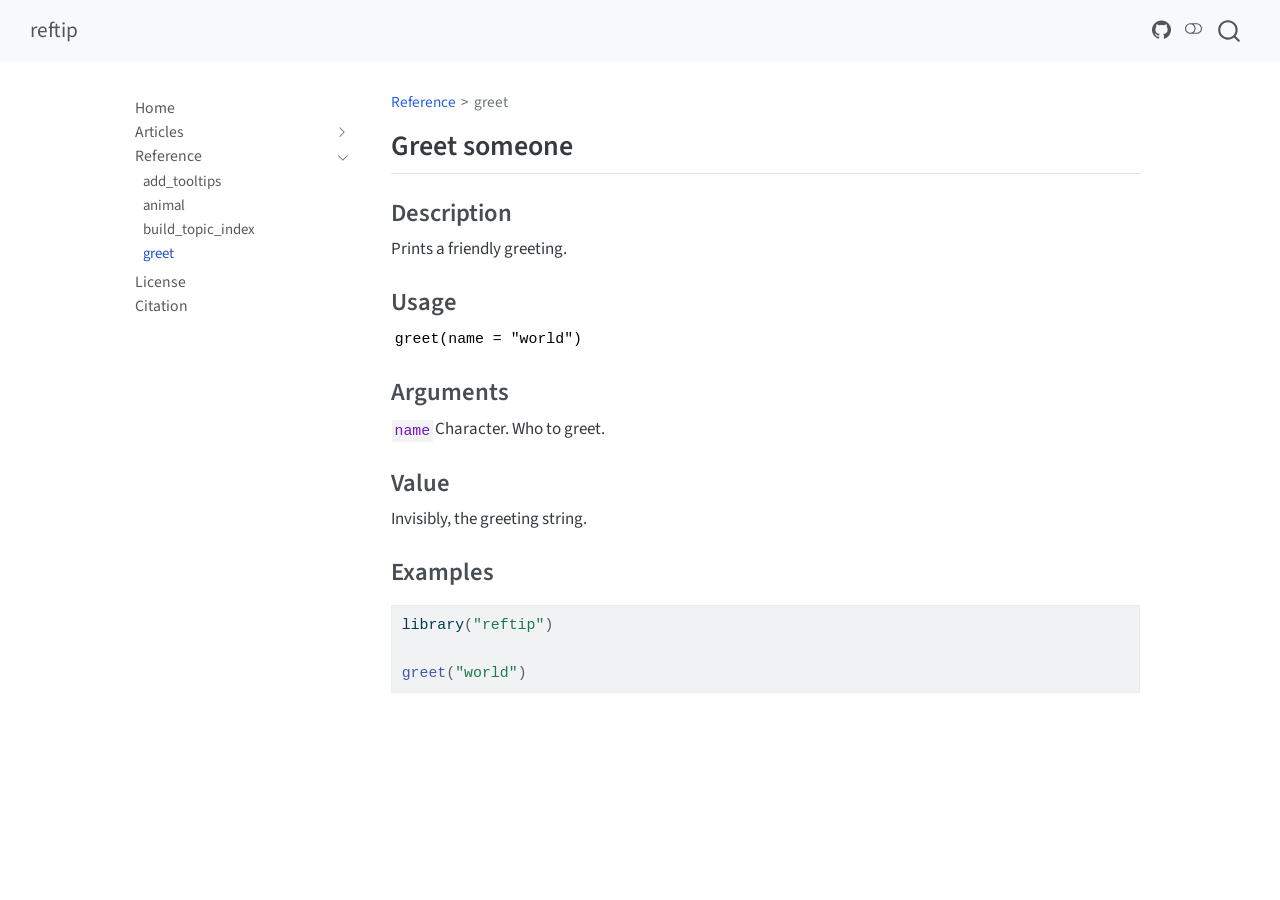
<file: man/greet.html>
<!DOCTYPE html>
<html xmlns="http://www.w3.org/1999/xhtml" lang="en" xml:lang="en"><head>
<meta http-equiv="Content-Type" content="text/html; charset=UTF-8">
<meta charset="utf-8">
<meta name="generator" content="quarto-1.10.19">
<meta name="viewport" content="width=device-width, initial-scale=1.0, user-scalable=yes">
<title>greet – reftip</title>
<style>
/* Default styles provided by pandoc.
** See https://pandoc.org/MANUAL.html#variables-for-html for config info.
*/
span.smallcaps{font-variant: small-caps;}
div.columns{display: flex; gap: 1.5em;}
div.column{flex: auto;}
@media screen {
div.columns{gap: min(4vw, 1.5em);}
div.column{overflow-x: auto;}
}
div.hanging-indent{margin-left: 1.5em; text-indent: -1.5em;}
ul.task-list{list-style: none;}
ul.task-list li input[type="checkbox"] {
  width: 0.8em;
  margin: 0 0.8em 0.2em -1em; /* quarto-specific, see https://github.com/quarto-dev/quarto-cli/issues/4556 */ 
  vertical-align: middle;
}
/* CSS for syntax highlighting */
html { -webkit-text-size-adjust: 100%; }
pre > code.sourceCode { white-space: pre; position: relative; }
pre > code.sourceCode > span { display: inline-block; line-height: 1.25; }
pre > code.sourceCode > span:empty { height: 1.2em; }
.sourceCode { overflow: visible; }
code.sourceCode > span { color: inherit; text-decoration: inherit; }
div.sourceCode { margin: 1em 0; }
pre.sourceCode { margin: 0; }
@media screen {
div.sourceCode { overflow: auto; }
}
@media print {
pre > code.sourceCode { white-space: pre-wrap; }
pre > code.sourceCode > span { text-indent: -5em; padding-left: 5em; }
}
pre.numberSource code
  { counter-reset: source-line 0; }
pre.numberSource code > span
  { position: relative; left: -4em; counter-increment: source-line; }
pre.numberSource code > span > a:first-child::before
  { content: counter(source-line);
    position: relative; left: -1em; text-align: right; vertical-align: baseline;
    border: none; display: inline-block;
    -webkit-touch-callout: none; -webkit-user-select: none;
    -khtml-user-select: none; -moz-user-select: none;
    -ms-user-select: none; user-select: none;
    padding: 0 4px; width: 4em;
  }
pre.numberSource { margin-left: 3em;  padding-left: 4px; }
div.sourceCode
  {   }
@media screen {
pre > code.sourceCode > span > a:first-child::before { text-decoration: underline; }
}
</style>

<script src="../site_libs/quarto-nav/quarto-nav.js"></script>
<script src="../site_libs/quarto-nav/headroom.min.js"></script>
<script src="../site_libs/clipboard/clipboard.min.js"></script>
<script src="../site_libs/quarto-search/autocomplete.umd.js"></script>
<script src="../site_libs/quarto-search/fuse.min.js"></script>
<script src="../site_libs/quarto-search/quarto-search.js"></script>
<meta name="quarto:offset" content="../">
<script src="../site_libs/quarto-html/quarto.js" type="module"></script>
<script src="../site_libs/quarto-html/tabsets/tabsets.js" type="module"></script>
<script src="../site_libs/quarto-html/popper.min.js"></script>
<script src="../site_libs/quarto-html/tippy.umd.min.js"></script>
<script src="../site_libs/quarto-html/anchor.min.js"></script>
<link href="../site_libs/quarto-html/tippy.css" rel="stylesheet">
<link href="../site_libs/quarto-html/quarto-syntax-highlighting-bf27225e3a48a9273f3daa8f8e829971.css" rel="stylesheet" class="quarto-color-scheme" id="quarto-text-highlighting-styles">
<link href="../site_libs/quarto-html/quarto-syntax-highlighting-dark-b626d73c4c936ccc3cb08be7d45d1df6.css" rel="stylesheet" class="quarto-color-scheme quarto-color-alternate" id="quarto-text-highlighting-styles">
<link href="../site_libs/quarto-html/quarto-syntax-highlighting-bf27225e3a48a9273f3daa8f8e829971.css" rel="stylesheet" class="quarto-color-scheme-extra" id="quarto-text-highlighting-styles">
<script src="../site_libs/bootstrap/bootstrap.min.js"></script>
<link href="../site_libs/bootstrap/bootstrap-icons.css" rel="stylesheet">
<link href="../site_libs/bootstrap/bootstrap-1deb56cad4490743328e3ad100c37e93.min.css" rel="stylesheet" append-hash="true" class="quarto-color-scheme" id="quarto-bootstrap" data-mode="light">
<link href="../site_libs/bootstrap/bootstrap-dark-f5364b49e66642d6ad6b839d3f61ce23.min.css" rel="stylesheet" append-hash="true" class="quarto-color-scheme quarto-color-alternate" id="quarto-bootstrap" data-mode="dark">
<link href="../site_libs/bootstrap/bootstrap-1deb56cad4490743328e3ad100c37e93.min.css" rel="stylesheet" append-hash="true" class="quarto-color-scheme-extra" id="quarto-bootstrap" data-mode="light"><script id="quarto-search-options" type="application/json">{
  "location": "navbar",
  "copy-button": false,
  "collapse-after": 3,
  "panel-placement": "end",
  "type": "overlay",
  "limit": 50,
  "keyboard-shortcut": [
    "f",
    "/",
    "s"
  ],
  "show-item-context": false,
  "language": {
    "search-no-results-text": "No results",
    "search-matching-documents-text": "matching documents",
    "search-copy-link-title": "Copy link to search",
    "search-hide-matches-text": "Hide additional matches",
    "search-more-match-text": "more match in this document",
    "search-more-matches-text": "more matches in this document",
    "search-clear-button-title": "Clear",
    "search-text-placeholder": "",
    "search-detached-cancel-button-title": "Cancel",
    "search-submit-button-title": "Submit",
    "search-label": "Search"
  }
}</script><script>
(function () {
  try {
    if (
      window.localStorage.getItem("quarto-color-scheme") === null &&
      window.matchMedia("(prefers-color-scheme: dark)").matches
    ) {
      window.localStorage.setItem("quarto-color-scheme", "alternate");
    }
  } catch (e) {
    // localStorage unavailable (e.g. file:// preview, blocked
    // storage) - fall back to Quarto's own light default.
  }
})();
</script>
<!-- reftip -->
<style>
.reftip-float{display:none;position:fixed;z-index:10000;min-width:220px;max-width:420px;background:var(--bs-body-bg,#1e1e1e);color:var(--bs-body-color,#eee);border:1px solid var(--bs-border-color,#444);border-radius:6px;padding:.5em .75em;font-size:.85em;line-height:1.4;box-shadow:0 4px 14px rgba(0,0,0,.35);white-space:normal;text-align:left;font-weight:normal;font-style:normal;}
.reftip-float .reftip-sig{display:block;white-space:pre-wrap;font-family:ui-monospace,SFMono-Regular,Consolas,monospace;font-weight:600;color:var(--bs-link-color,#9cdcfe);margin-bottom:.35em;background-color:transparent;padding:0;border-radius:0;}
.reftip-float .reftip-brief{margin:0;color:var(--bs-secondary-color,#ccc);}
a.reftip-ref{cursor:help;}
</style>
</head>
<body class="nav-sidebar floating nav-fixed fullcontent quarto-light"><script id="quarto-html-before-body" type="application/javascript">
    const toggleBodyColorMode = (bsSheetEl) => {
      const mode = bsSheetEl.getAttribute("data-mode");
      const bodyEl = window.document.querySelector("body");
      if (mode === "dark") {
        bodyEl.classList.add("quarto-dark");
        bodyEl.classList.remove("quarto-light");
      } else {
        bodyEl.classList.add("quarto-light");
        bodyEl.classList.remove("quarto-dark");
      }
    }
    const toggleBodyColorPrimary = () => {
      const bsSheetEl = window.document.querySelector("link#quarto-bootstrap:not([rel=disabled-stylesheet])");
      if (bsSheetEl) {
        toggleBodyColorMode(bsSheetEl);
      }
    }
    const setColorSchemeToggle = (alternate) => {
      const toggles = window.document.querySelectorAll('.quarto-color-scheme-toggle');
      for (let i=0; i < toggles.length; i++) {
        const toggle = toggles[i];
        if (toggle) {
          if (alternate) {
            toggle.classList.add("alternate");
          } else {
            toggle.classList.remove("alternate");
          }
        }
      }
    };
    const toggleColorMode = (alternate) => {
      // Switch the stylesheets
      const primaryStylesheets = window.document.querySelectorAll('link.quarto-color-scheme:not(.quarto-color-alternate)');
      const alternateStylesheets = window.document.querySelectorAll('link.quarto-color-scheme.quarto-color-alternate');
      manageTransitions('#quarto-margin-sidebar .nav-link', false);
      if (alternate) {
        // note: dark is layered on light, we don't disable primary!
        enableStylesheet(alternateStylesheets);
        for (const sheetNode of alternateStylesheets) {
          if (sheetNode.id === "quarto-bootstrap") {
            toggleBodyColorMode(sheetNode);
          }
        }
      } else {
        disableStylesheet(alternateStylesheets);
        enableStylesheet(primaryStylesheets)
        toggleBodyColorPrimary();
      }
      manageTransitions('#quarto-margin-sidebar .nav-link', true);
      // Switch the toggles
      setColorSchemeToggle(alternate)
      // Hack to workaround the fact that safari doesn't
      // properly recolor the scrollbar when toggling (#1455)
      if (navigator.userAgent.indexOf('Safari') > 0 && navigator.userAgent.indexOf('Chrome') == -1) {
        manageTransitions("body", false);
        window.scrollTo(0, 1);
        setTimeout(() => {
          window.scrollTo(0, 0);
          manageTransitions("body", true);
        }, 40);
      }
    }
    const disableStylesheet = (stylesheets) => {
      for (let i=0; i < stylesheets.length; i++) {
        const stylesheet = stylesheets[i];
        stylesheet.rel = 'disabled-stylesheet';
      }
    }
    const enableStylesheet = (stylesheets) => {
      for (let i=0; i < stylesheets.length; i++) {
        const stylesheet = stylesheets[i];
        if(stylesheet.rel !== 'stylesheet') { // for Chrome, which will still FOUC without this check
          stylesheet.rel = 'stylesheet';
        }
      }
    }
    const manageTransitions = (selector, allowTransitions) => {
      const els = window.document.querySelectorAll(selector);
      for (let i=0; i < els.length; i++) {
        const el = els[i];
        if (allowTransitions) {
          el.classList.remove('notransition');
        } else {
          el.classList.add('notransition');
        }
      }
    }
    const isFileUrl = () => {
      return window.location.protocol === 'file:';
    }
    const hasAlternateSentinel = () => {
      let styleSentinel = getColorSchemeSentinel();
      if (styleSentinel !== null) {
        return styleSentinel === "alternate";
      } else {
        return false;
      }
    }
    const setStyleSentinel = (alternate) => {
      const value = alternate ? "alternate" : "default";
      if (!isFileUrl()) {
        window.localStorage.setItem("quarto-color-scheme", value);
      } else {
        localAlternateSentinel = value;
      }
    }
    const getColorSchemeSentinel = () => {
      if (!isFileUrl()) {
        const storageValue = window.localStorage.getItem("quarto-color-scheme");
        return storageValue != null ? storageValue : localAlternateSentinel;
      } else {
        return localAlternateSentinel;
      }
    }
    const toggleGiscusIfUsed = (isAlternate, darkModeDefault) => {
      const baseTheme = document.querySelector('#giscus-base-theme')?.value ?? 'light';
      const alternateTheme = document.querySelector('#giscus-alt-theme')?.value ?? 'dark';
      let newTheme = '';
      if(authorPrefersDark) {
        newTheme = isAlternate ? baseTheme : alternateTheme;
      } else {
        newTheme = isAlternate ? alternateTheme : baseTheme;
      }
      const changeGiscusTheme = () => {
        // From: https://github.com/giscus/giscus/issues/336
        const sendMessage = (message) => {
          const iframe = document.querySelector('iframe.giscus-frame');
          if (!iframe) return;
          iframe.contentWindow.postMessage({ giscus: message }, 'https://giscus.app');
        }
        sendMessage({
          setConfig: {
            theme: newTheme
          }
        });
      }
      const isGiscussLoaded = window.document.querySelector('iframe.giscus-frame') !== null;
      if (isGiscussLoaded) {
        changeGiscusTheme();
      }
    };
    const authorPrefersDark = false;
    const darkModeDefault = authorPrefersDark;
      document.querySelector('link#quarto-text-highlighting-styles.quarto-color-scheme-extra').rel = 'disabled-stylesheet';
      document.querySelector('link#quarto-bootstrap.quarto-color-scheme-extra').rel = 'disabled-stylesheet';
    let localAlternateSentinel = darkModeDefault ? 'alternate' : 'default';
    // Dark / light mode switch
    window.quartoToggleColorScheme = () => {
      // Read the current dark / light value
      let toAlternate = !hasAlternateSentinel();
      toggleColorMode(toAlternate);
      setStyleSentinel(toAlternate);
      toggleGiscusIfUsed(toAlternate, darkModeDefault);
      window.dispatchEvent(new Event('resize'));
    };
    // Switch to dark mode if need be
    if (hasAlternateSentinel()) {
      toggleColorMode(true);
    } else {
      toggleColorMode(false);
    }
  </script>

<div id="quarto-search-results"></div>
  <header id="quarto-header" class="headroom fixed-top"><nav class="navbar navbar-expand-lg " data-bs-theme="dark"><div class="navbar-container container-fluid">
      <div class="navbar-brand-container mx-auto">
    <a class="navbar-brand" href="../index.html">
    <span class="navbar-title">reftip</span>
    </a>
  </div>
            <div id="quarto-search" class="" title="Search"></div>
          <button class="navbar-toggler" type="button" data-bs-toggle="collapse" data-bs-target="#navbarCollapse" aria-controls="navbarCollapse" role="menu" aria-expanded="false" aria-label="Toggle navigation" onclick="if (window.quartoToggleHeadroom) { window.quartoToggleHeadroom(); }">
  <span class="navbar-toggler-icon"></span>
</button>
          <div class="collapse navbar-collapse" id="navbarCollapse">
            <ul class="navbar-nav navbar-nav-scroll ms-auto">
<li class="nav-item compact">
    <a class="nav-link" href="https://github.com/BjarkeHautop/reftip"> <i class="bi bi-github" role="img" aria-label="reftip GitHub">
</i> 
<span class="menu-text"></span></a>
  </li>  
</ul>
</div> <!-- /navcollapse -->
            <div class="quarto-navbar-tools">
  <a href="" class="quarto-color-scheme-toggle quarto-navigation-tool  px-1" onclick="window.quartoToggleColorScheme(); return false;" title="Toggle dark mode"><i class="bi"></i></a>
</div>
      </div> <!-- /container-fluid -->
    </nav><nav class="quarto-secondary-nav"><div class="container-fluid d-flex">
      <button type="button" class="quarto-btn-toggle btn" data-bs-toggle="collapse" role="button" data-bs-target=".quarto-sidebar-collapse-item" aria-controls="quarto-sidebar" aria-expanded="false" aria-label="Toggle sidebar navigation" onclick="if (window.quartoToggleHeadroom) { window.quartoToggleHeadroom(); }">
        <i class="bi bi-layout-text-sidebar-reverse"></i>
      </button>
        <nav class="quarto-page-breadcrumbs" aria-label="breadcrumb"><ol class="breadcrumb"><li class="breadcrumb-item"><a href="../man/add_tooltips.html">Reference</a></li><li class="breadcrumb-item"><a href="../man/greet.html">greet</a></li></ol></nav>
        <a class="flex-grow-1" role="navigation" data-bs-toggle="collapse" data-bs-target=".quarto-sidebar-collapse-item" aria-controls="quarto-sidebar" aria-expanded="false" aria-label="Toggle sidebar navigation" onclick="if (window.quartoToggleHeadroom) { window.quartoToggleHeadroom(); }">      
        </a>
    </div>
  </nav></header><!-- content --><div id="quarto-content" class="quarto-container page-columns page-rows-contents page-layout-article page-navbar">
<!-- sidebar -->
  <nav id="quarto-sidebar" class="sidebar collapse collapse-horizontal quarto-sidebar-collapse-item sidebar-navigation floating overflow-auto"><div class="sidebar-menu-container"> 
    <ul class="list-unstyled mt-1">
<li class="sidebar-item">
  <div class="sidebar-item-container"> 
  <a href="../index.html" class="sidebar-item-text sidebar-link">
 <span class="menu-text">Home</span></a>
  </div>
</li>
        <li class="sidebar-item sidebar-item-section">
      <div class="sidebar-item-container"> 
            <a class="sidebar-item-text sidebar-link text-start collapsed" data-bs-toggle="collapse" data-bs-target="#quarto-sidebar-section-1" role="navigation" aria-expanded="false">
 <span class="menu-text">Articles</span></a>
          <a class="sidebar-item-toggle text-start collapsed" data-bs-toggle="collapse" data-bs-target="#quarto-sidebar-section-1" role="navigation" aria-expanded="false" aria-label="Toggle section">
            <i class="bi bi-chevron-right ms-2"></i>
          </a> 
      </div>
      <ul id="quarto-sidebar-section-1" class="collapse list-unstyled sidebar-section depth1 ">
<li class="sidebar-item">
  <div class="sidebar-item-container"> 
  <a href="../vignettes/demo.html" class="sidebar-item-text sidebar-link">
 <span class="menu-text">Live demo</span></a>
  </div>
</li>
      </ul>
</li>
        <li class="sidebar-item sidebar-item-section">
      <div class="sidebar-item-container"> 
            <a class="sidebar-item-text sidebar-link text-start" data-bs-toggle="collapse" data-bs-target="#quarto-sidebar-section-2" role="navigation" aria-expanded="true">
 <span class="menu-text">Reference</span></a>
          <a class="sidebar-item-toggle text-start" data-bs-toggle="collapse" data-bs-target="#quarto-sidebar-section-2" role="navigation" aria-expanded="true" aria-label="Toggle section">
            <i class="bi bi-chevron-right ms-2"></i>
          </a> 
      </div>
      <ul id="quarto-sidebar-section-2" class="collapse list-unstyled sidebar-section depth1 show">
<li class="sidebar-item">
  <div class="sidebar-item-container"> 
  <a href="../man/add_tooltips.html" class="sidebar-item-text sidebar-link">
 <span class="menu-text">add_tooltips</span></a>
  </div>
</li>
          <li class="sidebar-item">
  <div class="sidebar-item-container"> 
  <a href="../man/animal.html" class="sidebar-item-text sidebar-link">
 <span class="menu-text">animal</span></a>
  </div>
</li>
          <li class="sidebar-item">
  <div class="sidebar-item-container"> 
  <a href="../man/build_topic_index.html" class="sidebar-item-text sidebar-link">
 <span class="menu-text">build_topic_index</span></a>
  </div>
</li>
          <li class="sidebar-item">
  <div class="sidebar-item-container"> 
  <a href="../man/greet.html" class="sidebar-item-text sidebar-link active">
 <span class="menu-text">greet</span></a>
  </div>
</li>
      </ul>
</li>
        <li class="sidebar-item">
  <div class="sidebar-item-container"> 
  <a href="../LICENSE.html" class="sidebar-item-text sidebar-link">
 <span class="menu-text">License</span></a>
  </div>
</li>
        <li class="sidebar-item">
  <div class="sidebar-item-container"> 
  <a href="../CITATION.html" class="sidebar-item-text sidebar-link">
 <span class="menu-text">Citation</span></a>
  </div>
</li>
    </ul>
</div>
</nav><div id="quarto-sidebar-glass" class="quarto-sidebar-collapse-item" data-bs-toggle="collapse" data-bs-target=".quarto-sidebar-collapse-item"></div>
<!-- margin-sidebar -->
    
<!-- main -->
<main class="content" id="quarto-document-content"><header id="title-block-header" class="quarto-title-block"><nav class="quarto-page-breadcrumbs quarto-title-breadcrumbs d-none d-lg-block" aria-label="breadcrumb"><ol class="breadcrumb"><li class="breadcrumb-item"><a href="../man/add_tooltips.html">Reference</a></li><li class="breadcrumb-item"><a href="../man/greet.html">greet</a></li></ol></nav></header><section id="greet-someone" class="level2 unnumbered"><h2 class="unnumbered anchored" data-anchor-id="greet-someone">Greet someone</h2>
<section id="description" class="level3"><h3 class="anchored" data-anchor-id="description">Description</h3>
<p>Prints a friendly greeting.</p>
</section><section id="usage" class="level3"><h3 class="anchored" data-anchor-id="usage">Usage</h3>
<pre><code class="language-R">greet(name = "world")
</code></pre>
</section><section id="arguments" class="level3"><h3 class="anchored" data-anchor-id="arguments">Arguments</h3>
<table role="presentation"><tbody><tr>
<td style="white-space: collapse; font-family: monospace; vertical-align: top">
<code id="name">name</code>
</td>
<td>
Character. Who to greet.
</td>
</tr></tbody></table></section><section id="value" class="level3"><h3 class="anchored" data-anchor-id="value">Value</h3>
<p>Invisibly, the greeting string.</p>
</section><section id="examples" class="level3"><h3 class="anchored" data-anchor-id="examples">Examples</h3>
<div class="cell">
<div class="code-copy-outer-scaffold"><div class="sourceCode" id="cb1"><pre class="downlit sourceCode r code-with-copy"><code class="sourceCode R"><span><span class="kw"><a href="https://rdrr.io/r/base/library.html">library</a></span><span class="op">(</span><span class="st">"reftip"</span><span class="op">)</span></span>
<span></span>
<span><span class="fu"><a class="reftip-ref" data-reftip="t1" href="./greet.html">greet</a></span><span class="op">(</span><span class="st">"world"</span><span class="op">)</span></span></code></pre></div><button title="Copy to Clipboard" class="code-copy-button"><i class="bi"></i></button></div>
</div>


</section></section></main><!-- /main --><script id="quarto-html-after-body" type="application/javascript">
  window.document.addEventListener("DOMContentLoaded", function (event) {
    // Ensure there is a toggle, if there isn't float one in the top right
    if (window.document.querySelector('.quarto-color-scheme-toggle') === null) {
      const a = window.document.createElement('a');
      a.classList.add('top-right');
      a.classList.add('quarto-color-scheme-toggle');
      a.href = "";
      a.onclick = function() { try { window.quartoToggleColorScheme(); } catch {} return false; };
      const i = window.document.createElement("i");
      i.classList.add('bi');
      a.appendChild(i);
      window.document.body.appendChild(a);
    }
    setColorSchemeToggle(hasAlternateSentinel())
    const icon = "";
    const anchorJS = new window.AnchorJS();
    anchorJS.options = {
      placement: 'right',
      icon: icon
    };
    anchorJS.add('.anchored');
    const isCodeAnnotation = (el) => {
      for (const clz of el.classList) {
        if (clz.startsWith('code-annotation-')) {                     
          return true;
        }
      }
      return false;
    }
    const onCopySuccess = function(e) {
      // button target
      const button = e.trigger;
      // don't keep focus
      button.blur();
      // flash "checked"
      button.classList.add('code-copy-button-checked');
      var currentTitle = button.getAttribute("title");
      button.setAttribute("title", "Copied!");
      let tooltip;
      if (window.bootstrap) {
        button.setAttribute("data-bs-toggle", "tooltip");
        button.setAttribute("data-bs-placement", "left");
        button.setAttribute("data-bs-title", "Copied!");
        tooltip = new bootstrap.Tooltip(button, 
          { trigger: "manual", 
            customClass: "code-copy-button-tooltip",
            offset: [0, -8]});
        tooltip.show();    
      }
      setTimeout(function() {
        if (tooltip) {
          tooltip.hide();
          button.removeAttribute("data-bs-title");
          button.removeAttribute("data-bs-toggle");
          button.removeAttribute("data-bs-placement");
        }
        button.setAttribute("title", currentTitle);
        button.classList.remove('code-copy-button-checked');
      }, 1000);
      // clear code selection
      e.clearSelection();
    }
    const getTextToCopy = function(trigger) {
      const outerScaffold = trigger.parentElement.cloneNode(true);
      const codeEl = outerScaffold.querySelector('code');
      for (const childEl of codeEl.children) {
        if (isCodeAnnotation(childEl)) {
          childEl.remove();
        }
      }
      return codeEl.innerText;
    }
    const clipboard = new window.ClipboardJS('.code-copy-button:not([data-in-quarto-modal])', {
      text: getTextToCopy
    });
    clipboard.on('success', onCopySuccess);
    if (window.document.getElementById('quarto-embedded-source-code-modal')) {
      const clipboardModal = new window.ClipboardJS('.code-copy-button[data-in-quarto-modal]', {
        text: getTextToCopy,
        container: window.document.getElementById('quarto-embedded-source-code-modal')
      });
      clipboardModal.on('success', onCopySuccess);
    }
      var localhostRegex = new RegExp(/^(?:http|https):\/\/localhost\:?[0-9]*\//);
      var mailtoRegex = new RegExp(/^mailto:/);
        var filterRegex = new RegExp('/' + window.location.host + '/');
      var isInternal = (href) => {
          return filterRegex.test(href) || localhostRegex.test(href) || mailtoRegex.test(href);
      }
      // Inspect non-navigation links and adorn them if external
     var links = window.document.querySelectorAll('a[href]:not(.nav-link):not(.navbar-brand):not(.toc-action):not(.sidebar-link):not(.sidebar-item-toggle):not(.pagination-link):not(.no-external):not([aria-hidden]):not(.dropdown-item):not(.quarto-navigation-tool):not(.about-link)');
      for (var i=0; i<links.length; i++) {
        const link = links[i];
        if (!isInternal(link.href)) {
          // undo the damage that might have been done by quarto-nav.js in the case of
          // links that we want to consider external
          if (link.dataset.originalHref !== undefined) {
            link.href = link.dataset.originalHref;
          }
        }
      }
    function tippyHover(el, contentFn, onTriggerFn, onUntriggerFn) {
      const config = {
        allowHTML: true,
        maxWidth: 500,
        delay: 100,
        arrow: false,
        appendTo: function(el) {
            return el.parentElement;
        },
        interactive: true,
        interactiveBorder: 10,
        theme: 'quarto',
        placement: 'bottom-start',
      };
      if (contentFn) {
        config.content = contentFn;
      }
      if (onTriggerFn) {
        config.onTrigger = onTriggerFn;
      }
      if (onUntriggerFn) {
        config.onUntrigger = onUntriggerFn;
      }
      window.tippy(el, config); 
    }
    const noterefs = window.document.querySelectorAll('a[role="doc-noteref"]');
    for (var i=0; i<noterefs.length; i++) {
      const ref = noterefs[i];
      tippyHover(ref, function() {
        // use id or data attribute instead here
        let href = ref.getAttribute('data-footnote-href') || ref.getAttribute('href');
        try { href = new URL(href).hash; } catch {}
        const id = href.replace(/^#\/?/, "");
        const note = window.document.getElementById(id);
        if (note) {
          return note.innerHTML;
        } else {
          return "";
        }
      });
    }
    const xrefs = window.document.querySelectorAll('a.quarto-xref');
    const processXRef = (id, note) => {
      // Strip column container classes
      const stripColumnClz = (el) => {
        el.classList.remove("page-full", "page-columns");
        if (el.children) {
          for (const child of el.children) {
            stripColumnClz(child);
          }
        }
      }
      stripColumnClz(note)
      if (id === null || id.startsWith('sec-')) {
        // Special case sections, only their first couple elements
        const container = document.createElement("div");
        if (note.children && note.children.length > 2) {
          container.appendChild(note.children[0].cloneNode(true));
          for (let i = 1; i < note.children.length; i++) {
            const child = note.children[i];
            if (child.tagName === "P" && child.innerText === "") {
              continue;
            } else {
              container.appendChild(child.cloneNode(true));
              break;
            }
          }
          if (window.Quarto?.typesetMath) {
            window.Quarto.typesetMath(container);
          }
          return container.innerHTML
        } else {
          if (window.Quarto?.typesetMath) {
            window.Quarto.typesetMath(note);
          }
          return note.innerHTML;
        }
      } else {
        // Remove any anchor links if they are present
        const anchorLink = note.querySelector('a.anchorjs-link');
        if (anchorLink) {
          anchorLink.remove();
        }
        if (window.Quarto?.typesetMath) {
          window.Quarto.typesetMath(note);
        }
        if (note.classList.contains("callout")) {
          return note.outerHTML;
        } else {
          return note.innerHTML;
        }
      }
    }
    for (var i=0; i<xrefs.length; i++) {
      const xref = xrefs[i];
      tippyHover(xref, undefined, function(instance) {
        instance.disable();
        let url = xref.getAttribute('href');
        let hash = undefined; 
        if (url.startsWith('#')) {
          hash = url;
        } else {
          try { hash = new URL(url).hash; } catch {}
        }
        if (hash) {
          const id = hash.replace(/^#\/?/, "");
          const note = window.document.getElementById(id);
          if (note !== null) {
            try {
              const html = processXRef(id, note.cloneNode(true));
              instance.setContent(html);
            } finally {
              instance.enable();
              instance.show();
            }
          } else {
            // See if we can fetch this
            fetch(url.split('#')[0])
            .then(res => res.text())
            .then(html => {
              const parser = new DOMParser();
              const htmlDoc = parser.parseFromString(html, "text/html");
              const note = htmlDoc.getElementById(id);
              if (note !== null) {
                const html = processXRef(id, note);
                instance.setContent(html);
              } 
            }).finally(() => {
              instance.enable();
              instance.show();
            });
          }
        } else {
          // See if we can fetch a full url (with no hash to target)
          // This is a special case and we should probably do some content thinning / targeting
          fetch(url)
          .then(res => res.text())
          .then(html => {
            const parser = new DOMParser();
            const htmlDoc = parser.parseFromString(html, "text/html");
            const note = htmlDoc.querySelector('main.content');
            if (note !== null) {
              // This should only happen for chapter cross references
              // (since there is no id in the URL)
              // remove the first header
              if (note.children.length > 0 && note.children[0].tagName === "HEADER") {
                note.children[0].remove();
              }
              const html = processXRef(null, note);
              instance.setContent(html);
            } 
          }).finally(() => {
            instance.enable();
            instance.show();
          });
        }
      }, function(instance) {
      });
    }
        let selectedAnnoteEl;
        const selectorForAnnotation = ( cell, annotation) => {
          let cellAttr = 'data-code-cell="' + cell + '"';
          let lineAttr = 'data-code-annotation="' +  annotation + '"';
          const selector = 'span[' + cellAttr + '][' + lineAttr + ']';
          return selector;
        }
        const selectCodeLines = (annoteEl) => {
          const doc = window.document;
          const targetCell = annoteEl.getAttribute("data-target-cell");
          const targetAnnotation = annoteEl.getAttribute("data-target-annotation");
          const annoteSpan = window.document.querySelector(selectorForAnnotation(targetCell, targetAnnotation));
          const lines = annoteSpan.getAttribute("data-code-lines").split(",");
          const lineIds = lines.map((line) => {
            return targetCell + "-" + line;
          })
          let top = null;
          let height = null;
          let parent = null;
          if (lineIds.length > 0) {
              //compute the position of the single el (top and bottom and make a div)
              const el = window.document.getElementById(lineIds[0]);
              top = el.offsetTop;
              height = el.offsetHeight;
              parent = el.parentElement.parentElement;
            if (lineIds.length > 1) {
              const lastEl = window.document.getElementById(lineIds[lineIds.length - 1]);
              const bottom = lastEl.offsetTop + lastEl.offsetHeight;
              height = bottom - top;
            }
            if (top !== null && height !== null && parent !== null) {
              // cook up a div (if necessary) and position it 
              let div = window.document.getElementById("code-annotation-line-highlight");
              if (div === null) {
                div = window.document.createElement("div");
                div.setAttribute("id", "code-annotation-line-highlight");
                div.style.position = 'absolute';
                parent.appendChild(div);
              }
              div.style.top = top - 2 + "px";
              div.style.height = height + 4 + "px";
              div.style.left = 0;
              let gutterDiv = window.document.getElementById("code-annotation-line-highlight-gutter");
              if (gutterDiv === null) {
                gutterDiv = window.document.createElement("div");
                gutterDiv.setAttribute("id", "code-annotation-line-highlight-gutter");
                gutterDiv.style.position = 'absolute';
                const codeCell = window.document.getElementById(targetCell);
                const gutter = codeCell.querySelector('.code-annotation-gutter');
                gutter.appendChild(gutterDiv);
              }
              gutterDiv.style.top = top - 2 + "px";
              gutterDiv.style.height = height + 4 + "px";
            }
            selectedAnnoteEl = annoteEl;
          }
        };
        const unselectCodeLines = () => {
          const elementsIds = ["code-annotation-line-highlight", "code-annotation-line-highlight-gutter"];
          elementsIds.forEach((elId) => {
            const div = window.document.getElementById(elId);
            if (div) {
              div.remove();
            }
          });
          selectedAnnoteEl = undefined;
        };
          // Handle positioning of the toggle
      window.addEventListener(
        "resize",
        throttle(() => {
          elRect = undefined;
          if (selectedAnnoteEl) {
            selectCodeLines(selectedAnnoteEl);
          }
        }, 10)
      );
      function throttle(fn, ms) {
      let throttle = false;
      let timer;
        return (...args) => {
          if(!throttle) { // first call gets through
              fn.apply(this, args);
              throttle = true;
          } else { // all the others get throttled
              if(timer) clearTimeout(timer); // cancel #2
              timer = setTimeout(() => {
                fn.apply(this, args);
                timer = throttle = false;
              }, ms);
          }
        };
      }
        // Attach click handler to the DT
        const annoteDls = window.document.querySelectorAll('dt[data-target-cell]');
        for (const annoteDlNode of annoteDls) {
          annoteDlNode.addEventListener('click', (event) => {
            const clickedEl = event.target;
            if (clickedEl !== selectedAnnoteEl) {
              unselectCodeLines();
              const activeEl = window.document.querySelector('dt[data-target-cell].code-annotation-active');
              if (activeEl) {
                activeEl.classList.remove('code-annotation-active');
              }
              selectCodeLines(clickedEl);
              clickedEl.classList.add('code-annotation-active');
            } else {
              // Unselect the line
              unselectCodeLines();
              clickedEl.classList.remove('code-annotation-active');
            }
          });
        }
    const findCites = (el) => {
      const parentEl = el.parentElement;
      if (parentEl) {
        const cites = parentEl.dataset.cites;
        if (cites) {
          return {
            el,
            cites: cites.split(' ')
          };
        } else {
          return findCites(el.parentElement)
        }
      } else {
        return undefined;
      }
    };
    var bibliorefs = window.document.querySelectorAll('a[role="doc-biblioref"]');
    for (var i=0; i<bibliorefs.length; i++) {
      const ref = bibliorefs[i];
      const citeInfo = findCites(ref);
      if (citeInfo) {
        tippyHover(citeInfo.el, function() {
          var popup = window.document.createElement('div');
          citeInfo.cites.forEach(function(cite) {
            var citeDiv = window.document.createElement('div');
            citeDiv.classList.add('hanging-indent');
            citeDiv.classList.add('csl-entry');
            var biblioDiv = window.document.getElementById('ref-' + cite);
            if (biblioDiv) {
              citeDiv.innerHTML = biblioDiv.innerHTML;
            }
            popup.appendChild(citeDiv);
          });
          return popup.innerHTML;
        });
      }
    }
  });
  </script>
</div> <!-- /content -->



<div class="reftip-payload" hidden><div class="reftip-tip" data-for="t1"><code class="reftip-sig">greet(name = &quot;world&quot;)</code><span class="reftip-brief">Prints a friendly greeting.</span></div></div>
<script>
(function(){
  var payload = document.currentScript.previousElementSibling;
  var float = document.createElement('div');
  float.className = 'reftip-float';
  float.setAttribute('role', 'tooltip');
  document.body.appendChild(float);
  var hideTimer;
  function place(el){
    var r = el.getBoundingClientRect();
    var top = r.bottom + 6;
    var left = r.left;
    var maxLeft = window.innerWidth - float.offsetWidth - 8;
    if (left > maxLeft) left = Math.max(8, maxLeft);
    var maxTop = window.innerHeight - float.offsetHeight - 8;
    if (top > maxTop) top = Math.max(8, r.top - float.offsetHeight - 6);
    float.style.top = top + 'px';
    float.style.left = left + 'px';
  }
  function show(el){
    var key = el.getAttribute('data-reftip');
    var tip = payload.querySelector('[data-for="' + key + '"]');
    if (!tip) return;
    float.innerHTML = tip.innerHTML;
    float.style.display = 'block';
    place(el);
  }
  function hide(){ float.style.display = 'none'; }
  function cancelHide(){ clearTimeout(hideTimer); }
  function scheduleHide(){ hideTimer = setTimeout(hide, 150); }
  var links = document.querySelectorAll('a.reftip-ref');
  for (var i = 0; i < links.length; i++) {
    (function(el){
      el.addEventListener('mouseenter', function(){ cancelHide(); show(el); });
      el.addEventListener('mouseleave', scheduleHide);
      el.addEventListener('focus', function(){ show(el); });
      el.addEventListener('blur', hide);
    })(links[i]);
  }
  float.addEventListener('mouseenter', cancelHide);
  float.addEventListener('mouseleave', scheduleHide);
})();
</script>
</body></html>
</file>
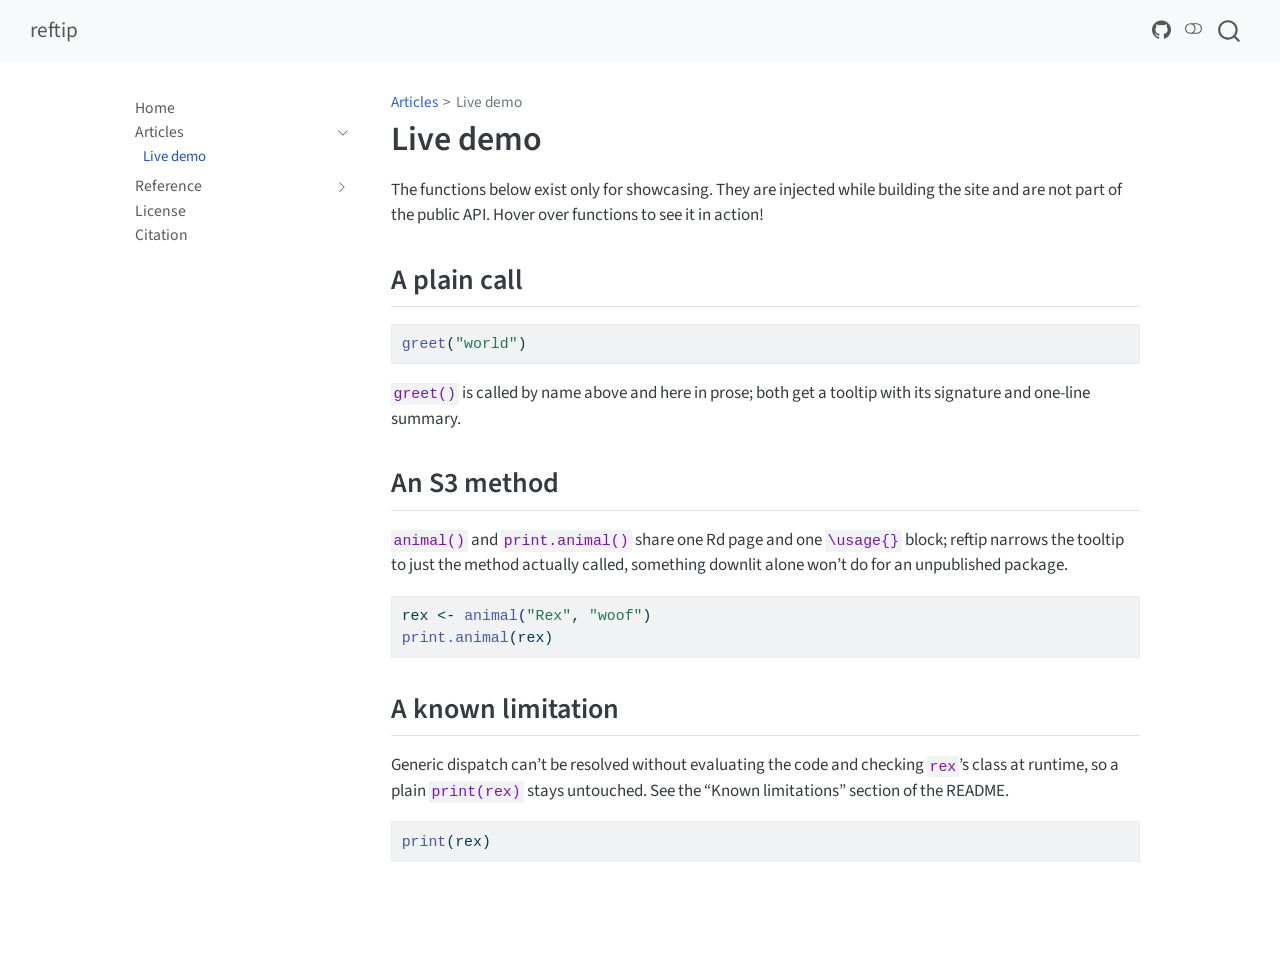
<file: vignettes/demo.html>
<!DOCTYPE html>
<html xmlns="http://www.w3.org/1999/xhtml" lang="en" xml:lang="en"><head>

<meta charset="utf-8">
<meta name="generator" content="quarto-1.10.19">

<meta name="viewport" content="width=device-width, initial-scale=1.0, user-scalable=yes">


<title>Live demo – reftip</title>
<style>
/* Default styles provided by pandoc.
** See https://pandoc.org/MANUAL.html#variables-for-html for config info.
*/
span.smallcaps{font-variant: small-caps;}
div.columns{display: flex; gap: 1.5em;}
div.column{flex: auto;}
@media screen {
div.columns{gap: min(4vw, 1.5em);}
div.column{overflow-x: auto;}
}
div.hanging-indent{margin-left: 1.5em; text-indent: -1.5em;}
ul.task-list{list-style: none;}
ul.task-list li input[type="checkbox"] {
  width: 0.8em;
  margin: 0 0.8em 0.2em -1em; /* quarto-specific, see https://github.com/quarto-dev/quarto-cli/issues/4556 */ 
  vertical-align: middle;
}
/* CSS for syntax highlighting */
html { -webkit-text-size-adjust: 100%; }
pre > code.sourceCode { white-space: pre; position: relative; }
pre > code.sourceCode > span { display: inline-block; line-height: 1.25; }
pre > code.sourceCode > span:empty { height: 1.2em; }
.sourceCode { overflow: visible; }
code.sourceCode > span { color: inherit; text-decoration: inherit; }
div.sourceCode { margin: 1em 0; }
pre.sourceCode { margin: 0; }
@media screen {
div.sourceCode { overflow: auto; }
}
@media print {
pre > code.sourceCode { white-space: pre-wrap; }
pre > code.sourceCode > span { text-indent: -5em; padding-left: 5em; }
}
pre.numberSource code
  { counter-reset: source-line 0; }
pre.numberSource code > span
  { position: relative; left: -4em; counter-increment: source-line; }
pre.numberSource code > span > a:first-child::before
  { content: counter(source-line);
    position: relative; left: -1em; text-align: right; vertical-align: baseline;
    border: none; display: inline-block;
    -webkit-touch-callout: none; -webkit-user-select: none;
    -khtml-user-select: none; -moz-user-select: none;
    -ms-user-select: none; user-select: none;
    padding: 0 4px; width: 4em;
  }
pre.numberSource { margin-left: 3em;  padding-left: 4px; }
div.sourceCode
  {   }
@media screen {
pre > code.sourceCode > span > a:first-child::before { text-decoration: underline; }
}
</style>


<script src="../site_libs/quarto-nav/quarto-nav.js"></script>
<script src="../site_libs/quarto-nav/headroom.min.js"></script>
<script src="../site_libs/clipboard/clipboard.min.js"></script>
<script src="../site_libs/quarto-search/autocomplete.umd.js"></script>
<script src="../site_libs/quarto-search/fuse.min.js"></script>
<script src="../site_libs/quarto-search/quarto-search.js"></script>
<meta name="quarto:offset" content="../">
<script src="../site_libs/quarto-html/quarto.js" type="module"></script>
<script src="../site_libs/quarto-html/tabsets/tabsets.js" type="module"></script>
<script src="../site_libs/quarto-html/popper.min.js"></script>
<script src="../site_libs/quarto-html/tippy.umd.min.js"></script>
<script src="../site_libs/quarto-html/anchor.min.js"></script>
<link href="../site_libs/quarto-html/tippy.css" rel="stylesheet">
<link href="../site_libs/quarto-html/quarto-syntax-highlighting-bf27225e3a48a9273f3daa8f8e829971.css" rel="stylesheet" class="quarto-color-scheme" id="quarto-text-highlighting-styles">
<link href="../site_libs/quarto-html/quarto-syntax-highlighting-dark-b626d73c4c936ccc3cb08be7d45d1df6.css" rel="stylesheet" class="quarto-color-scheme quarto-color-alternate" id="quarto-text-highlighting-styles">
<link href="../site_libs/quarto-html/quarto-syntax-highlighting-bf27225e3a48a9273f3daa8f8e829971.css" rel="stylesheet" class="quarto-color-scheme-extra" id="quarto-text-highlighting-styles">
<script src="../site_libs/bootstrap/bootstrap.min.js"></script>
<link href="../site_libs/bootstrap/bootstrap-icons.css" rel="stylesheet">
<link href="../site_libs/bootstrap/bootstrap-1deb56cad4490743328e3ad100c37e93.min.css" rel="stylesheet" append-hash="true" class="quarto-color-scheme" id="quarto-bootstrap" data-mode="light">
<link href="../site_libs/bootstrap/bootstrap-dark-f5364b49e66642d6ad6b839d3f61ce23.min.css" rel="stylesheet" append-hash="true" class="quarto-color-scheme quarto-color-alternate" id="quarto-bootstrap" data-mode="dark">
<link href="../site_libs/bootstrap/bootstrap-1deb56cad4490743328e3ad100c37e93.min.css" rel="stylesheet" append-hash="true" class="quarto-color-scheme-extra" id="quarto-bootstrap" data-mode="light">
<script id="quarto-search-options" type="application/json">{
  "location": "navbar",
  "copy-button": false,
  "collapse-after": 3,
  "panel-placement": "end",
  "type": "overlay",
  "limit": 50,
  "keyboard-shortcut": [
    "f",
    "/",
    "s"
  ],
  "show-item-context": false,
  "language": {
    "search-no-results-text": "No results",
    "search-matching-documents-text": "matching documents",
    "search-copy-link-title": "Copy link to search",
    "search-hide-matches-text": "Hide additional matches",
    "search-more-match-text": "more match in this document",
    "search-more-matches-text": "more matches in this document",
    "search-clear-button-title": "Clear",
    "search-text-placeholder": "",
    "search-detached-cancel-button-title": "Cancel",
    "search-submit-button-title": "Submit",
    "search-label": "Search"
  }
}</script>
<script>
(function () {
  try {
    if (
      window.localStorage.getItem("quarto-color-scheme") === null &&
      window.matchMedia("(prefers-color-scheme: dark)").matches
    ) {
      window.localStorage.setItem("quarto-color-scheme", "alternate");
    }
  } catch (e) {
    // localStorage unavailable (e.g. file:// preview, blocked
    // storage) - fall back to Quarto's own light default.
  }
})();
</script>


<!-- reftip -->
<style>
.reftip-float{display:none;position:fixed;z-index:10000;min-width:220px;max-width:420px;background:var(--bs-body-bg,#1e1e1e);color:var(--bs-body-color,#eee);border:1px solid var(--bs-border-color,#444);border-radius:6px;padding:.5em .75em;font-size:.85em;line-height:1.4;box-shadow:0 4px 14px rgba(0,0,0,.35);white-space:normal;text-align:left;font-weight:normal;font-style:normal;}
.reftip-float .reftip-sig{display:block;white-space:pre-wrap;font-family:ui-monospace,SFMono-Regular,Consolas,monospace;font-weight:600;color:var(--bs-link-color,#9cdcfe);margin-bottom:.35em;background-color:transparent;padding:0;border-radius:0;}
.reftip-float .reftip-brief{margin:0;color:var(--bs-secondary-color,#ccc);}
a.reftip-ref{cursor:help;}
</style>
</head>

<body class="nav-sidebar floating nav-fixed fullcontent quarto-light"><script id="quarto-html-before-body" type="application/javascript">
    const toggleBodyColorMode = (bsSheetEl) => {
      const mode = bsSheetEl.getAttribute("data-mode");
      const bodyEl = window.document.querySelector("body");
      if (mode === "dark") {
        bodyEl.classList.add("quarto-dark");
        bodyEl.classList.remove("quarto-light");
      } else {
        bodyEl.classList.add("quarto-light");
        bodyEl.classList.remove("quarto-dark");
      }
    }
    const toggleBodyColorPrimary = () => {
      const bsSheetEl = window.document.querySelector("link#quarto-bootstrap:not([rel=disabled-stylesheet])");
      if (bsSheetEl) {
        toggleBodyColorMode(bsSheetEl);
      }
    }
    const setColorSchemeToggle = (alternate) => {
      const toggles = window.document.querySelectorAll('.quarto-color-scheme-toggle');
      for (let i=0; i < toggles.length; i++) {
        const toggle = toggles[i];
        if (toggle) {
          if (alternate) {
            toggle.classList.add("alternate");
          } else {
            toggle.classList.remove("alternate");
          }
        }
      }
    };
    const toggleColorMode = (alternate) => {
      // Switch the stylesheets
      const primaryStylesheets = window.document.querySelectorAll('link.quarto-color-scheme:not(.quarto-color-alternate)');
      const alternateStylesheets = window.document.querySelectorAll('link.quarto-color-scheme.quarto-color-alternate');
      manageTransitions('#quarto-margin-sidebar .nav-link', false);
      if (alternate) {
        // note: dark is layered on light, we don't disable primary!
        enableStylesheet(alternateStylesheets);
        for (const sheetNode of alternateStylesheets) {
          if (sheetNode.id === "quarto-bootstrap") {
            toggleBodyColorMode(sheetNode);
          }
        }
      } else {
        disableStylesheet(alternateStylesheets);
        enableStylesheet(primaryStylesheets)
        toggleBodyColorPrimary();
      }
      manageTransitions('#quarto-margin-sidebar .nav-link', true);
      // Switch the toggles
      setColorSchemeToggle(alternate)
      // Hack to workaround the fact that safari doesn't
      // properly recolor the scrollbar when toggling (#1455)
      if (navigator.userAgent.indexOf('Safari') > 0 && navigator.userAgent.indexOf('Chrome') == -1) {
        manageTransitions("body", false);
        window.scrollTo(0, 1);
        setTimeout(() => {
          window.scrollTo(0, 0);
          manageTransitions("body", true);
        }, 40);
      }
    }
    const disableStylesheet = (stylesheets) => {
      for (let i=0; i < stylesheets.length; i++) {
        const stylesheet = stylesheets[i];
        stylesheet.rel = 'disabled-stylesheet';
      }
    }
    const enableStylesheet = (stylesheets) => {
      for (let i=0; i < stylesheets.length; i++) {
        const stylesheet = stylesheets[i];
        if(stylesheet.rel !== 'stylesheet') { // for Chrome, which will still FOUC without this check
          stylesheet.rel = 'stylesheet';
        }
      }
    }
    const manageTransitions = (selector, allowTransitions) => {
      const els = window.document.querySelectorAll(selector);
      for (let i=0; i < els.length; i++) {
        const el = els[i];
        if (allowTransitions) {
          el.classList.remove('notransition');
        } else {
          el.classList.add('notransition');
        }
      }
    }
    const isFileUrl = () => {
      return window.location.protocol === 'file:';
    }
    const hasAlternateSentinel = () => {
      let styleSentinel = getColorSchemeSentinel();
      if (styleSentinel !== null) {
        return styleSentinel === "alternate";
      } else {
        return false;
      }
    }
    const setStyleSentinel = (alternate) => {
      const value = alternate ? "alternate" : "default";
      if (!isFileUrl()) {
        window.localStorage.setItem("quarto-color-scheme", value);
      } else {
        localAlternateSentinel = value;
      }
    }
    const getColorSchemeSentinel = () => {
      if (!isFileUrl()) {
        const storageValue = window.localStorage.getItem("quarto-color-scheme");
        return storageValue != null ? storageValue : localAlternateSentinel;
      } else {
        return localAlternateSentinel;
      }
    }
    const toggleGiscusIfUsed = (isAlternate, darkModeDefault) => {
      const baseTheme = document.querySelector('#giscus-base-theme')?.value ?? 'light';
      const alternateTheme = document.querySelector('#giscus-alt-theme')?.value ?? 'dark';
      let newTheme = '';
      if(authorPrefersDark) {
        newTheme = isAlternate ? baseTheme : alternateTheme;
      } else {
        newTheme = isAlternate ? alternateTheme : baseTheme;
      }
      const changeGiscusTheme = () => {
        // From: https://github.com/giscus/giscus/issues/336
        const sendMessage = (message) => {
          const iframe = document.querySelector('iframe.giscus-frame');
          if (!iframe) return;
          iframe.contentWindow.postMessage({ giscus: message }, 'https://giscus.app');
        }
        sendMessage({
          setConfig: {
            theme: newTheme
          }
        });
      }
      const isGiscussLoaded = window.document.querySelector('iframe.giscus-frame') !== null;
      if (isGiscussLoaded) {
        changeGiscusTheme();
      }
    };
    const authorPrefersDark = false;
    const darkModeDefault = authorPrefersDark;
      document.querySelector('link#quarto-text-highlighting-styles.quarto-color-scheme-extra').rel = 'disabled-stylesheet';
      document.querySelector('link#quarto-bootstrap.quarto-color-scheme-extra').rel = 'disabled-stylesheet';
    let localAlternateSentinel = darkModeDefault ? 'alternate' : 'default';
    // Dark / light mode switch
    window.quartoToggleColorScheme = () => {
      // Read the current dark / light value
      let toAlternate = !hasAlternateSentinel();
      toggleColorMode(toAlternate);
      setStyleSentinel(toAlternate);
      toggleGiscusIfUsed(toAlternate, darkModeDefault);
      window.dispatchEvent(new Event('resize'));
    };
    // Switch to dark mode if need be
    if (hasAlternateSentinel()) {
      toggleColorMode(true);
    } else {
      toggleColorMode(false);
    }
  </script>

<div id="quarto-search-results"></div>
  <header id="quarto-header" class="headroom fixed-top">
    <nav class="navbar navbar-expand-lg " data-bs-theme="dark">
      <div class="navbar-container container-fluid">
      <div class="navbar-brand-container mx-auto">
    <a class="navbar-brand" href="../index.html">
    <span class="navbar-title">reftip</span>
    </a>
  </div>
            <div id="quarto-search" class="" title="Search"></div>
          <button class="navbar-toggler" type="button" data-bs-toggle="collapse" data-bs-target="#navbarCollapse" aria-controls="navbarCollapse" role="menu" aria-expanded="false" aria-label="Toggle navigation" onclick="if (window.quartoToggleHeadroom) { window.quartoToggleHeadroom(); }">
  <span class="navbar-toggler-icon"></span>
</button>
          <div class="collapse navbar-collapse" id="navbarCollapse">
            <ul class="navbar-nav navbar-nav-scroll ms-auto">
  <li class="nav-item compact">
    <a class="nav-link" href="https://github.com/BjarkeHautop/reftip"> <i class="bi bi-github" role="img" aria-label="reftip GitHub">
</i> 
<span class="menu-text"></span></a>
  </li>  
</ul>
          </div> <!-- /navcollapse -->
            <div class="quarto-navbar-tools">
  <a href="" class="quarto-color-scheme-toggle quarto-navigation-tool  px-1" onclick="window.quartoToggleColorScheme(); return false;" title="Toggle dark mode"><i class="bi"></i></a>
</div>
      </div> <!-- /container-fluid -->
    </nav>
  <nav class="quarto-secondary-nav">
    <div class="container-fluid d-flex">
      <button type="button" class="quarto-btn-toggle btn" data-bs-toggle="collapse" role="button" data-bs-target=".quarto-sidebar-collapse-item" aria-controls="quarto-sidebar" aria-expanded="false" aria-label="Toggle sidebar navigation" onclick="if (window.quartoToggleHeadroom) { window.quartoToggleHeadroom(); }">
        <i class="bi bi-layout-text-sidebar-reverse"></i>
      </button>
        <nav class="quarto-page-breadcrumbs" aria-label="breadcrumb"><ol class="breadcrumb"><li class="breadcrumb-item"><a href="../vignettes/demo.html">Articles</a></li><li class="breadcrumb-item"><a href="../vignettes/demo.html">Live demo</a></li></ol></nav>
        <a class="flex-grow-1" role="navigation" data-bs-toggle="collapse" data-bs-target=".quarto-sidebar-collapse-item" aria-controls="quarto-sidebar" aria-expanded="false" aria-label="Toggle sidebar navigation" onclick="if (window.quartoToggleHeadroom) { window.quartoToggleHeadroom(); }">      
        </a>
    </div>
  </nav>
</header>
<!-- content -->
<div id="quarto-content" class="quarto-container page-columns page-rows-contents page-layout-article page-navbar">
<!-- sidebar -->
  <nav id="quarto-sidebar" class="sidebar collapse collapse-horizontal quarto-sidebar-collapse-item sidebar-navigation floating overflow-auto">
    <div class="sidebar-menu-container"> 
    <ul class="list-unstyled mt-1">
        <li class="sidebar-item">
  <div class="sidebar-item-container"> 
  <a href="../index.html" class="sidebar-item-text sidebar-link">
 <span class="menu-text">Home</span></a>
  </div>
</li>
        <li class="sidebar-item sidebar-item-section">
      <div class="sidebar-item-container"> 
            <a class="sidebar-item-text sidebar-link text-start" data-bs-toggle="collapse" data-bs-target="#quarto-sidebar-section-1" role="navigation" aria-expanded="true">
 <span class="menu-text">Articles</span></a>
          <a class="sidebar-item-toggle text-start" data-bs-toggle="collapse" data-bs-target="#quarto-sidebar-section-1" role="navigation" aria-expanded="true" aria-label="Toggle section">
            <i class="bi bi-chevron-right ms-2"></i>
          </a> 
      </div>
      <ul id="quarto-sidebar-section-1" class="collapse list-unstyled sidebar-section depth1 show">  
          <li class="sidebar-item">
  <div class="sidebar-item-container"> 
  <a href="../vignettes/demo.html" class="sidebar-item-text sidebar-link active">
 <span class="menu-text">Live demo</span></a>
  </div>
</li>
      </ul>
  </li>
        <li class="sidebar-item sidebar-item-section">
      <div class="sidebar-item-container"> 
            <a class="sidebar-item-text sidebar-link text-start collapsed" data-bs-toggle="collapse" data-bs-target="#quarto-sidebar-section-2" role="navigation" aria-expanded="false">
 <span class="menu-text">Reference</span></a>
          <a class="sidebar-item-toggle text-start collapsed" data-bs-toggle="collapse" data-bs-target="#quarto-sidebar-section-2" role="navigation" aria-expanded="false" aria-label="Toggle section">
            <i class="bi bi-chevron-right ms-2"></i>
          </a> 
      </div>
      <ul id="quarto-sidebar-section-2" class="collapse list-unstyled sidebar-section depth1 ">  
          <li class="sidebar-item">
  <div class="sidebar-item-container"> 
  <a href="../man/add_tooltips.html" class="sidebar-item-text sidebar-link">
 <span class="menu-text">add_tooltips</span></a>
  </div>
</li>
          <li class="sidebar-item">
  <div class="sidebar-item-container"> 
  <a href="../man/animal.html" class="sidebar-item-text sidebar-link">
 <span class="menu-text">animal</span></a>
  </div>
</li>
          <li class="sidebar-item">
  <div class="sidebar-item-container"> 
  <a href="../man/build_topic_index.html" class="sidebar-item-text sidebar-link">
 <span class="menu-text">build_topic_index</span></a>
  </div>
</li>
          <li class="sidebar-item">
  <div class="sidebar-item-container"> 
  <a href="../man/greet.html" class="sidebar-item-text sidebar-link">
 <span class="menu-text">greet</span></a>
  </div>
</li>
      </ul>
  </li>
        <li class="sidebar-item">
  <div class="sidebar-item-container"> 
  <a href="../LICENSE.html" class="sidebar-item-text sidebar-link">
 <span class="menu-text">License</span></a>
  </div>
</li>
        <li class="sidebar-item">
  <div class="sidebar-item-container"> 
  <a href="../CITATION.html" class="sidebar-item-text sidebar-link">
 <span class="menu-text">Citation</span></a>
  </div>
</li>
    </ul>
    </div>
</nav>
<div id="quarto-sidebar-glass" class="quarto-sidebar-collapse-item" data-bs-toggle="collapse" data-bs-target=".quarto-sidebar-collapse-item"></div>
<!-- margin-sidebar -->
    
<!-- main -->
<main class="content" id="quarto-document-content">


<header id="title-block-header" class="quarto-title-block default"><nav class="quarto-page-breadcrumbs quarto-title-breadcrumbs d-none d-lg-block" aria-label="breadcrumb"><ol class="breadcrumb"><li class="breadcrumb-item"><a href="../vignettes/demo.html">Articles</a></li><li class="breadcrumb-item"><a href="../vignettes/demo.html">Live demo</a></li></ol></nav>
<div class="quarto-title">
<h1 class="title">Live demo</h1>
</div>



<div class="quarto-title-meta">

    
  
    
  </div>
  


</header>


<p>The functions below exist only for showcasing. They are injected while building the site and are not part of the public API. Hover over functions to see it in action!</p>
<section id="a-plain-call" class="level2">
<h2 class="anchored" data-anchor-id="a-plain-call">A plain call</h2>
<div class="code-copy-outer-scaffold"><div class="sourceCode" id="cb1"><pre class="sourceCode r code-with-copy"><code class="sourceCode r"><span id="cb1-1"><a href="#cb1-1" aria-hidden="true" tabindex="-1"></a><span class="fu"><a class="reftip-ref" data-reftip="t1" href="../man/greet.html">greet</a></span>(<span class="st">"world"</span>)</span></code></pre></div><button title="Copy to Clipboard" class="code-copy-button"><i class="bi"></i></button></div>
<p><code><a class="reftip-ref" data-reftip="t1" href="../man/greet.html">greet()</a></code> is called by name above and here in prose; both get a tooltip with its signature and one-line summary.</p>
</section>
<section id="an-s3-method" class="level2">
<h2 class="anchored" data-anchor-id="an-s3-method">An S3 method</h2>
<p><code><a class="reftip-ref" data-reftip="t2" href="../man/animal.html">animal()</a></code> and <code><a class="reftip-ref" data-reftip="t3" href="../man/animal.html">print.animal()</a></code> share one Rd page and one <code>\usage{}</code> block; reftip narrows the tooltip to just the method actually called, something downlit alone won’t do for an unpublished package.</p>
<div class="code-copy-outer-scaffold"><div class="sourceCode" id="cb2"><pre class="sourceCode r code-with-copy"><code class="sourceCode r"><span id="cb2-1"><a href="#cb2-1" aria-hidden="true" tabindex="-1"></a>rex <span class="ot">&lt;-</span> <span class="fu"><a class="reftip-ref" data-reftip="t2" href="../man/animal.html">animal</a></span>(<span class="st">"Rex"</span>, <span class="st">"woof"</span>)</span>
<span id="cb2-2"><a href="#cb2-2" aria-hidden="true" tabindex="-1"></a><span class="fu"><a class="reftip-ref" data-reftip="t3" href="../man/animal.html">print.animal</a></span>(rex)</span></code></pre></div><button title="Copy to Clipboard" class="code-copy-button"><i class="bi"></i></button></div>
</section>
<section id="a-known-limitation" class="level2">
<h2 class="anchored" data-anchor-id="a-known-limitation">A known limitation</h2>
<p>Generic dispatch can’t be resolved without evaluating the code and checking <code>rex</code>’s class at runtime, so a plain <code>print(rex)</code> stays untouched. See the “Known limitations” section of the README.</p>
<div class="code-copy-outer-scaffold"><div class="sourceCode" id="cb3"><pre class="sourceCode r code-with-copy"><code class="sourceCode r"><span id="cb3-1"><a href="#cb3-1" aria-hidden="true" tabindex="-1"></a><span class="fu">print</span>(rex)</span></code></pre></div><button title="Copy to Clipboard" class="code-copy-button"><i class="bi"></i></button></div>


</section>

</main> <!-- /main -->
<script id="quarto-html-after-body" type="application/javascript">
  window.document.addEventListener("DOMContentLoaded", function (event) {
    // Ensure there is a toggle, if there isn't float one in the top right
    if (window.document.querySelector('.quarto-color-scheme-toggle') === null) {
      const a = window.document.createElement('a');
      a.classList.add('top-right');
      a.classList.add('quarto-color-scheme-toggle');
      a.href = "";
      a.onclick = function() { try { window.quartoToggleColorScheme(); } catch {} return false; };
      const i = window.document.createElement("i");
      i.classList.add('bi');
      a.appendChild(i);
      window.document.body.appendChild(a);
    }
    setColorSchemeToggle(hasAlternateSentinel())
    const icon = "";
    const anchorJS = new window.AnchorJS();
    anchorJS.options = {
      placement: 'right',
      icon: icon
    };
    anchorJS.add('.anchored');
    const isCodeAnnotation = (el) => {
      for (const clz of el.classList) {
        if (clz.startsWith('code-annotation-')) {                     
          return true;
        }
      }
      return false;
    }
    const onCopySuccess = function(e) {
      // button target
      const button = e.trigger;
      // don't keep focus
      button.blur();
      // flash "checked"
      button.classList.add('code-copy-button-checked');
      var currentTitle = button.getAttribute("title");
      button.setAttribute("title", "Copied!");
      let tooltip;
      if (window.bootstrap) {
        button.setAttribute("data-bs-toggle", "tooltip");
        button.setAttribute("data-bs-placement", "left");
        button.setAttribute("data-bs-title", "Copied!");
        tooltip = new bootstrap.Tooltip(button, 
          { trigger: "manual", 
            customClass: "code-copy-button-tooltip",
            offset: [0, -8]});
        tooltip.show();    
      }
      setTimeout(function() {
        if (tooltip) {
          tooltip.hide();
          button.removeAttribute("data-bs-title");
          button.removeAttribute("data-bs-toggle");
          button.removeAttribute("data-bs-placement");
        }
        button.setAttribute("title", currentTitle);
        button.classList.remove('code-copy-button-checked');
      }, 1000);
      // clear code selection
      e.clearSelection();
    }
    const getTextToCopy = function(trigger) {
      const outerScaffold = trigger.parentElement.cloneNode(true);
      const codeEl = outerScaffold.querySelector('code');
      for (const childEl of codeEl.children) {
        if (isCodeAnnotation(childEl)) {
          childEl.remove();
        }
      }
      return codeEl.innerText;
    }
    const clipboard = new window.ClipboardJS('.code-copy-button:not([data-in-quarto-modal])', {
      text: getTextToCopy
    });
    clipboard.on('success', onCopySuccess);
    if (window.document.getElementById('quarto-embedded-source-code-modal')) {
      const clipboardModal = new window.ClipboardJS('.code-copy-button[data-in-quarto-modal]', {
        text: getTextToCopy,
        container: window.document.getElementById('quarto-embedded-source-code-modal')
      });
      clipboardModal.on('success', onCopySuccess);
    }
      var localhostRegex = new RegExp(/^(?:http|https):\/\/localhost\:?[0-9]*\//);
      var mailtoRegex = new RegExp(/^mailto:/);
        var filterRegex = new RegExp('/' + window.location.host + '/');
      var isInternal = (href) => {
          return filterRegex.test(href) || localhostRegex.test(href) || mailtoRegex.test(href);
      }
      // Inspect non-navigation links and adorn them if external
     var links = window.document.querySelectorAll('a[href]:not(.nav-link):not(.navbar-brand):not(.toc-action):not(.sidebar-link):not(.sidebar-item-toggle):not(.pagination-link):not(.no-external):not([aria-hidden]):not(.dropdown-item):not(.quarto-navigation-tool):not(.about-link)');
      for (var i=0; i<links.length; i++) {
        const link = links[i];
        if (!isInternal(link.href)) {
          // undo the damage that might have been done by quarto-nav.js in the case of
          // links that we want to consider external
          if (link.dataset.originalHref !== undefined) {
            link.href = link.dataset.originalHref;
          }
        }
      }
    function tippyHover(el, contentFn, onTriggerFn, onUntriggerFn) {
      const config = {
        allowHTML: true,
        maxWidth: 500,
        delay: 100,
        arrow: false,
        appendTo: function(el) {
            return el.parentElement;
        },
        interactive: true,
        interactiveBorder: 10,
        theme: 'quarto',
        placement: 'bottom-start',
      };
      if (contentFn) {
        config.content = contentFn;
      }
      if (onTriggerFn) {
        config.onTrigger = onTriggerFn;
      }
      if (onUntriggerFn) {
        config.onUntrigger = onUntriggerFn;
      }
      window.tippy(el, config); 
    }
    const noterefs = window.document.querySelectorAll('a[role="doc-noteref"]');
    for (var i=0; i<noterefs.length; i++) {
      const ref = noterefs[i];
      tippyHover(ref, function() {
        // use id or data attribute instead here
        let href = ref.getAttribute('data-footnote-href') || ref.getAttribute('href');
        try { href = new URL(href).hash; } catch {}
        const id = href.replace(/^#\/?/, "");
        const note = window.document.getElementById(id);
        if (note) {
          return note.innerHTML;
        } else {
          return "";
        }
      });
    }
    const xrefs = window.document.querySelectorAll('a.quarto-xref');
    const processXRef = (id, note) => {
      // Strip column container classes
      const stripColumnClz = (el) => {
        el.classList.remove("page-full", "page-columns");
        if (el.children) {
          for (const child of el.children) {
            stripColumnClz(child);
          }
        }
      }
      stripColumnClz(note)
      if (id === null || id.startsWith('sec-')) {
        // Special case sections, only their first couple elements
        const container = document.createElement("div");
        if (note.children && note.children.length > 2) {
          container.appendChild(note.children[0].cloneNode(true));
          for (let i = 1; i < note.children.length; i++) {
            const child = note.children[i];
            if (child.tagName === "P" && child.innerText === "") {
              continue;
            } else {
              container.appendChild(child.cloneNode(true));
              break;
            }
          }
          if (window.Quarto?.typesetMath) {
            window.Quarto.typesetMath(container);
          }
          return container.innerHTML
        } else {
          if (window.Quarto?.typesetMath) {
            window.Quarto.typesetMath(note);
          }
          return note.innerHTML;
        }
      } else {
        // Remove any anchor links if they are present
        const anchorLink = note.querySelector('a.anchorjs-link');
        if (anchorLink) {
          anchorLink.remove();
        }
        if (window.Quarto?.typesetMath) {
          window.Quarto.typesetMath(note);
        }
        if (note.classList.contains("callout")) {
          return note.outerHTML;
        } else {
          return note.innerHTML;
        }
      }
    }
    for (var i=0; i<xrefs.length; i++) {
      const xref = xrefs[i];
      tippyHover(xref, undefined, function(instance) {
        instance.disable();
        let url = xref.getAttribute('href');
        let hash = undefined; 
        if (url.startsWith('#')) {
          hash = url;
        } else {
          try { hash = new URL(url).hash; } catch {}
        }
        if (hash) {
          const id = hash.replace(/^#\/?/, "");
          const note = window.document.getElementById(id);
          if (note !== null) {
            try {
              const html = processXRef(id, note.cloneNode(true));
              instance.setContent(html);
            } finally {
              instance.enable();
              instance.show();
            }
          } else {
            // See if we can fetch this
            fetch(url.split('#')[0])
            .then(res => res.text())
            .then(html => {
              const parser = new DOMParser();
              const htmlDoc = parser.parseFromString(html, "text/html");
              const note = htmlDoc.getElementById(id);
              if (note !== null) {
                const html = processXRef(id, note);
                instance.setContent(html);
              } 
            }).finally(() => {
              instance.enable();
              instance.show();
            });
          }
        } else {
          // See if we can fetch a full url (with no hash to target)
          // This is a special case and we should probably do some content thinning / targeting
          fetch(url)
          .then(res => res.text())
          .then(html => {
            const parser = new DOMParser();
            const htmlDoc = parser.parseFromString(html, "text/html");
            const note = htmlDoc.querySelector('main.content');
            if (note !== null) {
              // This should only happen for chapter cross references
              // (since there is no id in the URL)
              // remove the first header
              if (note.children.length > 0 && note.children[0].tagName === "HEADER") {
                note.children[0].remove();
              }
              const html = processXRef(null, note);
              instance.setContent(html);
            } 
          }).finally(() => {
            instance.enable();
            instance.show();
          });
        }
      }, function(instance) {
      });
    }
        let selectedAnnoteEl;
        const selectorForAnnotation = ( cell, annotation) => {
          let cellAttr = 'data-code-cell="' + cell + '"';
          let lineAttr = 'data-code-annotation="' +  annotation + '"';
          const selector = 'span[' + cellAttr + '][' + lineAttr + ']';
          return selector;
        }
        const selectCodeLines = (annoteEl) => {
          const doc = window.document;
          const targetCell = annoteEl.getAttribute("data-target-cell");
          const targetAnnotation = annoteEl.getAttribute("data-target-annotation");
          const annoteSpan = window.document.querySelector(selectorForAnnotation(targetCell, targetAnnotation));
          const lines = annoteSpan.getAttribute("data-code-lines").split(",");
          const lineIds = lines.map((line) => {
            return targetCell + "-" + line;
          })
          let top = null;
          let height = null;
          let parent = null;
          if (lineIds.length > 0) {
              //compute the position of the single el (top and bottom and make a div)
              const el = window.document.getElementById(lineIds[0]);
              top = el.offsetTop;
              height = el.offsetHeight;
              parent = el.parentElement.parentElement;
            if (lineIds.length > 1) {
              const lastEl = window.document.getElementById(lineIds[lineIds.length - 1]);
              const bottom = lastEl.offsetTop + lastEl.offsetHeight;
              height = bottom - top;
            }
            if (top !== null && height !== null && parent !== null) {
              // cook up a div (if necessary) and position it 
              let div = window.document.getElementById("code-annotation-line-highlight");
              if (div === null) {
                div = window.document.createElement("div");
                div.setAttribute("id", "code-annotation-line-highlight");
                div.style.position = 'absolute';
                parent.appendChild(div);
              }
              div.style.top = top - 2 + "px";
              div.style.height = height + 4 + "px";
              div.style.left = 0;
              let gutterDiv = window.document.getElementById("code-annotation-line-highlight-gutter");
              if (gutterDiv === null) {
                gutterDiv = window.document.createElement("div");
                gutterDiv.setAttribute("id", "code-annotation-line-highlight-gutter");
                gutterDiv.style.position = 'absolute';
                const codeCell = window.document.getElementById(targetCell);
                const gutter = codeCell.querySelector('.code-annotation-gutter');
                gutter.appendChild(gutterDiv);
              }
              gutterDiv.style.top = top - 2 + "px";
              gutterDiv.style.height = height + 4 + "px";
            }
            selectedAnnoteEl = annoteEl;
          }
        };
        const unselectCodeLines = () => {
          const elementsIds = ["code-annotation-line-highlight", "code-annotation-line-highlight-gutter"];
          elementsIds.forEach((elId) => {
            const div = window.document.getElementById(elId);
            if (div) {
              div.remove();
            }
          });
          selectedAnnoteEl = undefined;
        };
          // Handle positioning of the toggle
      window.addEventListener(
        "resize",
        throttle(() => {
          elRect = undefined;
          if (selectedAnnoteEl) {
            selectCodeLines(selectedAnnoteEl);
          }
        }, 10)
      );
      function throttle(fn, ms) {
      let throttle = false;
      let timer;
        return (...args) => {
          if(!throttle) { // first call gets through
              fn.apply(this, args);
              throttle = true;
          } else { // all the others get throttled
              if(timer) clearTimeout(timer); // cancel #2
              timer = setTimeout(() => {
                fn.apply(this, args);
                timer = throttle = false;
              }, ms);
          }
        };
      }
        // Attach click handler to the DT
        const annoteDls = window.document.querySelectorAll('dt[data-target-cell]');
        for (const annoteDlNode of annoteDls) {
          annoteDlNode.addEventListener('click', (event) => {
            const clickedEl = event.target;
            if (clickedEl !== selectedAnnoteEl) {
              unselectCodeLines();
              const activeEl = window.document.querySelector('dt[data-target-cell].code-annotation-active');
              if (activeEl) {
                activeEl.classList.remove('code-annotation-active');
              }
              selectCodeLines(clickedEl);
              clickedEl.classList.add('code-annotation-active');
            } else {
              // Unselect the line
              unselectCodeLines();
              clickedEl.classList.remove('code-annotation-active');
            }
          });
        }
    const findCites = (el) => {
      const parentEl = el.parentElement;
      if (parentEl) {
        const cites = parentEl.dataset.cites;
        if (cites) {
          return {
            el,
            cites: cites.split(' ')
          };
        } else {
          return findCites(el.parentElement)
        }
      } else {
        return undefined;
      }
    };
    var bibliorefs = window.document.querySelectorAll('a[role="doc-biblioref"]');
    for (var i=0; i<bibliorefs.length; i++) {
      const ref = bibliorefs[i];
      const citeInfo = findCites(ref);
      if (citeInfo) {
        tippyHover(citeInfo.el, function() {
          var popup = window.document.createElement('div');
          citeInfo.cites.forEach(function(cite) {
            var citeDiv = window.document.createElement('div');
            citeDiv.classList.add('hanging-indent');
            citeDiv.classList.add('csl-entry');
            var biblioDiv = window.document.getElementById('ref-' + cite);
            if (biblioDiv) {
              citeDiv.innerHTML = biblioDiv.innerHTML;
            }
            popup.appendChild(citeDiv);
          });
          return popup.innerHTML;
        });
      }
    }
  });
  </script>
</div> <!-- /content -->




<div class="reftip-payload" hidden><div class="reftip-tip" data-for="t1"><code class="reftip-sig">greet(name = &quot;world&quot;)</code><span class="reftip-brief">Prints a friendly greeting.</span></div><div class="reftip-tip" data-for="t2"><code class="reftip-sig">animal(name, sound)</code><span class="reftip-brief">A minimal S3 class.</span></div><div class="reftip-tip" data-for="t3"><code class="reftip-sig">print.animal(x, ...)</code><span class="reftip-brief">A minimal S3 class.</span></div></div>
<script>
(function(){
  var payload = document.currentScript.previousElementSibling;
  var float = document.createElement('div');
  float.className = 'reftip-float';
  float.setAttribute('role', 'tooltip');
  document.body.appendChild(float);
  var hideTimer;
  function place(el){
    var r = el.getBoundingClientRect();
    var top = r.bottom + 6;
    var left = r.left;
    var maxLeft = window.innerWidth - float.offsetWidth - 8;
    if (left > maxLeft) left = Math.max(8, maxLeft);
    var maxTop = window.innerHeight - float.offsetHeight - 8;
    if (top > maxTop) top = Math.max(8, r.top - float.offsetHeight - 6);
    float.style.top = top + 'px';
    float.style.left = left + 'px';
  }
  function show(el){
    var key = el.getAttribute('data-reftip');
    var tip = payload.querySelector('[data-for="' + key + '"]');
    if (!tip) return;
    float.innerHTML = tip.innerHTML;
    float.style.display = 'block';
    place(el);
  }
  function hide(){ float.style.display = 'none'; }
  function cancelHide(){ clearTimeout(hideTimer); }
  function scheduleHide(){ hideTimer = setTimeout(hide, 150); }
  var links = document.querySelectorAll('a.reftip-ref');
  for (var i = 0; i < links.length; i++) {
    (function(el){
      el.addEventListener('mouseenter', function(){ cancelHide(); show(el); });
      el.addEventListener('mouseleave', scheduleHide);
      el.addEventListener('focus', function(){ show(el); });
      el.addEventListener('blur', hide);
    })(links[i]);
  }
  float.addEventListener('mouseenter', cancelHide);
  float.addEventListener('mouseleave', scheduleHide);
})();
</script>
</body></html>
</file>
<file: site_libs/quarto-html/tippy.css>
.tippy-box[data-animation=fade][data-state=hidden]{opacity:0}[data-tippy-root]{max-width:calc(100vw - 10px)}.tippy-box{position:relative;background-color:#333;color:#fff;border-radius:4px;font-size:14px;line-height:1.4;white-space:normal;outline:0;transition-property:transform,visibility,opacity}.tippy-box[data-placement^=top]>.tippy-arrow{bottom:0}.tippy-box[data-placement^=top]>.tippy-arrow:before{bottom:-7px;left:0;border-width:8px 8px 0;border-top-color:initial;transform-origin:center top}.tippy-box[data-placement^=bottom]>.tippy-arrow{top:0}.tippy-box[data-placement^=bottom]>.tippy-arrow:before{top:-7px;left:0;border-width:0 8px 8px;border-bottom-color:initial;transform-origin:center bottom}.tippy-box[data-placement^=left]>.tippy-arrow{right:0}.tippy-box[data-placement^=left]>.tippy-arrow:before{border-width:8px 0 8px 8px;border-left-color:initial;right:-7px;transform-origin:center left}.tippy-box[data-placement^=right]>.tippy-arrow{left:0}.tippy-box[data-placement^=right]>.tippy-arrow:before{left:-7px;border-width:8px 8px 8px 0;border-right-color:initial;transform-origin:center right}.tippy-box[data-inertia][data-state=visible]{transition-timing-function:cubic-bezier(.54,1.5,.38,1.11)}.tippy-arrow{width:16px;height:16px;color:#333}.tippy-arrow:before{content:"";position:absolute;border-color:transparent;border-style:solid}.tippy-content{position:relative;padding:5px 9px;z-index:1}
</file>
<file: site_libs/quarto-html/quarto-syntax-highlighting-bf27225e3a48a9273f3daa8f8e829971.css>
/* quarto syntax highlight colors */
:root {
  --quarto-hl-ot-color: #003B4F;
  --quarto-hl-at-color: #657422;
  --quarto-hl-ss-color: #20794D;
  --quarto-hl-an-color: #5E5E5E;
  --quarto-hl-fu-color: #4758AB;
  --quarto-hl-st-color: #20794D;
  --quarto-hl-cf-color: #003B4F;
  --quarto-hl-op-color: #5E5E5E;
  --quarto-hl-er-color: #AD0000;
  --quarto-hl-bn-color: #AD0000;
  --quarto-hl-al-color: #AD0000;
  --quarto-hl-va-color: #111111;
  --quarto-hl-bu-color: inherit;
  --quarto-hl-ex-color: inherit;
  --quarto-hl-pp-color: #AD0000;
  --quarto-hl-in-color: #5E5E5E;
  --quarto-hl-vs-color: #20794D;
  --quarto-hl-wa-color: #5E5E5E;
  --quarto-hl-do-color: #5E5E5E;
  --quarto-hl-im-color: #00769E;
  --quarto-hl-ch-color: #20794D;
  --quarto-hl-dt-color: #AD0000;
  --quarto-hl-fl-color: #AD0000;
  --quarto-hl-co-color: #5E5E5E;
  --quarto-hl-cv-color: #5E5E5E;
  --quarto-hl-cn-color: #8f5902;
  --quarto-hl-sc-color: #5E5E5E;
  --quarto-hl-dv-color: #AD0000;
  --quarto-hl-kw-color: #003B4F;
}

/* other quarto variables */
:root {
  --quarto-font-monospace: SFMono-Regular, Menlo, Monaco, Consolas, "Liberation Mono", "Courier New", monospace;
}

/* syntax highlight based on Pandoc's rules */
pre > code.sourceCode > span {
  color: #003B4F;
}

code.sourceCode > span {
  color: #003B4F;
}

div.sourceCode,
div.sourceCode pre.sourceCode {
  color: #003B4F;
}

/* Normal */
code span {
  color: #003B4F;
}

/* Alert */
code span.al {
  color: #AD0000;
  font-style: inherit;
}

/* Annotation */
code span.an {
  color: #5E5E5E;
  font-style: inherit;
}

/* Attribute */
code span.at {
  color: #657422;
  font-style: inherit;
}

/* BaseN */
code span.bn {
  color: #AD0000;
  font-style: inherit;
}

/* BuiltIn */
code span.bu {
  font-style: inherit;
}

/* ControlFlow */
code span.cf {
  color: #003B4F;
  font-weight: bold;
  font-style: inherit;
}

/* Char */
code span.ch {
  color: #20794D;
  font-style: inherit;
}

/* Constant */
code span.cn {
  color: #8f5902;
  font-style: inherit;
}

/* Comment */
code span.co {
  color: #5E5E5E;
  font-style: inherit;
}

/* CommentVar */
code span.cv {
  color: #5E5E5E;
  font-style: italic;
}

/* Documentation */
code span.do {
  color: #5E5E5E;
  font-style: italic;
}

/* DataType */
code span.dt {
  color: #AD0000;
  font-style: inherit;
}

/* DecVal */
code span.dv {
  color: #AD0000;
  font-style: inherit;
}

/* Error */
code span.er {
  color: #AD0000;
  font-style: inherit;
}

/* Extension */
code span.ex {
  font-style: inherit;
}

/* Float */
code span.fl {
  color: #AD0000;
  font-style: inherit;
}

/* Function */
code span.fu {
  color: #4758AB;
  font-style: inherit;
}

/* Import */
code span.im {
  color: #00769E;
  font-style: inherit;
}

/* Information */
code span.in {
  color: #5E5E5E;
  font-style: inherit;
}

/* Keyword */
code span.kw {
  color: #003B4F;
  font-weight: bold;
  font-style: inherit;
}

/* Operator */
code span.op {
  color: #5E5E5E;
  font-style: inherit;
}

/* Other */
code span.ot {
  color: #003B4F;
  font-style: inherit;
}

/* Preprocessor */
code span.pp {
  color: #AD0000;
  font-style: inherit;
}

/* SpecialChar */
code span.sc {
  color: #5E5E5E;
  font-style: inherit;
}

/* SpecialString */
code span.ss {
  color: #20794D;
  font-style: inherit;
}

/* String */
code span.st {
  color: #20794D;
  font-style: inherit;
}

/* Variable */
code span.va {
  color: #111111;
  font-style: inherit;
}

/* VerbatimString */
code span.vs {
  color: #20794D;
  font-style: inherit;
}

/* Warning */
code span.wa {
  color: #5E5E5E;
  font-style: italic;
}

.prevent-inlining {
  content: "</";
}

/*# sourceMappingURL=8be38f48d34c45af72792cbd699585e7.css.map */
</file>
<file: site_libs/quarto-html/quarto-syntax-highlighting-dark-b626d73c4c936ccc3cb08be7d45d1df6.css>
/* quarto syntax highlight colors */
:root {
  --quarto-hl-al-color: #f07178;
  --quarto-hl-an-color: #d4d0ab;
  --quarto-hl-at-color: #00e0e0;
  --quarto-hl-bn-color: #d4d0ab;
  --quarto-hl-bu-color: #abe338;
  --quarto-hl-ch-color: #abe338;
  --quarto-hl-co-color: #f8f8f2;
  --quarto-hl-cv-color: #ffd700;
  --quarto-hl-cn-color: #ffd700;
  --quarto-hl-cf-color: #ffa07a;
  --quarto-hl-dt-color: #ffa07a;
  --quarto-hl-dv-color: #d4d0ab;
  --quarto-hl-do-color: #f8f8f2;
  --quarto-hl-er-color: #f07178;
  --quarto-hl-ex-color: #00e0e0;
  --quarto-hl-fl-color: #d4d0ab;
  --quarto-hl-fu-color: #ffa07a;
  --quarto-hl-im-color: #abe338;
  --quarto-hl-in-color: #d4d0ab;
  --quarto-hl-kw-color: #ffa07a;
  --quarto-hl-op-color: #ffa07a;
  --quarto-hl-ot-color: #00e0e0;
  --quarto-hl-pp-color: #dcc6e0;
  --quarto-hl-re-color: #00e0e0;
  --quarto-hl-sc-color: #abe338;
  --quarto-hl-ss-color: #abe338;
  --quarto-hl-st-color: #abe338;
  --quarto-hl-va-color: #00e0e0;
  --quarto-hl-vs-color: #abe338;
  --quarto-hl-wa-color: #dcc6e0;
}

/* other quarto variables */
:root {
  --quarto-font-monospace: SFMono-Regular, Menlo, Monaco, Consolas, "Liberation Mono", "Courier New", monospace;
}

/* syntax highlight based on Pandoc's rules */
pre > code.sourceCode > span {
  color: #f8f8f2;
}

code.sourceCode > span {
  color: #f8f8f2;
}

div.sourceCode,
div.sourceCode pre.sourceCode {
  color: #f8f8f2;
}

/* Normal */
code span {
  color: #f8f8f2;
}

/* Alert */
code span.al {
  color: #f07178;
}

/* Annotation */
code span.an {
  color: #d4d0ab;
}

/* Attribute */
code span.at {
  color: #00e0e0;
}

/* BaseN */
code span.bn {
  color: #d4d0ab;
}

/* BuiltIn */
code span.bu {
  color: #abe338;
}

/* ControlFlow */
code span.cf {
  font-weight: bold;
  color: #ffa07a;
}

/* Char */
code span.ch {
  color: #abe338;
}

/* Constant */
code span.cn {
  color: #ffd700;
}

/* Comment */
code span.co {
  font-style: italic;
  color: #f8f8f2;
}

/* CommentVar */
code span.cv {
  color: #ffd700;
}

/* Documentation */
code span.do {
  color: #f8f8f2;
}

/* DataType */
code span.dt {
  color: #ffa07a;
}

/* DecVal */
code span.dv {
  color: #d4d0ab;
}

/* Error */
code span.er {
  color: #f07178;
  text-decoration: underline;
}

/* Extension */
code span.ex {
  font-weight: bold;
  color: #00e0e0;
}

/* Float */
code span.fl {
  color: #d4d0ab;
}

/* Function */
code span.fu {
  color: #ffa07a;
}

/* Import */
code span.im {
  color: #abe338;
}

/* Information */
code span.in {
  color: #d4d0ab;
}

/* Keyword */
code span.kw {
  font-weight: bold;
  color: #ffa07a;
}

/* Operator */
code span.op {
  color: #ffa07a;
}

/* Other */
code span.ot {
  color: #00e0e0;
}

/* Preprocessor */
code span.pp {
  color: #dcc6e0;
}

/* RegionMarker */
code span.re {
  background-color: #f8f8f2;
  color: #00e0e0;
}

/* SpecialChar */
code span.sc {
  color: #abe338;
}

/* SpecialString */
code span.ss {
  color: #abe338;
}

/* String */
code span.st {
  color: #abe338;
}

/* Variable */
code span.va {
  color: #00e0e0;
}

/* VerbatimString */
code span.vs {
  color: #abe338;
}

/* Warning */
code span.wa {
  color: #dcc6e0;
}

.prevent-inlining {
  content: "</";
}

/*# sourceMappingURL=a269c63e8167c3ae395728e86feb0848.css.map */
</file>
<file: site_libs/quarto-html/quarto-syntax-highlighting-64a204ab8560d761af7679ceaba22944.css>
/* quarto syntax highlight colors */
:root {
  --quarto-hl-ot-color: #003B4F;
  --quarto-hl-at-color: #657422;
  --quarto-hl-ss-color: #20794D;
  --quarto-hl-an-color: #5E5E5E;
  --quarto-hl-fu-color: #4758AB;
  --quarto-hl-st-color: #20794D;
  --quarto-hl-cf-color: #003B4F;
  --quarto-hl-op-color: #5E5E5E;
  --quarto-hl-er-color: #AD0000;
  --quarto-hl-bn-color: #AD0000;
  --quarto-hl-al-color: #AD0000;
  --quarto-hl-va-color: #111111;
  --quarto-hl-bu-color: inherit;
  --quarto-hl-ex-color: inherit;
  --quarto-hl-pp-color: #AD0000;
  --quarto-hl-in-color: #5E5E5E;
  --quarto-hl-vs-color: #20794D;
  --quarto-hl-wa-color: #5E5E5E;
  --quarto-hl-do-color: #5E5E5E;
  --quarto-hl-im-color: #00769E;
  --quarto-hl-ch-color: #20794D;
  --quarto-hl-dt-color: #AD0000;
  --quarto-hl-fl-color: #AD0000;
  --quarto-hl-co-color: #5E5E5E;
  --quarto-hl-cv-color: #5E5E5E;
  --quarto-hl-cn-color: #8f5902;
  --quarto-hl-sc-color: #5E5E5E;
  --quarto-hl-dv-color: #AD0000;
  --quarto-hl-kw-color: #003B4F;
}

/* other quarto variables */
:root {
  --quarto-font-monospace: SFMono-Regular, Menlo, Monaco, Consolas, "Liberation Mono", "Courier New", monospace;
}

/* syntax highlight based on Pandoc's rules */
pre > code.sourceCode > span {
  color: #003B4F;
}

code.sourceCode > span {
  color: #003B4F;
}

div.sourceCode,
div.sourceCode pre.sourceCode {
  color: #003B4F;
}

/* Normal */
code span {
  color: #003B4F;
}

/* Alert */
code span.al {
  color: #AD0000;
  font-style: inherit;
}

/* Annotation */
code span.an {
  color: #5E5E5E;
  font-style: inherit;
}

/* Attribute */
code span.at {
  color: #657422;
  font-style: inherit;
}

/* BaseN */
code span.bn {
  color: #AD0000;
  font-style: inherit;
}

/* BuiltIn */
code span.bu {
  font-style: inherit;
}

/* ControlFlow */
code span.cf {
  color: #003B4F;
  font-weight: bold;
  font-style: inherit;
}

/* Char */
code span.ch {
  color: #20794D;
  font-style: inherit;
}

/* Constant */
code span.cn {
  color: #8f5902;
  font-style: inherit;
}

/* Comment */
code span.co {
  color: #5E5E5E;
  font-style: inherit;
}

/* CommentVar */
code span.cv {
  color: #5E5E5E;
  font-style: italic;
}

/* Documentation */
code span.do {
  color: #5E5E5E;
  font-style: italic;
}

/* DataType */
code span.dt {
  color: #AD0000;
  font-style: inherit;
}

/* DecVal */
code span.dv {
  color: #AD0000;
  font-style: inherit;
}

/* Error */
code span.er {
  color: #AD0000;
  font-style: inherit;
}

/* Extension */
code span.ex {
  font-style: inherit;
}

/* Float */
code span.fl {
  color: #AD0000;
  font-style: inherit;
}

/* Function */
code span.fu {
  color: #4758AB;
  font-style: inherit;
}

/* Import */
code span.im {
  color: #00769E;
  font-style: inherit;
}

/* Information */
code span.in {
  color: #5E5E5E;
  font-style: inherit;
}

/* Keyword */
code span.kw {
  color: #003B4F;
  font-weight: bold;
  font-style: inherit;
}

/* Operator */
code span.op {
  color: #5E5E5E;
  font-style: inherit;
}

/* Other */
code span.ot {
  color: #003B4F;
  font-style: inherit;
}

/* Preprocessor */
code span.pp {
  color: #AD0000;
  font-style: inherit;
}

/* SpecialChar */
code span.sc {
  color: #5E5E5E;
  font-style: inherit;
}

/* SpecialString */
code span.ss {
  color: #20794D;
  font-style: inherit;
}

/* String */
code span.st {
  color: #20794D;
  font-style: inherit;
}

/* Variable */
code span.va {
  color: #111111;
  font-style: inherit;
}

/* VerbatimString */
code span.vs {
  color: #20794D;
  font-style: inherit;
}

/* Warning */
code span.wa {
  color: #5E5E5E;
  font-style: italic;
}

.prevent-inlining {
  content: "</";
}

/*# sourceMappingURL=9d8d5bb603a83b8298b89080a598c93b.css.map */
</file>
<file: site_libs/quarto-html/quarto-syntax-highlighting-dark-b85bc7c33db8c58e0ec93c3465666fed.css>
/* quarto syntax highlight colors */
:root {
  --quarto-hl-al-color: #f07178;
  --quarto-hl-an-color: #d4d0ab;
  --quarto-hl-at-color: #00e0e0;
  --quarto-hl-bn-color: #d4d0ab;
  --quarto-hl-bu-color: #abe338;
  --quarto-hl-ch-color: #abe338;
  --quarto-hl-co-color: #f8f8f2;
  --quarto-hl-cv-color: #ffd700;
  --quarto-hl-cn-color: #ffd700;
  --quarto-hl-cf-color: #ffa07a;
  --quarto-hl-dt-color: #ffa07a;
  --quarto-hl-dv-color: #d4d0ab;
  --quarto-hl-do-color: #f8f8f2;
  --quarto-hl-er-color: #f07178;
  --quarto-hl-ex-color: #00e0e0;
  --quarto-hl-fl-color: #d4d0ab;
  --quarto-hl-fu-color: #ffa07a;
  --quarto-hl-im-color: #abe338;
  --quarto-hl-in-color: #d4d0ab;
  --quarto-hl-kw-color: #ffa07a;
  --quarto-hl-op-color: #ffa07a;
  --quarto-hl-ot-color: #00e0e0;
  --quarto-hl-pp-color: #dcc6e0;
  --quarto-hl-re-color: #00e0e0;
  --quarto-hl-sc-color: #abe338;
  --quarto-hl-ss-color: #abe338;
  --quarto-hl-st-color: #abe338;
  --quarto-hl-va-color: #00e0e0;
  --quarto-hl-vs-color: #abe338;
  --quarto-hl-wa-color: #dcc6e0;
}

/* other quarto variables */
:root {
  --quarto-font-monospace: SFMono-Regular, Menlo, Monaco, Consolas, "Liberation Mono", "Courier New", monospace;
}

/* syntax highlight based on Pandoc's rules */
pre > code.sourceCode > span {
  color: #f8f8f2;
}

code.sourceCode > span {
  color: #f8f8f2;
}

div.sourceCode,
div.sourceCode pre.sourceCode {
  color: #f8f8f2;
}

/* Normal */
code span {
  color: #f8f8f2;
}

/* Alert */
code span.al {
  color: #f07178;
}

/* Annotation */
code span.an {
  color: #d4d0ab;
}

/* Attribute */
code span.at {
  color: #00e0e0;
}

/* BaseN */
code span.bn {
  color: #d4d0ab;
}

/* BuiltIn */
code span.bu {
  color: #abe338;
}

/* ControlFlow */
code span.cf {
  font-weight: bold;
  color: #ffa07a;
}

/* Char */
code span.ch {
  color: #abe338;
}

/* Constant */
code span.cn {
  color: #ffd700;
}

/* Comment */
code span.co {
  font-style: italic;
  color: #f8f8f2;
}

/* CommentVar */
code span.cv {
  color: #ffd700;
}

/* Documentation */
code span.do {
  color: #f8f8f2;
}

/* DataType */
code span.dt {
  color: #ffa07a;
}

/* DecVal */
code span.dv {
  color: #d4d0ab;
}

/* Error */
code span.er {
  color: #f07178;
  text-decoration: underline;
}

/* Extension */
code span.ex {
  font-weight: bold;
  color: #00e0e0;
}

/* Float */
code span.fl {
  color: #d4d0ab;
}

/* Function */
code span.fu {
  color: #ffa07a;
}

/* Import */
code span.im {
  color: #abe338;
}

/* Information */
code span.in {
  color: #d4d0ab;
}

/* Keyword */
code span.kw {
  font-weight: bold;
  color: #ffa07a;
}

/* Operator */
code span.op {
  color: #ffa07a;
}

/* Other */
code span.ot {
  color: #00e0e0;
}

/* Preprocessor */
code span.pp {
  color: #dcc6e0;
}

/* RegionMarker */
code span.re {
  background-color: #f8f8f2;
  color: #00e0e0;
}

/* SpecialChar */
code span.sc {
  color: #abe338;
}

/* SpecialString */
code span.ss {
  color: #abe338;
}

/* String */
code span.st {
  color: #abe338;
}

/* Variable */
code span.va {
  color: #00e0e0;
}

/* VerbatimString */
code span.vs {
  color: #abe338;
}

/* Warning */
code span.wa {
  color: #dcc6e0;
}

.prevent-inlining {
  content: "</";
}

/*# sourceMappingURL=4ed8f1090dec6531da29ab00902aa718.css.map */
</file>
